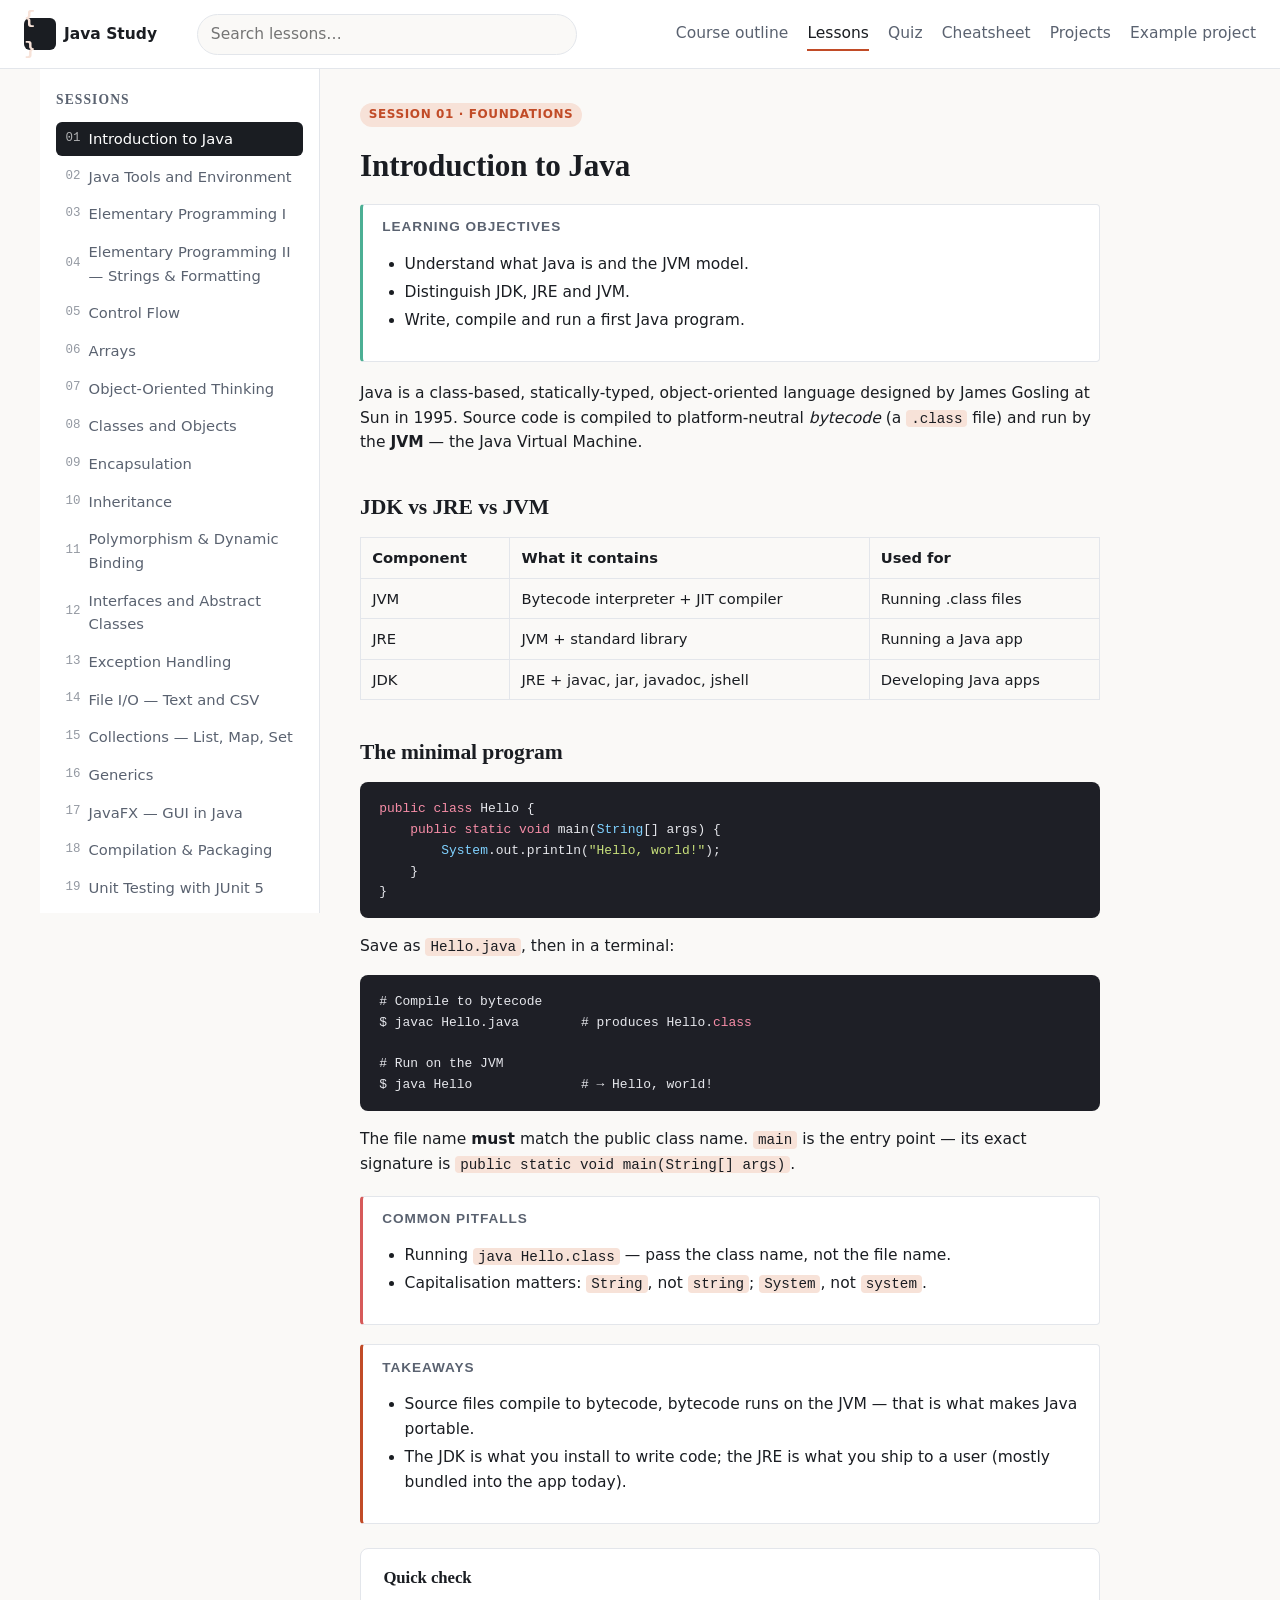
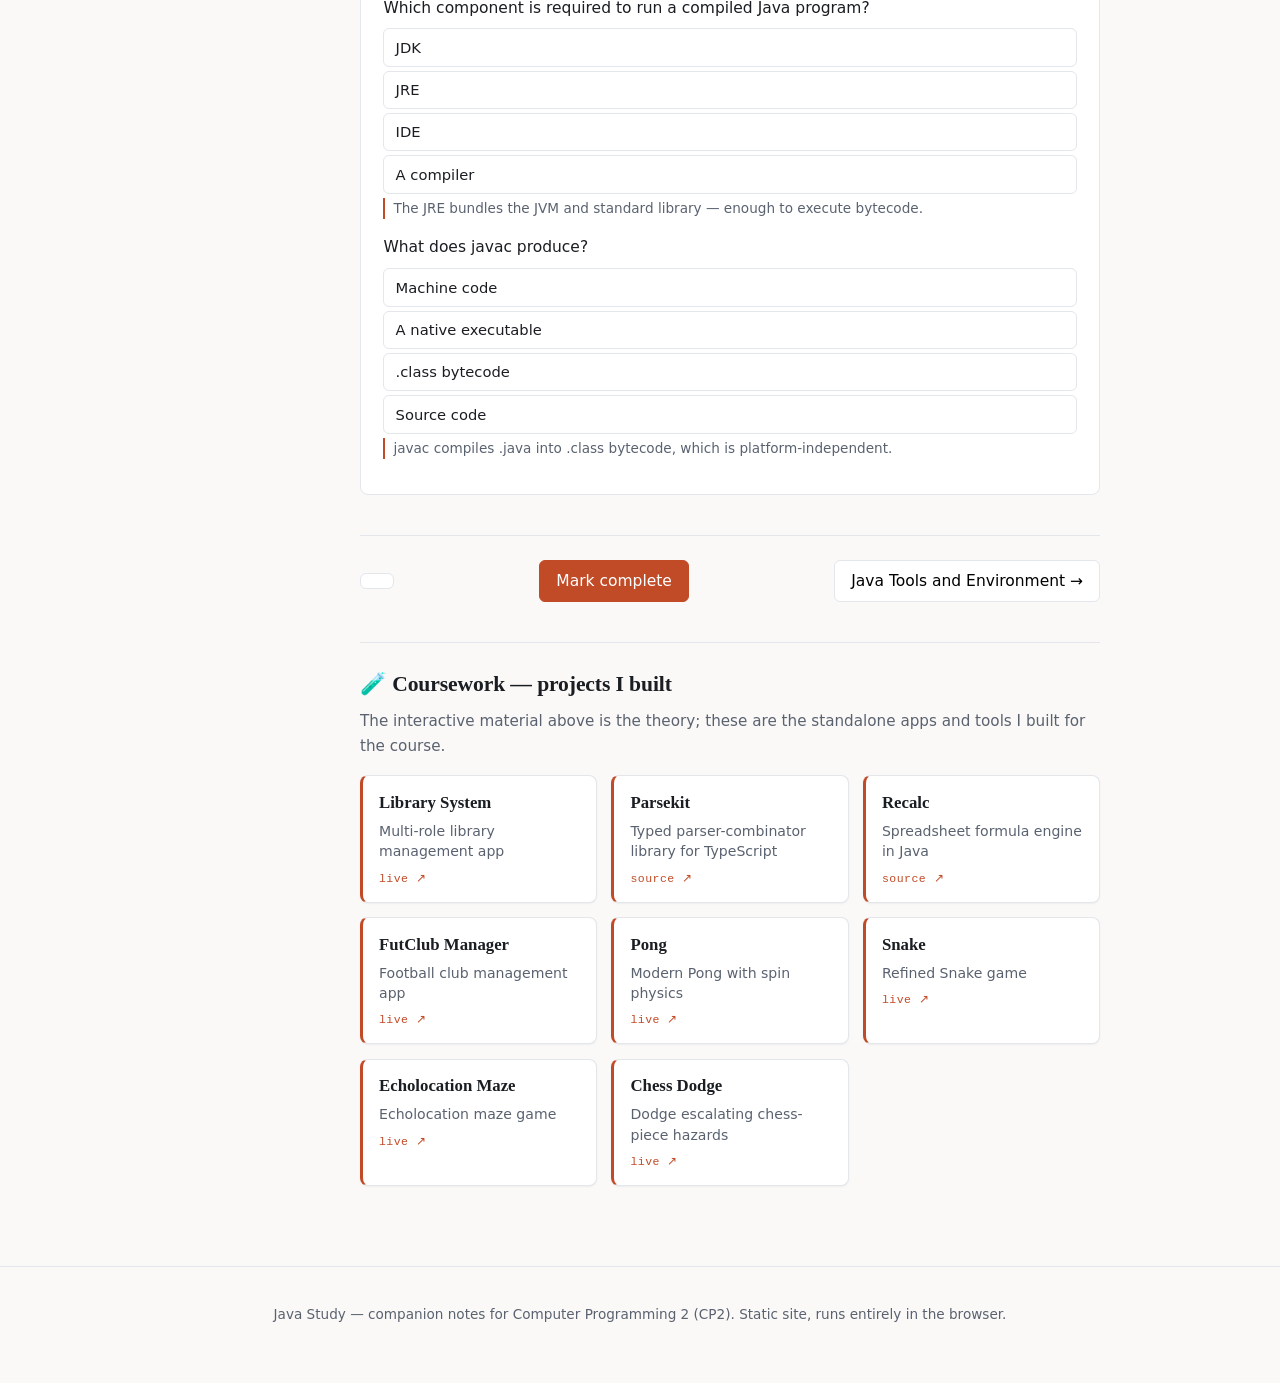
<file: index.html>
<!doctype html>
<html lang="en">
<head>
  <meta charset="utf-8" />
  <meta name="viewport" content="width=device-width, initial-scale=1" />
  <title>Java Study — Computer Programming 2</title>
  <link rel="stylesheet" href="css/styles.css" />
</head>
<body>
  <header id="topbar">
    <a href="#" class="brand">
      <span class="logo">{ }</span>
      <span>Java Study</span>
    </a>
    <div class="search">
      <input id="search" type="search" placeholder="Search lessons…" />
    </div>
    <nav>
      <a href="course.html" id="nav-course">Course outline</a>
      <a href="#" id="nav-lessons" class="active">Lessons</a>
      <a href="#quiz" id="nav-quiz">Quiz</a>
      <a href="#reference" id="nav-ref">Cheatsheet</a>
      <a href="#coursework" id="nav-coursework">Projects</a>
      <a href="./project.html" id="nav-project">Example project</a>
    </nav>
  </header>

  <div id="layout">
    <aside id="sidebar">
      <h2>Sessions</h2>
      <ol id="lesson-list"></ol>
      <div id="progress-box">
        <div class="bar"><div id="progress-fill"></div></div>
        <p id="progress-label">0 / 0 lessons complete</p>
        <button id="reset-progress">Reset progress</button>
      </div>
    </aside>

    <main id="main">
      <article id="lesson" class="view"></article>

      <section id="view-quiz" class="view" hidden>
        <h1>Quiz mode</h1>
        <p class="lede">Mixed questions across all the topics on the left. Twelve at a time, scored at the end.</p>
        <div id="quiz-root"></div>
      </section>

      <section id="view-reference" class="view" hidden>
        <h1>Quick reference</h1>
        <div id="reference-root"></div>
      </section>

      <section id="coursework">
        <h2>🧪 Coursework — projects I built</h2>
        <p class="muted">The interactive material above is the theory; these are the standalone apps and tools I built for the course.</p>
        <div class="proj-grid">
          <a class="proj-card" href="https://andreaisabelmontana.github.io/library-system/" target="_blank" rel="noopener"><b>Library System</b><span>Multi-role library management app</span></a>
          <a class="proj-card src" href="https://github.com/andreaisabelmontana/parsekit" target="_blank" rel="noopener"><b>Parsekit</b><span>Typed parser-combinator library for TypeScript</span></a>
          <a class="proj-card src" href="https://github.com/andreaisabelmontana/recalc" target="_blank" rel="noopener"><b>Recalc</b><span>Spreadsheet formula engine in Java</span></a>
          <a class="proj-card" href="https://andreaisabelmontana.github.io/futclub-manager/" target="_blank" rel="noopener"><b>FutClub Manager</b><span>Football club management app</span></a>
          <a class="proj-card" href="https://andreaisabelmontana.github.io/pong/" target="_blank" rel="noopener"><b>Pong</b><span>Modern Pong with spin physics</span></a>
          <a class="proj-card" href="https://andreaisabelmontana.github.io/snake/" target="_blank" rel="noopener"><b>Snake</b><span>Refined Snake game</span></a>
          <a class="proj-card" href="https://andreaisabelmontana.github.io/echolocation-maze/" target="_blank" rel="noopener"><b>Echolocation Maze</b><span>Echolocation maze game</span></a>
          <a class="proj-card" href="https://andreaisabelmontana.github.io/chess-dodge-game/" target="_blank" rel="noopener"><b>Chess Dodge</b><span>Dodge escalating chess-piece hazards</span></a>
        </div>
      </section>
    </main>
  </div>

  <footer>
    <p>Java Study — companion notes for Computer Programming 2 (CP2). Static site, runs entirely in the browser.</p>
  </footer>

  <div id="toast-root"></div>

  <script src="js/content.js"></script>
  <script src="js/quiz.js"></script>
  <script src="js/app.js"></script>
</body>
</html>
</file>
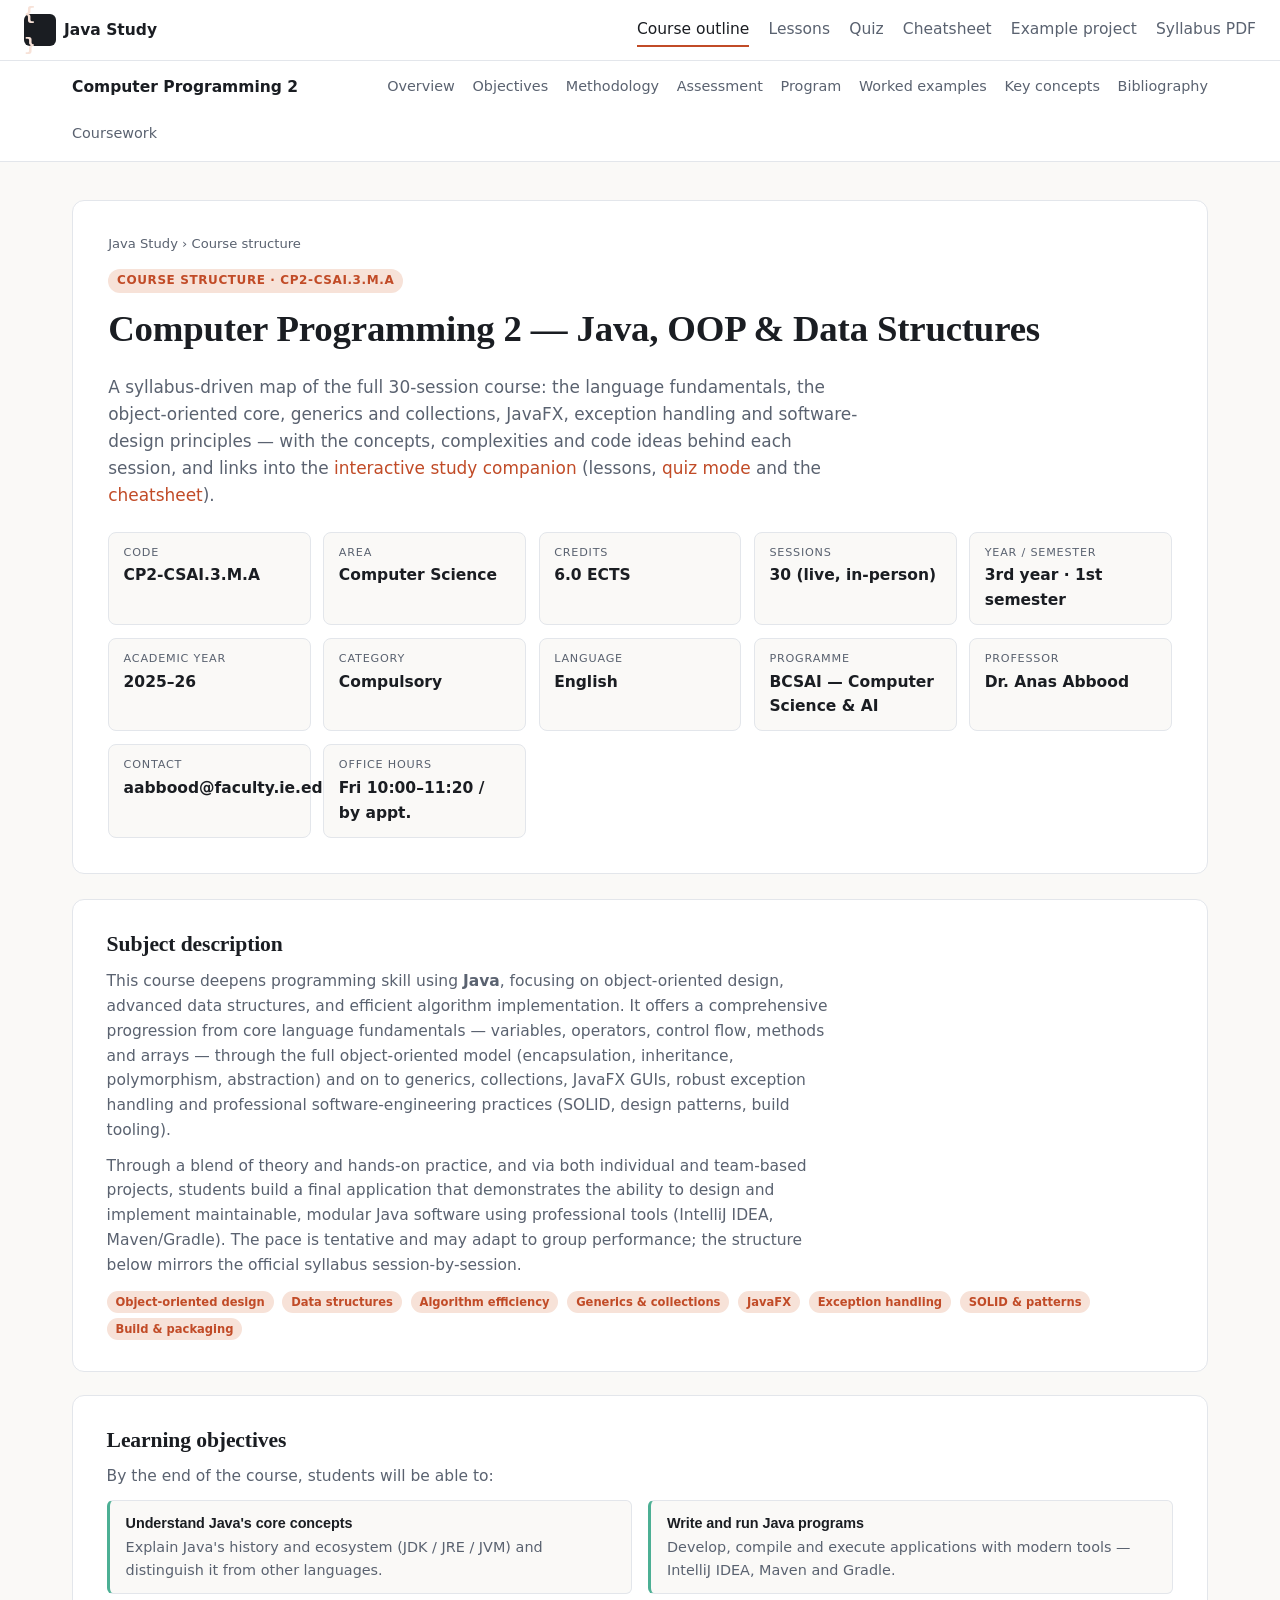
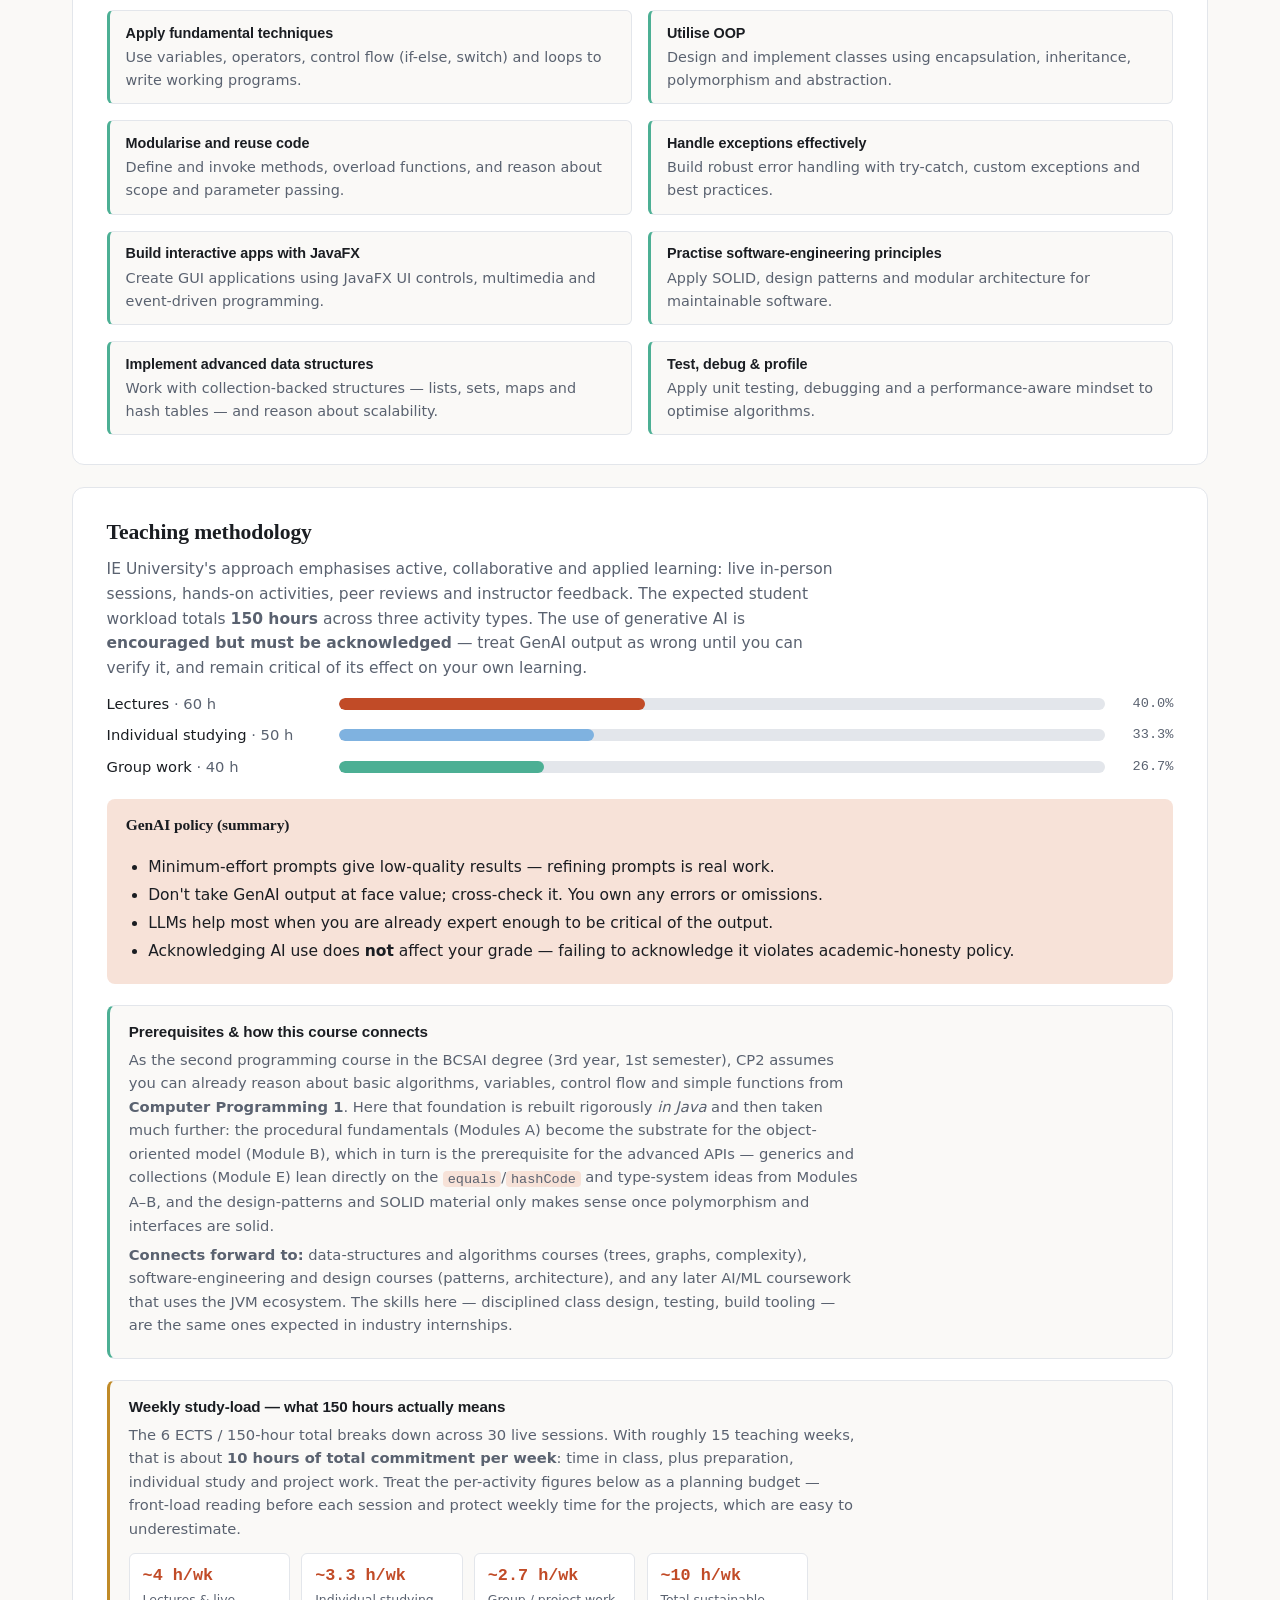
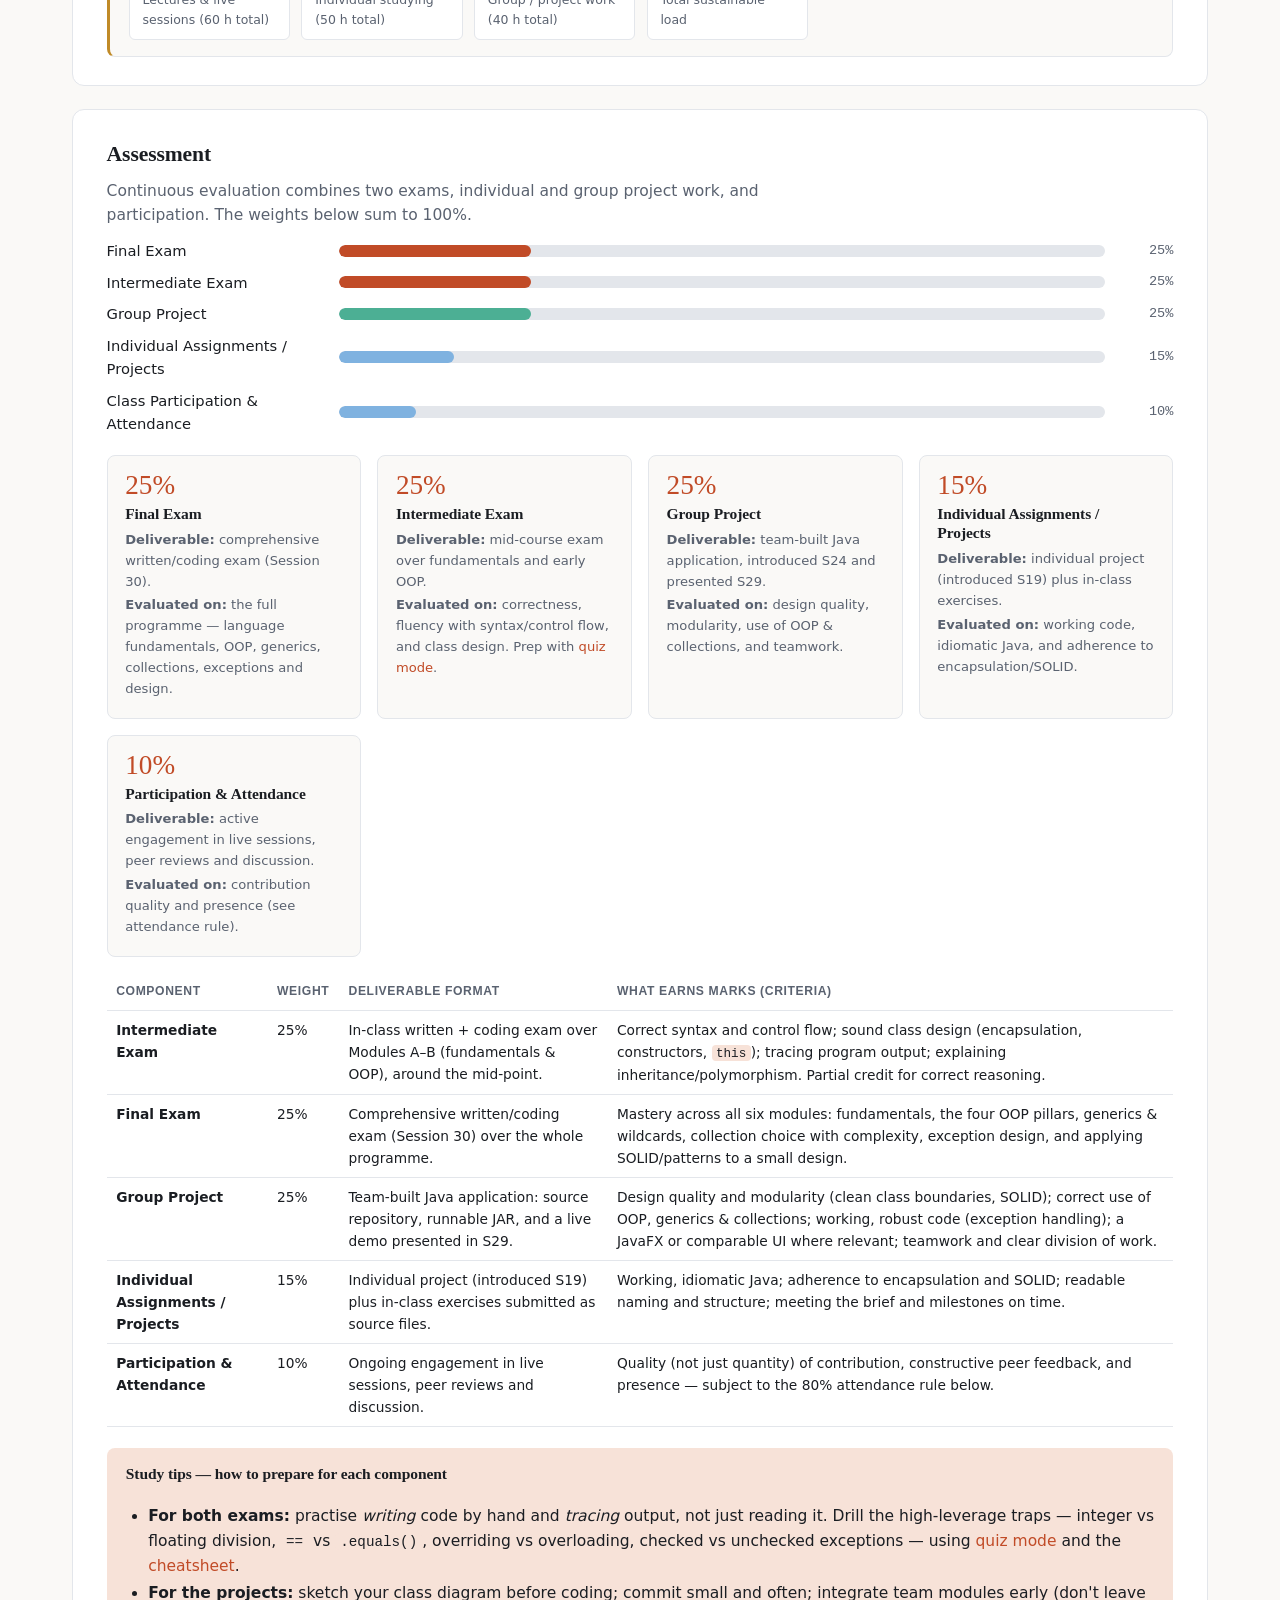
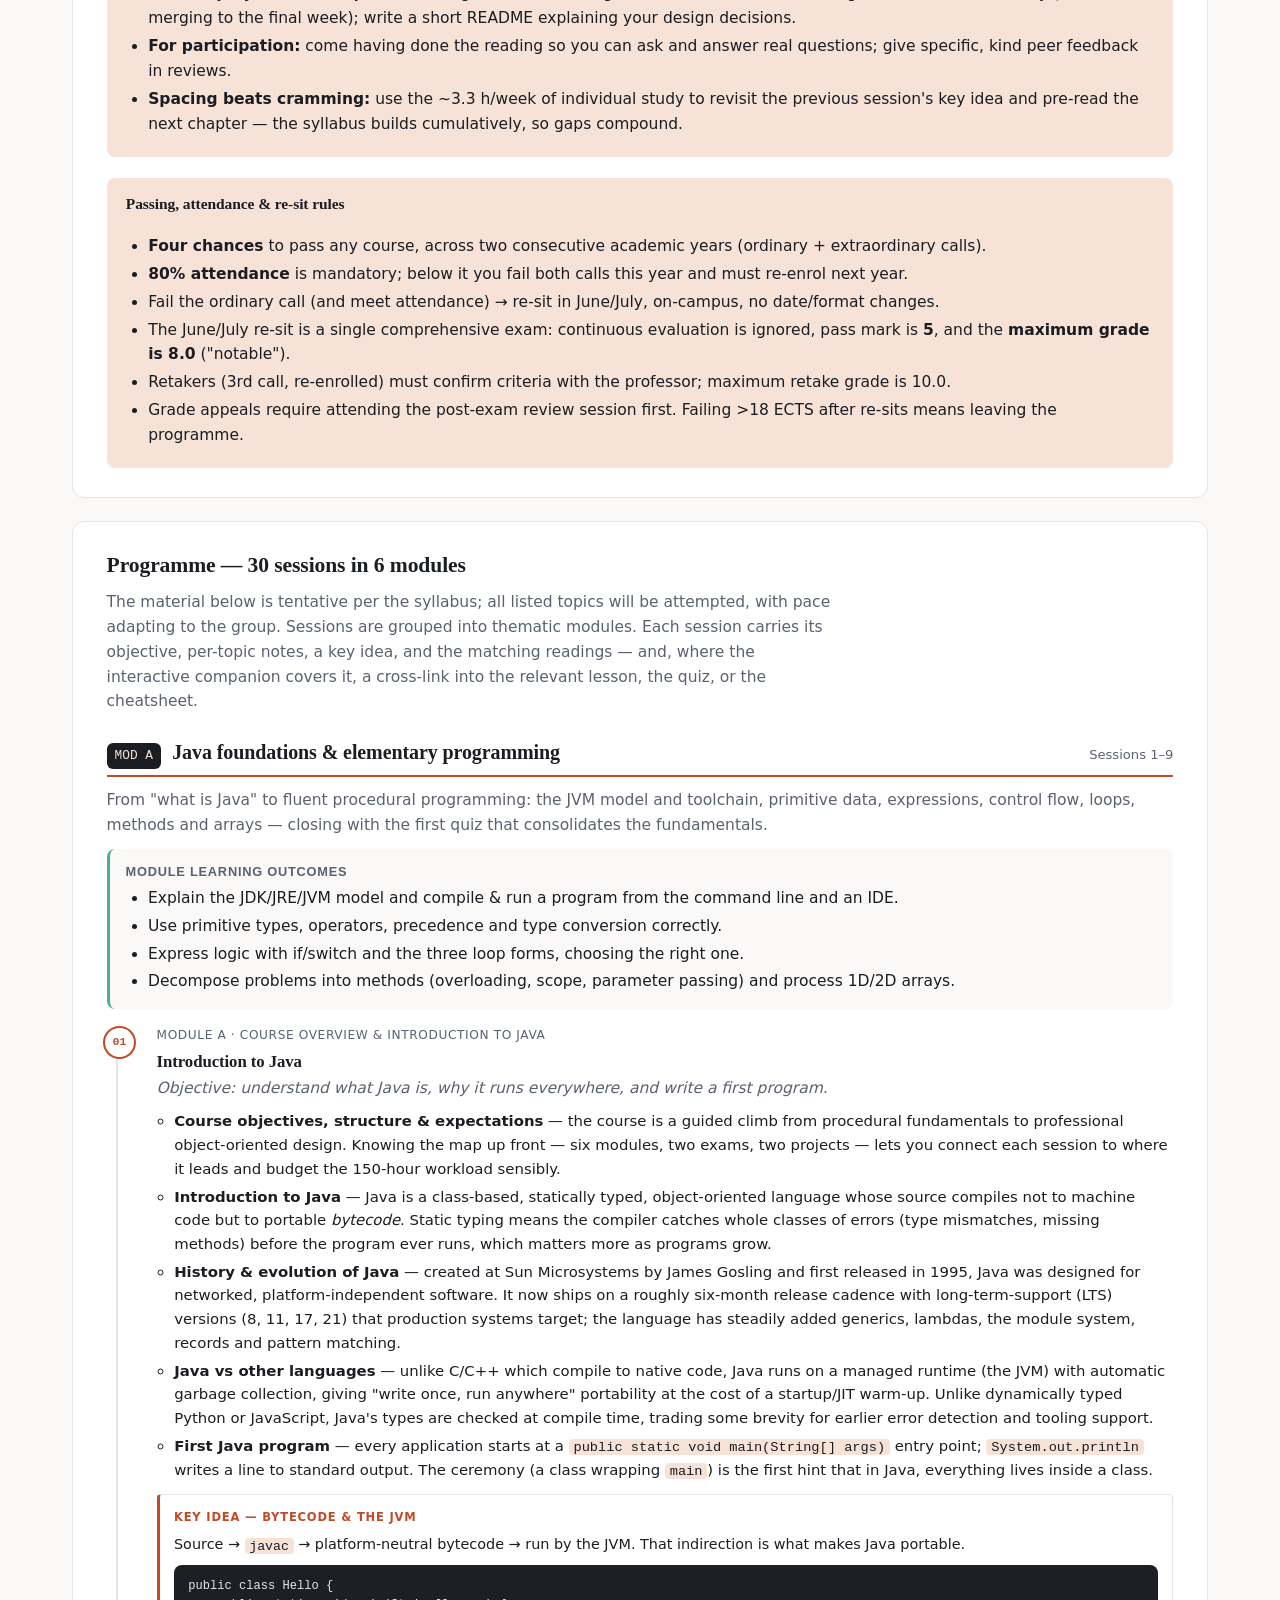
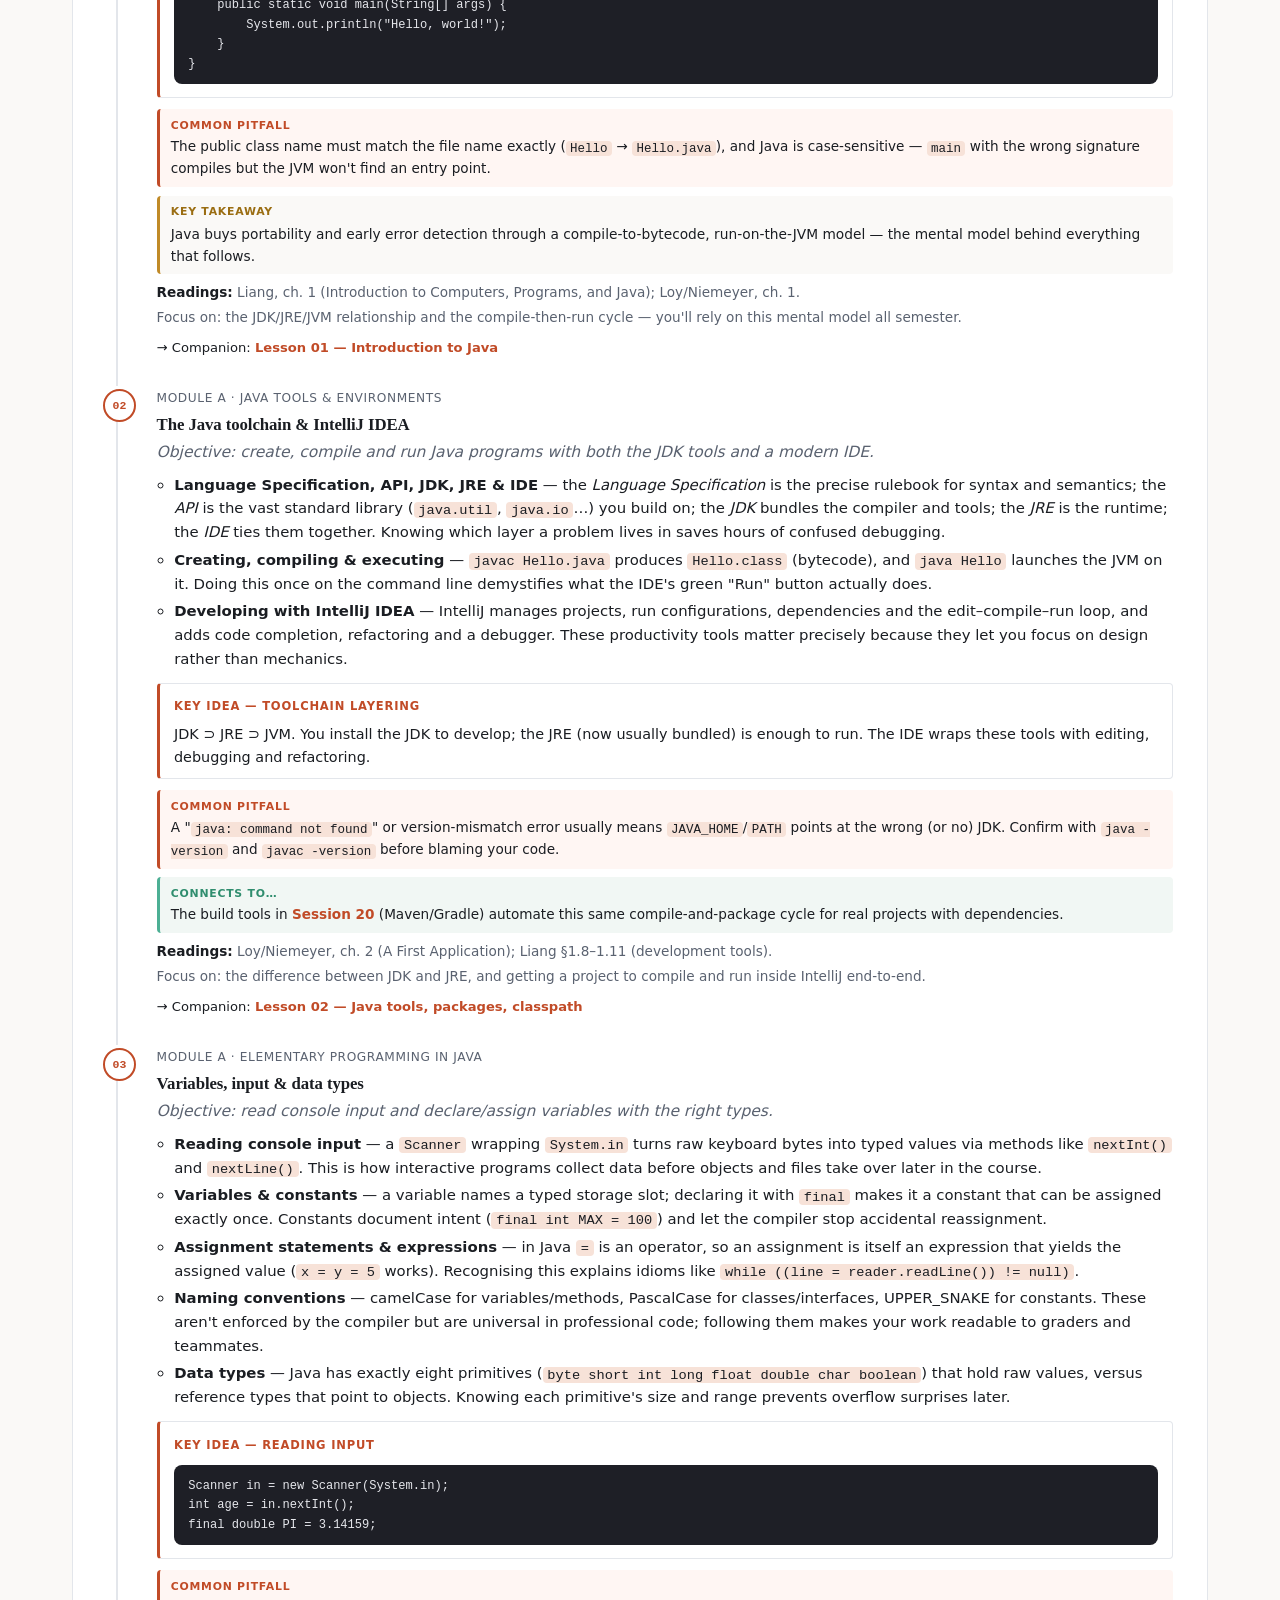
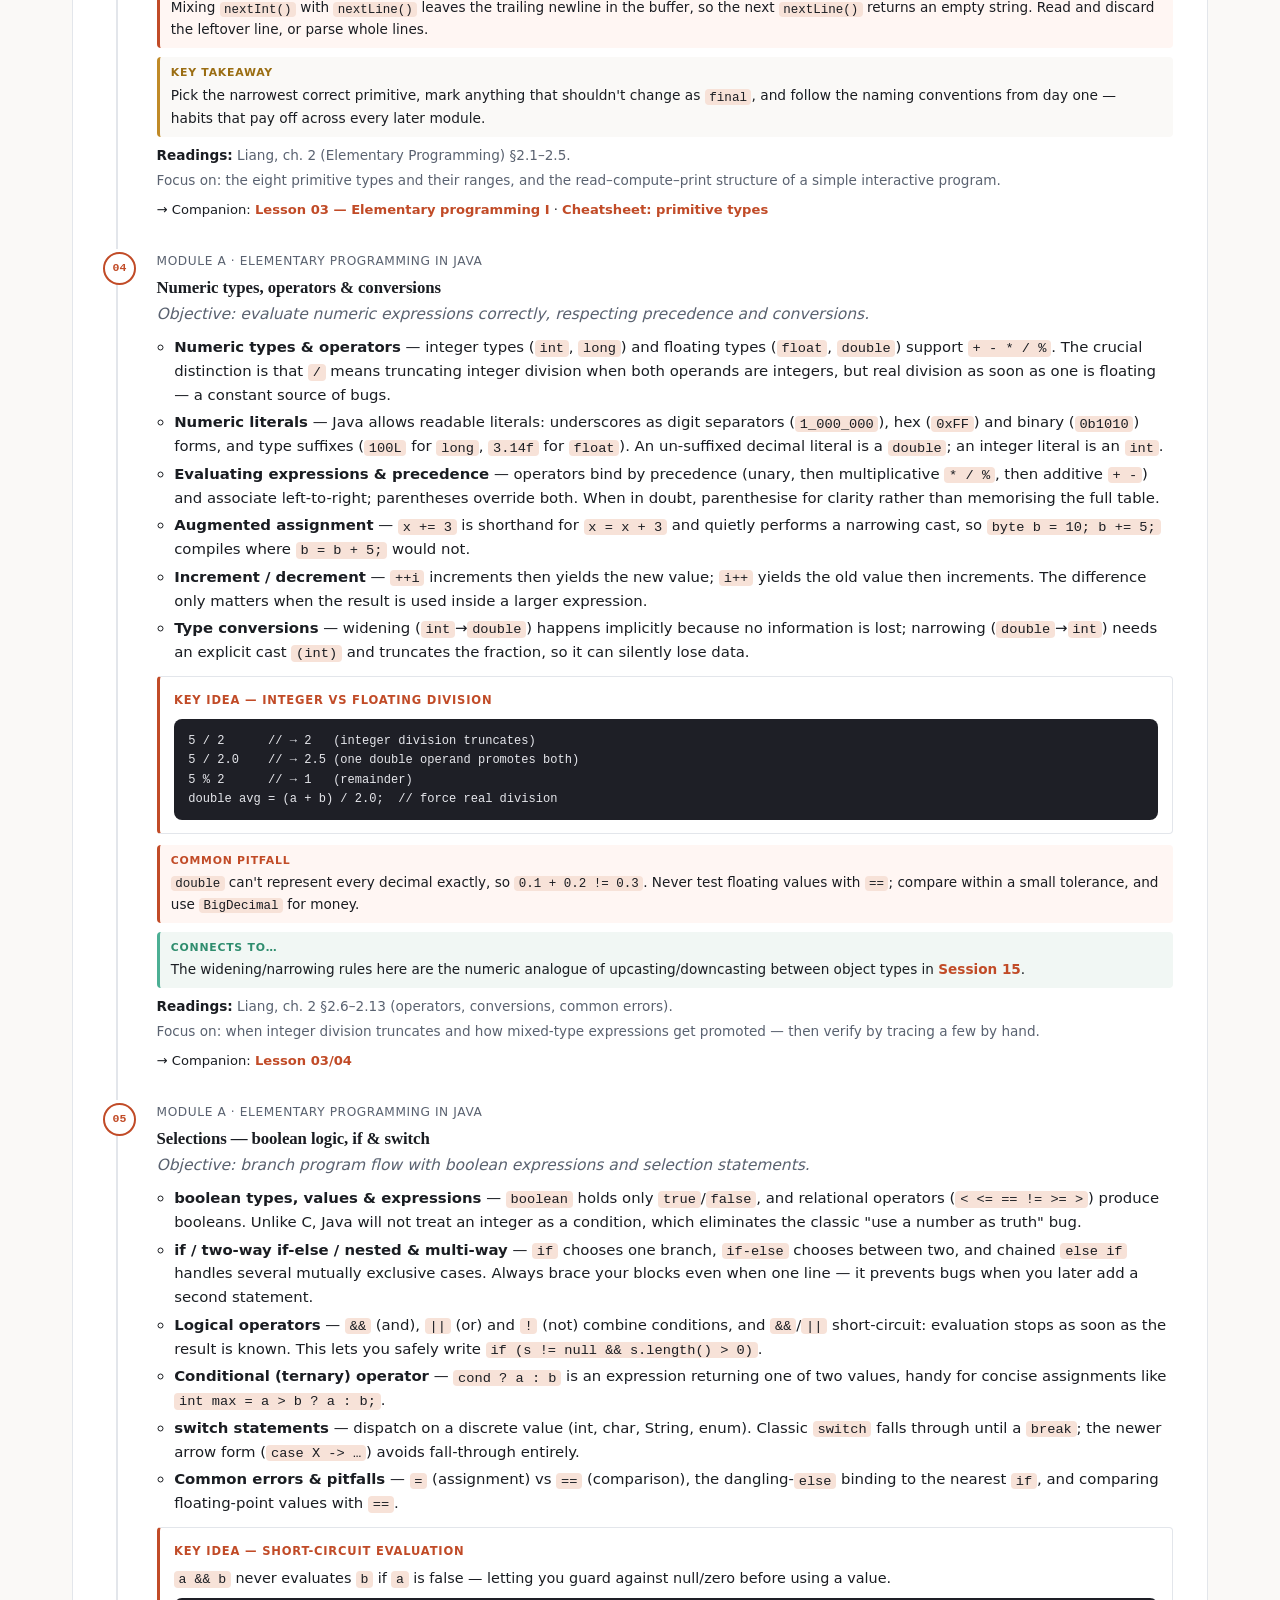
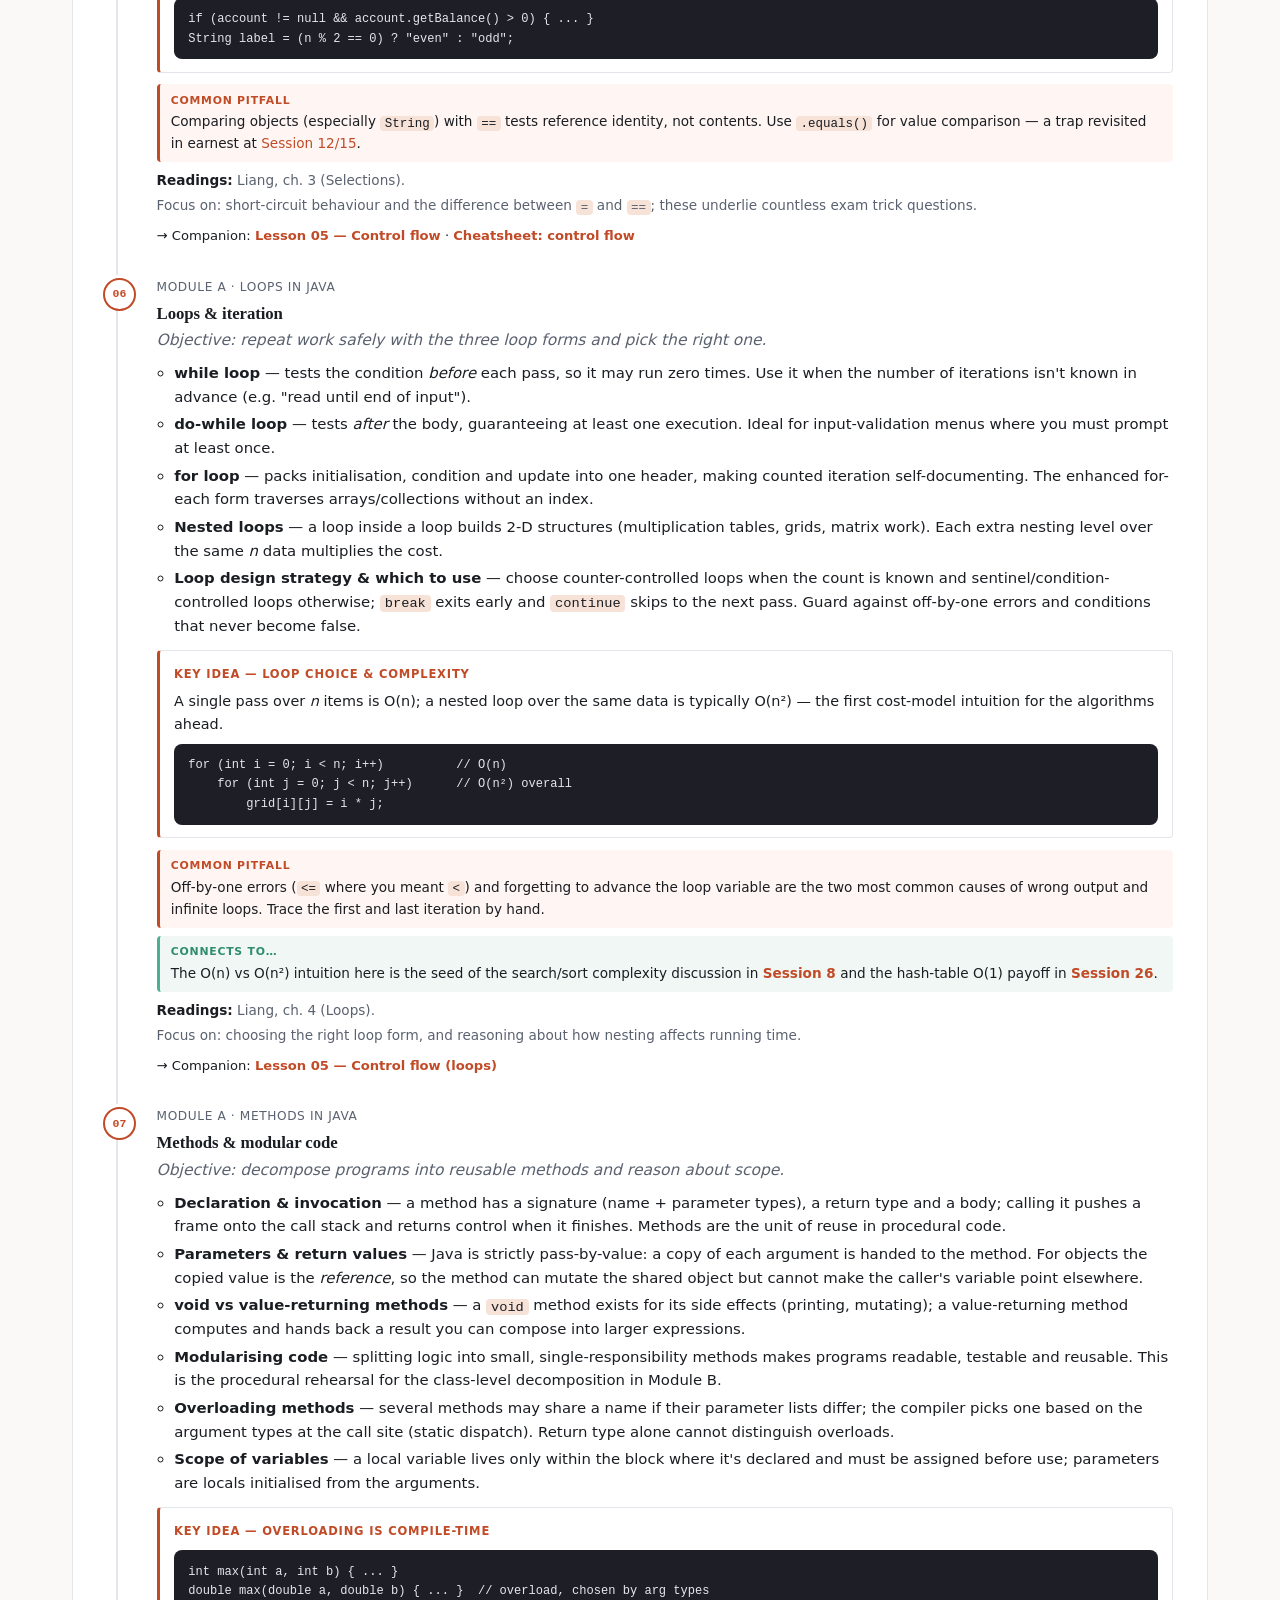
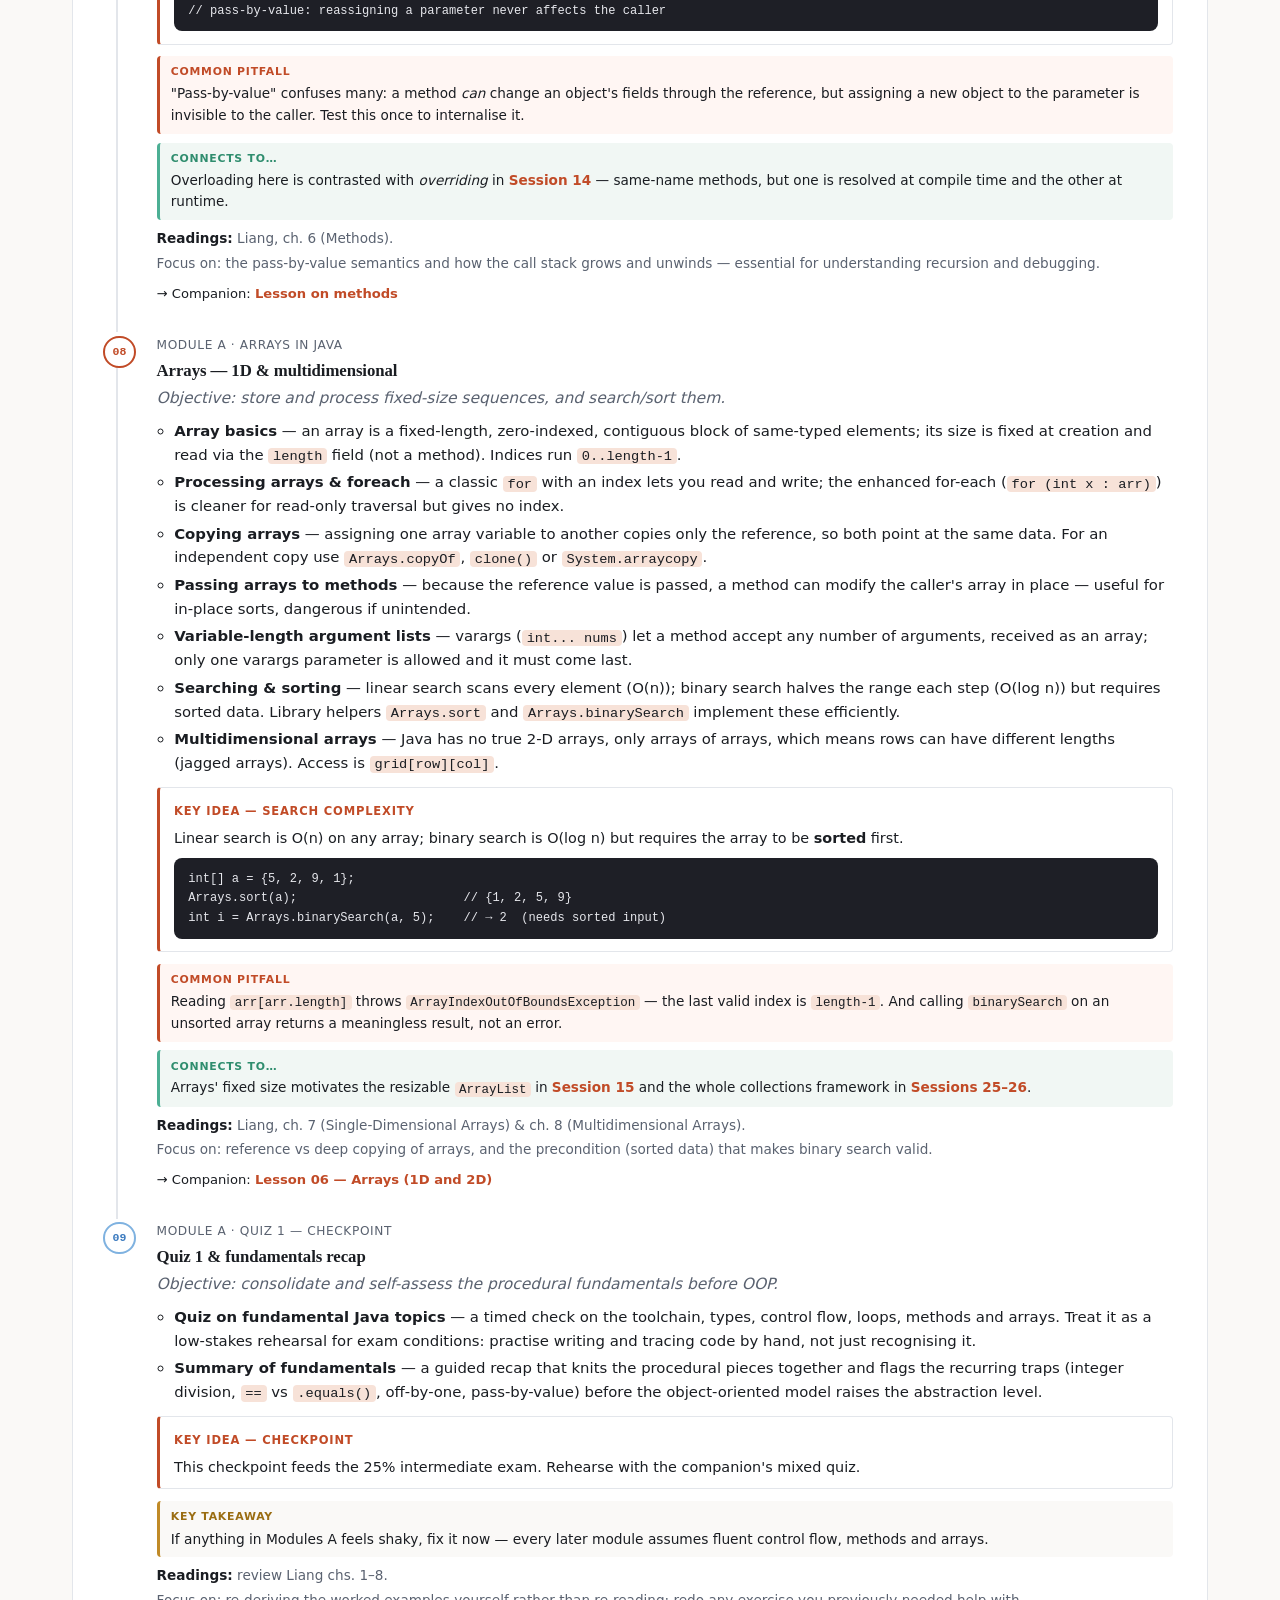
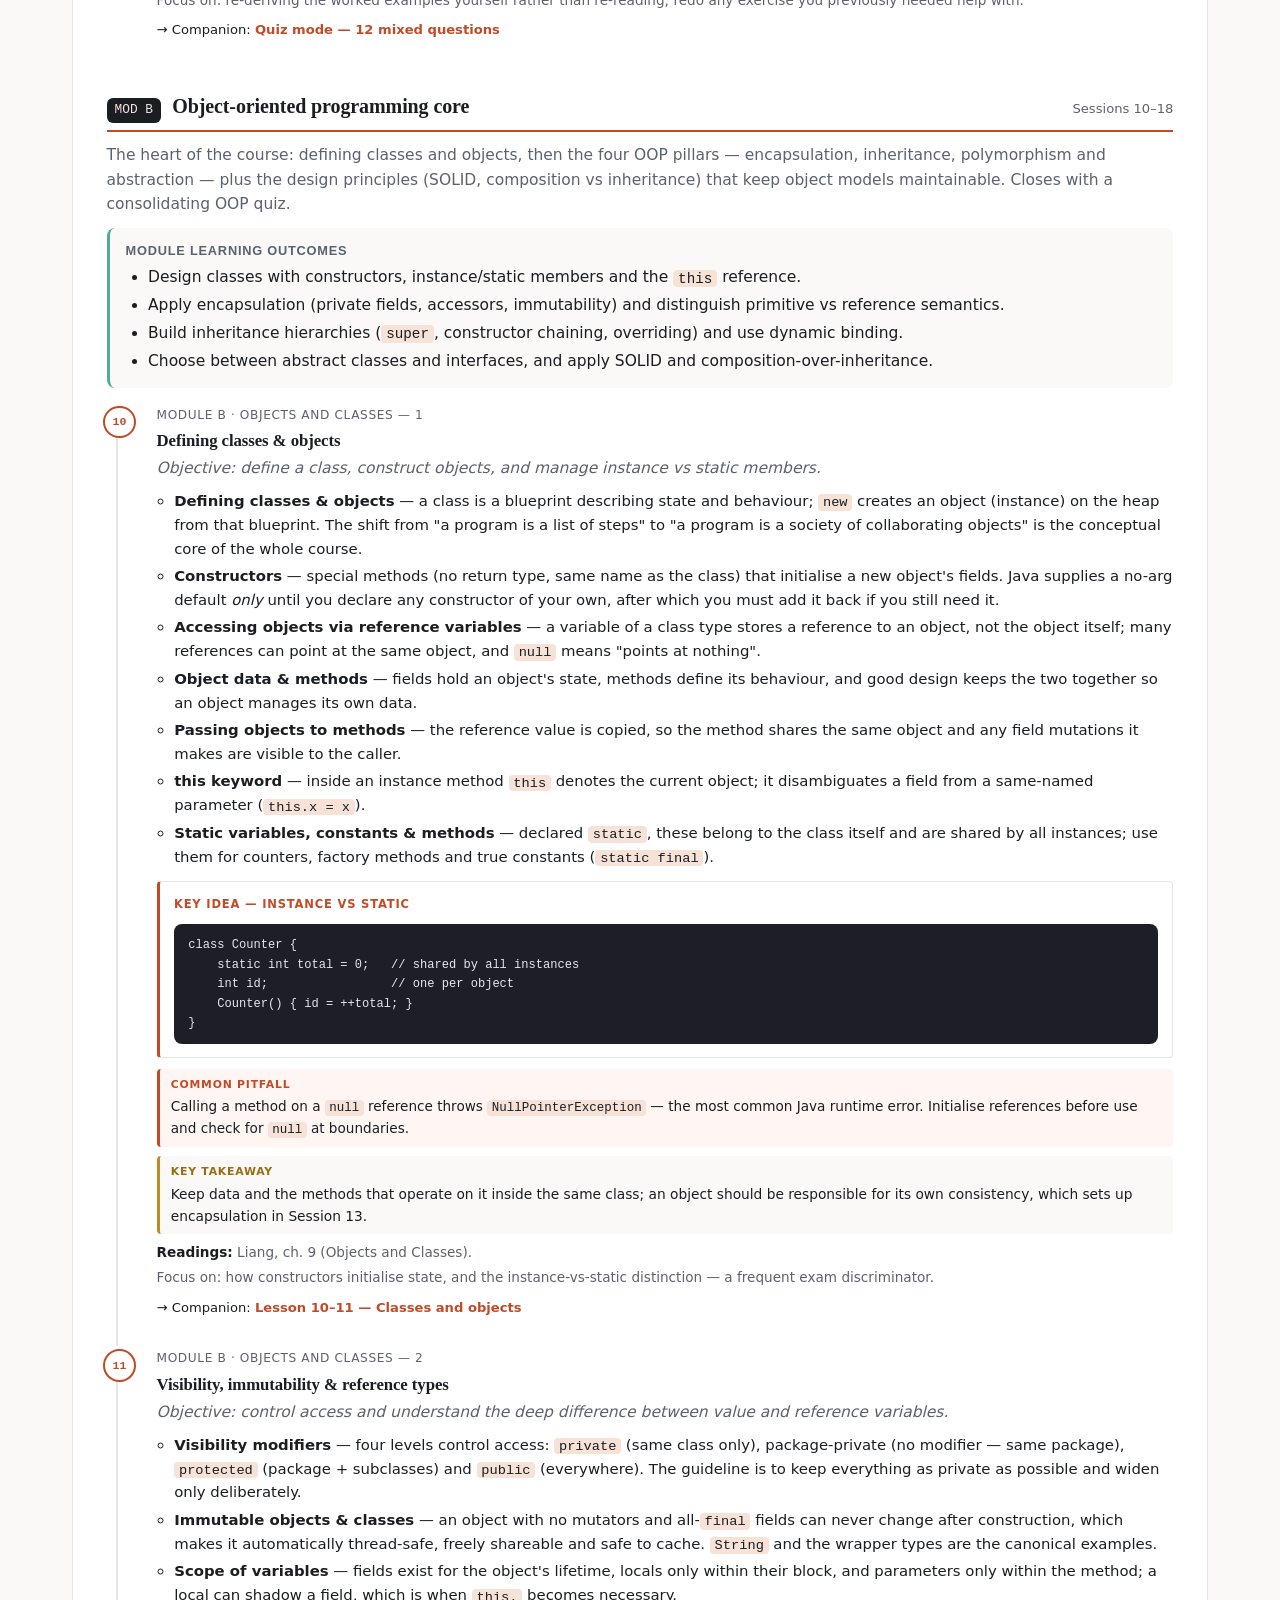
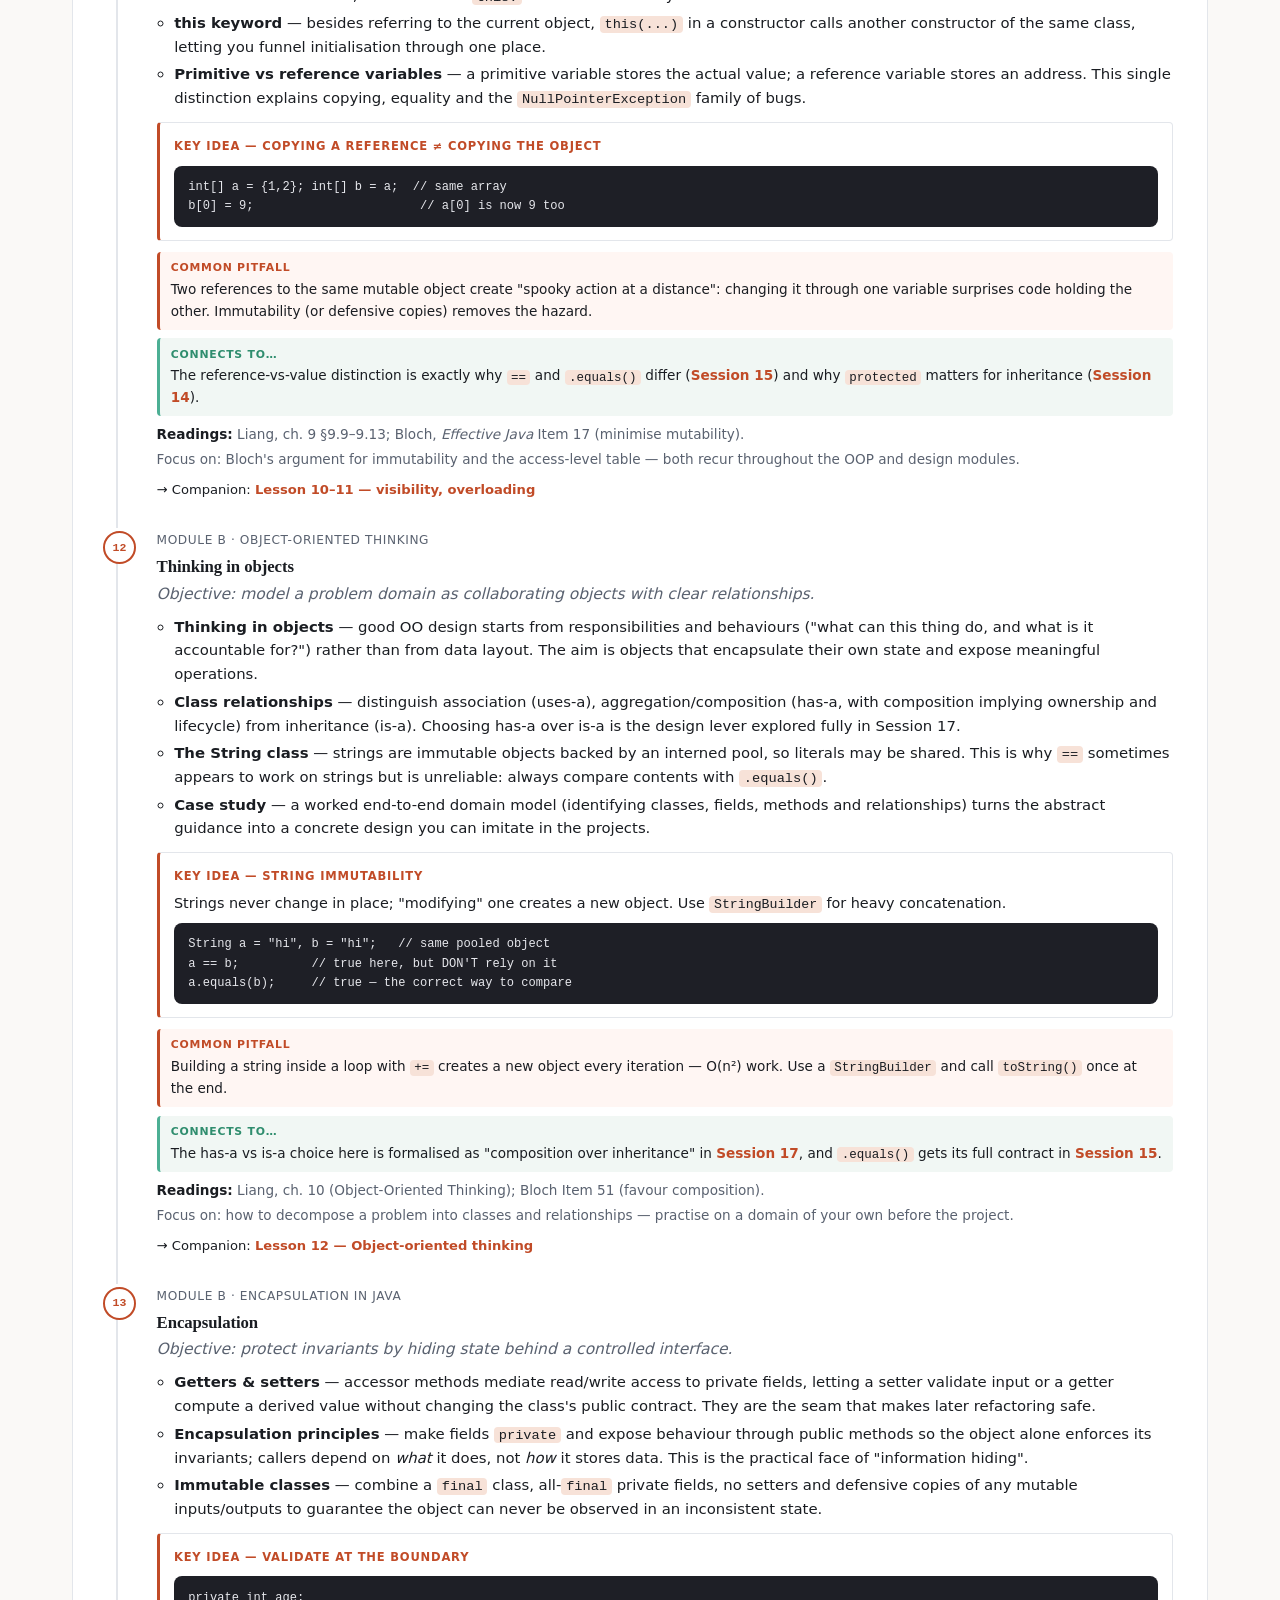
<file: course.html>
<!doctype html>
<html lang="en">
<head>
  <meta charset="utf-8" />
  <meta name="viewport" content="width=device-width, initial-scale=1" />
  <title>Course Structure — Computer Programming 2 (Java)</title>
  <meta name="description" content="Full syllabus-driven course structure for Computer Programming 2 (CP2) — Java, OOP and data structures. BCSAI, IE University. 30 sessions, 6 ECTS." />
  <link rel="stylesheet" href="css/styles.css" />
  <style>
    /* ===== course.html — page-specific layer, reuses tokens from styles.css ===== */
    #course-main { max-width: var(--max); margin: 0 auto; padding: 2.4rem 2rem 1rem; }
    .course-hero { background: var(--paper); border: 1px solid var(--line); border-radius: 12px; padding: 2rem 2.2rem; margin-bottom: 1.6rem; }
    .course-hero h1 { margin-top: 0; font-size: 2.3rem; }
    .course-hero .lede { color: var(--ink-2); font-size: 1.06rem; max-width: 70ch; }
    .crumb { font-size: .82rem; color: var(--ink-2); margin-bottom: .8rem; }
    .crumb a { color: var(--ink-2); }

    /* meta grid */
    .meta-grid { display: grid; grid-template-columns: repeat(auto-fill, minmax(180px, 1fr)); gap: .8rem; margin: 1.4rem 0 .2rem; }
    .meta-cell { background: var(--bg); border: 1px solid var(--line); border-radius: 8px; padding: .7rem .9rem; }
    .meta-cell .k { font-size: .7rem; text-transform: uppercase; letter-spacing: .07em; color: var(--ink-2); }
    .meta-cell .v { font-weight: 600; margin-top: .1rem; }

    /* section scaffolding */
    section.course-section { background: var(--paper); border: 1px solid var(--line); border-radius: 12px; padding: 1.8rem 2.1rem; margin: 1.4rem 0; scroll-margin-top: 70px; }
    section.course-section > h2 { margin-top: .1em; }
    .section-intro { color: var(--ink-2); max-width: 74ch; }

    /* on-page nav */
    #course-nav { position: sticky; top: 0; z-index: 20; background: rgba(255,255,255,.95); backdrop-filter: blur(6px); border-bottom: 1px solid var(--line); }
    #course-nav .inner { max-width: var(--max); margin: 0 auto; display: flex; gap: 1.1rem; flex-wrap: wrap; align-items: center; padding: .7rem 2rem; }
    #course-nav a { color: var(--ink-2); font-size: .9rem; padding: .15rem 0; border-bottom: 2px solid transparent; }
    #course-nav a:hover { color: var(--ink); text-decoration: none; border-color: var(--accent); }
    #course-nav .brand { margin-right: auto; }

    /* objectives split */
    .obj-cols { display: grid; grid-template-columns: 1fr 1fr; gap: 1rem; }
    @media (max-width: 760px) { .obj-cols { grid-template-columns: 1fr; } }
    .obj-card { background: var(--bg); border: 1px solid var(--line); border-left: 3px solid #4caf94; border-radius: 6px; padding: .7rem 1rem; }
    .obj-card h4 { margin: .1em 0 .3em; font-family: "Inter", sans-serif; font-size: .9rem; }
    .obj-card p { margin: 0; font-size: .9rem; color: var(--ink-2); }

    /* percentage bars */
    .pbar-row { display: grid; grid-template-columns: 220px 1fr 56px; align-items: center; gap: .8rem; margin: .5rem 0; }
    @media (max-width: 620px) { .pbar-row { grid-template-columns: 1fr; gap: .2rem; } }
    .pbar-label { font-size: .92rem; }
    .pbar-track { background: var(--line); height: 12px; border-radius: 999px; overflow: hidden; }
    .pbar-fill { height: 100%; background: var(--accent); border-radius: 999px; }
    .pbar-fill.alt { background: #4caf94; }
    .pbar-fill.alt2 { background: #7fb2e0; }
    .pbar-pct { font-family: "JetBrains Mono", Consolas, monospace; font-size: .85rem; text-align: right; color: var(--ink-2); }

    /* assessment component cards */
    .assess-grid { display: grid; grid-template-columns: repeat(auto-fill, minmax(250px, 1fr)); gap: 1rem; margin-top: 1.2rem; }
    .assess-card { background: var(--bg); border: 1px solid var(--line); border-radius: 8px; padding: 1rem 1.1rem; }
    .assess-card .pct { font-family: "Source Serif Pro", serif; font-size: 1.7rem; color: var(--accent); line-height: 1; }
    .assess-card h4 { margin: .3em 0 .35em; }
    .assess-card p { font-size: .86rem; color: var(--ink-2); margin: .2em 0; }
    .assess-card .how { font-size: .82rem; }

    .rule-box { background: var(--accent-soft); border-radius: 8px; padding: 1rem 1.2rem; margin-top: 1.3rem; }
    .rule-box h4 { margin-top: 0; }
    .rule-box ul { margin: .3em 0; }

    /* module + timeline */
    .module { margin: 1.6rem 0; }
    .module-head { display: flex; align-items: baseline; gap: .7rem; flex-wrap: wrap; border-bottom: 2px solid var(--accent); padding-bottom: .4rem; }
    .module-head .mod-num { font-family: "JetBrains Mono", Consolas, monospace; font-size: .8rem; background: var(--ink); color: var(--accent-soft); padding: .15rem .5rem; border-radius: 6px; }
    .module-head h3 { margin: 0; color: var(--ink); font-size: 1.25rem; }
    .module-head .span { font-size: .82rem; color: var(--ink-2); margin-left: auto; }
    .mod-overview { color: var(--ink-2); margin: .7rem 0; }
    .mod-outcomes { background: var(--bg); border-radius: 8px; padding: .7rem 1rem .7rem 1rem; border-left: 3px solid #4caf94; }
    .mod-outcomes h5 { margin: .1em 0 .3em; font-size: .8rem; text-transform: uppercase; letter-spacing: .06em; color: var(--ink-2); font-family: "Inter", sans-serif; }
    .mod-outcomes ul { margin: .2em 0; }

    .timeline { list-style: none; padding: 0; margin: 1.1rem 0 0; }
    .tl-item { position: relative; padding: 0 0 1.2rem 2.4rem; border-left: 2px solid var(--line); margin-left: .6rem; }
    .tl-item:last-child { border-left-color: transparent; }
    .tl-item::before { content: attr(data-n); position: absolute; left: -.95rem; top: 0; width: 1.8rem; height: 1.8rem; background: var(--paper); border: 2px solid var(--accent); color: var(--accent); border-radius: 50%; display: flex; align-items: center; justify-content: center; font-family: "JetBrains Mono", Consolas, monospace; font-size: .72rem; font-weight: 700; }
    .tl-item.is-quiz::before { border-color: #7fb2e0; color: #3c7bbf; }
    .tl-item.is-project::before { border-color: #c08a27; color: #9a6d12; }
    .tl-item h4 { margin: .1em 0 .2em; font-size: 1.05rem; }
    .tl-item .tl-meta { font-size: .76rem; text-transform: uppercase; letter-spacing: .05em; color: var(--ink-2); margin-bottom: .4rem; }
    .tl-objective { font-style: italic; color: var(--ink-2); margin: .2em 0 .6em; }
    .tl-topics { margin: .3em 0; padding-left: 1.1rem; }
    .tl-topics li { margin: .25em 0; font-size: .93rem; }
    .tl-topics li b { color: var(--ink); font-style: normal; }
    .keyidea { background: var(--paper); border: 1px solid var(--line); border-left: 3px solid var(--accent); border-radius: 4px; padding: .6rem .9rem; margin: .7rem 0; }
    .keyidea .kih { font-size: .72rem; text-transform: uppercase; letter-spacing: .07em; color: var(--accent); font-weight: 700; }
    .keyidea pre { margin: .5rem 0 .2rem; font-size: .82rem; padding: .7rem .9rem; }
    .readings { font-size: .85rem; color: var(--ink-2); margin: .5rem 0 0; }
    .readings b { color: var(--ink); }
    .xref { font-size: .82rem; margin-top: .5rem; }
    .xref a { font-weight: 600; }

    /* glossary */
    .glossary { display: grid; grid-template-columns: 1fr 1fr; gap: .2rem 1.6rem; }
    @media (max-width: 760px) { .glossary { grid-template-columns: 1fr; } }
    .glossary dt { font-weight: 700; margin-top: .7rem; font-family: "JetBrains Mono", Consolas, monospace; font-size: .9rem; color: var(--accent); }
    .glossary dd { margin: .1em 0 .2em; font-size: .9rem; color: var(--ink-2); }

    /* bibliography */
    .biblio { list-style: none; padding: 0; }
    .biblio li { background: var(--bg); border: 1px solid var(--line); border-radius: 8px; padding: .8rem 1rem; margin: .6rem 0; }
    .biblio .cite { font-weight: 600; }
    .biblio .note { font-size: .86rem; color: var(--ink-2); margin: .2em 0; }
    .biblio .where { font-size: .78rem; color: var(--accent); font-family: "JetBrains Mono", Consolas, monospace; }

    .pill-row { margin: .4rem 0 0; }
    .pill { display: inline-block; background: var(--accent-soft); color: var(--accent); font-size: .72rem; padding: .12rem .55rem; border-radius: 999px; font-weight: 600; margin: .15rem .25rem .15rem 0; }

    /* per-session deepening notes (reuse existing tokens) */
    .note { font-size: .85rem; margin: .55rem 0 0; padding: .45rem .7rem; border-radius: 4px; }
    .note .nh { font-size: .68rem; text-transform: uppercase; letter-spacing: .07em; font-weight: 700; display: block; margin-bottom: .15rem; }
    .note.pitfall { background: #fff6f3; border-left: 3px solid var(--accent); }
    .note.pitfall .nh { color: var(--accent); }
    .note.connects { background: #f1f7f4; border-left: 3px solid #4caf94; }
    .note.connects .nh { color: #2f8d6e; }
    .note.connects a { font-weight: 600; }
    .takeaway { font-size: .86rem; margin: .55rem 0 0; padding: .45rem .7rem; background: var(--bg); border-left: 3px solid #c08a27; border-radius: 4px; }
    .takeaway .nh { font-size: .68rem; text-transform: uppercase; letter-spacing: .07em; font-weight: 700; color: #9a6d12; display: block; margin-bottom: .15rem; }
    .readings .focus { display: block; margin-top: .2rem; color: var(--ink-2); }

    /* connect/prereq callout box */
    .connect-box { background: var(--bg); border: 1px solid var(--line); border-left: 3px solid #4caf94; border-radius: 8px; padding: 1rem 1.2rem; margin: 1.3rem 0 0; }
    .connect-box h4 { margin: 0 0 .4rem; font-family: "Inter", sans-serif; font-size: .95rem; }
    .connect-box p { color: var(--ink-2); font-size: .92rem; margin: .35rem 0; max-width: 78ch; }
    .study-load { display: grid; grid-template-columns: repeat(auto-fill, minmax(150px, 1fr)); gap: .7rem; margin-top: .8rem; }
    .study-load .sl { background: var(--paper); border: 1px solid var(--line); border-radius: 6px; padding: .55rem .8rem; }
    .study-load .sl .n { font-family: "JetBrains Mono", Consolas, monospace; font-weight: 700; color: var(--accent); font-size: 1.05rem; }
    .study-load .sl .l { font-size: .78rem; color: var(--ink-2); }

    /* rubric table */
    .rubric { width: 100%; border-collapse: collapse; margin-top: 1.1rem; font-size: .86rem; }
    .rubric th, .rubric td { text-align: left; padding: .5rem .6rem; border-bottom: 1px solid var(--line); vertical-align: top; }
    .rubric th { font-family: "Inter", sans-serif; font-size: .76rem; text-transform: uppercase; letter-spacing: .05em; color: var(--ink-2); }
    .rubric td b { color: var(--ink); }
    .tip-box { background: var(--accent-soft); border-radius: 8px; padding: 1rem 1.2rem; margin-top: 1.3rem; }
    .tip-box h4 { margin-top: 0; }
    .tip-box ul { margin: .3em 0; }

    /* coursework project grid */
    .proj-grid { display: grid; grid-template-columns: repeat(auto-fill, minmax(250px, 1fr)); gap: 1rem; margin-top: 1.3rem; }
    .proj-card { background: var(--bg); border: 1px solid var(--line); border-left: 3px solid var(--accent); border-radius: 8px; padding: 1rem 1.1rem; display: flex; flex-direction: column; gap: .35rem; }
    .proj-card .pname { font-family: "Source Serif Pro", serif; font-weight: 700; font-size: 1.08rem; color: var(--ink); }
    .proj-card p { font-size: .88rem; color: var(--ink-2); margin: 0; flex: 1; }
    .proj-card a.plink { font-size: .8rem; font-weight: 600; font-family: "JetBrains Mono", Consolas, monospace; }
    .proj-card a.plink::after { content: " ↗"; }

    /* worked examples — complete, compilable programs (reuse tokens) */
    .example { background: var(--bg); border: 1px solid var(--line); border-radius: 10px; padding: 1.2rem 1.4rem; margin: 1.3rem 0; }
    .example > h4 { margin: .1em 0 .2em; font-size: 1.08rem; }
    .example .ex-meta { font-size: .76rem; text-transform: uppercase; letter-spacing: .05em; color: var(--ink-2); margin-bottom: .5rem; }
    .example .ex-meta b { color: var(--accent); }
    .example .ex-lede { color: var(--ink-2); font-size: .93rem; margin: .2em 0 .6em; max-width: 80ch; }
    .example pre { font-size: .82rem; padding: .8rem 1rem; margin: .6rem 0; }
    .ex-out { margin: .6rem 0 0; }
    .ex-out .oh { font-size: .68rem; text-transform: uppercase; letter-spacing: .07em; font-weight: 700; color: #2f8d6e; display: block; margin-bottom: .15rem; }
    .ex-out pre { background: #f1f7f4; color: var(--ink); border: 1px solid #d6e8df; }

    /* binary-search visualiser — animates the algorithm from the worked examples (reuse tokens) */
    .viz { background: var(--bg); border: 1px solid var(--line); border-left: 3px solid #4caf94; border-radius: 10px; padding: 1.2rem 1.4rem; margin: 1.3rem 0; }
    .viz > h4 { margin: .1em 0 .2em; font-size: 1.08rem; }
    .viz .ex-meta { font-size: .76rem; text-transform: uppercase; letter-spacing: .05em; color: var(--ink-2); margin-bottom: .5rem; }
    .viz .ex-meta b { color: #2f8d6e; }
    .viz .ex-lede { color: var(--ink-2); font-size: .93rem; margin: .2em 0 .8em; max-width: 80ch; }
    .viz .ex-lede b { color: var(--ink); }
    .bsv-controls { display: flex; flex-wrap: wrap; align-items: center; gap: .6rem; margin-bottom: 1rem; }
    .bsv-target { font-size: .88rem; color: var(--ink-2); display: inline-flex; align-items: center; gap: .4rem; }
    .bsv-select { font: inherit; font-size: .9rem; padding: .3rem .5rem; border: 1px solid var(--line); border-radius: 6px; background: var(--paper); color: var(--ink); }
    .viz button { font: inherit; font-size: .85rem; padding: .35rem .9rem; }
    .viz button:disabled { opacity: .45; cursor: default; background: var(--paper); border-color: var(--line); }
    .bsv-array { display: flex; flex-wrap: wrap; gap: .4rem; margin: .4rem 0 .2rem; }
    .bsv-cell { position: relative; min-width: 2.7rem; flex: 0 0 auto; text-align: center; background: var(--paper); border: 1px solid var(--line); border-radius: 6px; padding: .85rem .2rem .3rem; transition: background .18s ease, border-color .18s ease, opacity .18s ease, transform .18s ease; }
    .bsv-cell .bsv-val { display: block; font-family: "JetBrains Mono", Consolas, monospace; font-weight: 700; font-size: .95rem; color: var(--ink); }
    .bsv-cell .bsv-idx { display: block; font-family: "JetBrains Mono", Consolas, monospace; font-size: .62rem; color: var(--ink-2); margin-top: .1rem; }
    .bsv-cell .bsv-ptr { position: absolute; top: -.05rem; left: 0; right: 0; font-family: "JetBrains Mono", Consolas, monospace; font-size: .58rem; font-weight: 700; letter-spacing: .03em; color: var(--accent); min-height: .8em; }
    .bsv-cell.out { opacity: .35; }
    .bsv-cell.in-range { border-color: #b9d8cb; background: #f1f7f4; }
    .bsv-cell.lo, .bsv-cell.hi { border-color: #7fb2e0; }
    .bsv-cell.mid { border-color: var(--accent); background: var(--accent-soft); transform: translateY(-2px); }
    .bsv-cell.found { border-color: #2f8d6e; background: #d8efe4; transform: translateY(-2px); }
    .bsv-status { font-size: .9rem; color: var(--ink-2); margin: .6rem 0 0; min-height: 1.4em; }
    .bsv-status code { font-size: .85em; }
    .viz noscript { display: block; font-size: .88rem; color: var(--ink-2); }
  </style>
</head>
<body>

  <!-- Site top bar (matches index.html) -->
  <header id="topbar">
    <a href="index.html" class="brand">
      <span class="logo">{ }</span>
      <span>Java Study</span>
    </a>
    <nav>
      <a href="course.html" class="active">Course outline</a>
      <a href="index.html">Lessons</a>
      <a href="index.html#quiz">Quiz</a>
      <a href="index.html#reference">Cheatsheet</a>
      <a href="./project.html">Example project</a>
      <a href="SYLLABUS.pdf">Syllabus PDF</a>
    </nav>
  </header>

  <!-- On-page section nav -->
  <nav id="course-nav">
    <div class="inner">
      <span class="brand" style="font-weight:700;color:var(--ink)">Computer Programming 2</span>
      <a href="#overview">Overview</a>
      <a href="#objectives">Objectives</a>
      <a href="#methodology">Methodology</a>
      <a href="#assessment">Assessment</a>
      <a href="#program">Program</a>
      <a href="#examples">Worked examples</a>
      <a href="#glossary">Key concepts</a>
      <a href="#bibliography">Bibliography</a>
      <a href="#coursework">Coursework</a>
    </div>
  </nav>

  <main id="course-main">

    <!-- ============================ HERO ============================ -->
    <div class="course-hero">
      <div class="crumb"><a href="index.html">Java Study</a> &rsaquo; Course structure</div>
      <span class="tag">Course structure · CP2-CSAI.3.M.A</span>
      <h1>Computer Programming 2 — Java, OOP &amp; Data Structures</h1>
      <p class="lede">A syllabus-driven map of the full 30-session course: the language fundamentals,
      the object-oriented core, generics and collections, JavaFX, exception handling and software-design
      principles — with the concepts, complexities and code ideas behind each session, and links into
      the <a href="index.html">interactive study companion</a> (lessons, <a href="index.html#quiz">quiz mode</a>
      and the <a href="index.html#reference">cheatsheet</a>).</p>

      <div class="meta-grid">
        <div class="meta-cell"><div class="k">Code</div><div class="v">CP2-CSAI.3.M.A</div></div>
        <div class="meta-cell"><div class="k">Area</div><div class="v">Computer Science</div></div>
        <div class="meta-cell"><div class="k">Credits</div><div class="v">6.0 ECTS</div></div>
        <div class="meta-cell"><div class="k">Sessions</div><div class="v">30 (live, in-person)</div></div>
        <div class="meta-cell"><div class="k">Year / Semester</div><div class="v">3rd year · 1st semester</div></div>
        <div class="meta-cell"><div class="k">Academic year</div><div class="v">2025–26</div></div>
        <div class="meta-cell"><div class="k">Category</div><div class="v">Compulsory</div></div>
        <div class="meta-cell"><div class="k">Language</div><div class="v">English</div></div>
        <div class="meta-cell"><div class="k">Programme</div><div class="v">BCSAI — Computer Science &amp; AI</div></div>
        <div class="meta-cell"><div class="k">Professor</div><div class="v">Dr. Anas Abbood</div></div>
        <div class="meta-cell"><div class="k">Contact</div><div class="v">aabbood@faculty.ie.edu</div></div>
        <div class="meta-cell"><div class="k">Office hours</div><div class="v">Fri 10:00–11:20 / by appt.</div></div>
      </div>
    </div>

    <!-- ========================== OVERVIEW ========================== -->
    <section id="overview" class="course-section">
      <h2>Subject description</h2>
      <p class="section-intro">This course deepens programming skill using <b>Java</b>, focusing on
      object-oriented design, advanced data structures, and efficient algorithm implementation. It offers
      a comprehensive progression from core language fundamentals — variables, operators, control flow,
      methods and arrays — through the full object-oriented model (encapsulation, inheritance, polymorphism,
      abstraction) and on to generics, collections, JavaFX GUIs, robust exception handling and professional
      software-engineering practices (SOLID, design patterns, build tooling).</p>
      <p class="section-intro">Through a blend of theory and hands-on practice, and via both individual and
      team-based projects, students build a final application that demonstrates the ability to design and
      implement maintainable, modular Java software using professional tools (IntelliJ IDEA, Maven/Gradle).
      The pace is tentative and may adapt to group performance; the structure below mirrors the official
      syllabus session-by-session.</p>
      <div class="pill-row">
        <span class="pill">Object-oriented design</span>
        <span class="pill">Data structures</span>
        <span class="pill">Algorithm efficiency</span>
        <span class="pill">Generics &amp; collections</span>
        <span class="pill">JavaFX</span>
        <span class="pill">Exception handling</span>
        <span class="pill">SOLID &amp; patterns</span>
        <span class="pill">Build &amp; packaging</span>
      </div>
    </section>

    <!-- ========================= OBJECTIVES ========================= -->
    <section id="objectives" class="course-section">
      <h2>Learning objectives</h2>
      <p class="section-intro">By the end of the course, students will be able to:</p>
      <div class="obj-cols">
        <div class="obj-card"><h4>Understand Java's core concepts</h4><p>Explain Java's history and ecosystem (JDK / JRE / JVM) and distinguish it from other languages.</p></div>
        <div class="obj-card"><h4>Write and run Java programs</h4><p>Develop, compile and execute applications with modern tools — IntelliJ IDEA, Maven and Gradle.</p></div>
        <div class="obj-card"><h4>Apply fundamental techniques</h4><p>Use variables, operators, control flow (if-else, switch) and loops to write working programs.</p></div>
        <div class="obj-card"><h4>Utilise OOP</h4><p>Design and implement classes using encapsulation, inheritance, polymorphism and abstraction.</p></div>
        <div class="obj-card"><h4>Modularise and reuse code</h4><p>Define and invoke methods, overload functions, and reason about scope and parameter passing.</p></div>
        <div class="obj-card"><h4>Handle exceptions effectively</h4><p>Build robust error handling with try-catch, custom exceptions and best practices.</p></div>
        <div class="obj-card"><h4>Build interactive apps with JavaFX</h4><p>Create GUI applications using JavaFX UI controls, multimedia and event-driven programming.</p></div>
        <div class="obj-card"><h4>Practise software-engineering principles</h4><p>Apply SOLID, design patterns and modular architecture for maintainable software.</p></div>
        <div class="obj-card"><h4>Implement advanced data structures</h4><p>Work with collection-backed structures — lists, sets, maps and hash tables — and reason about scalability.</p></div>
        <div class="obj-card"><h4>Test, debug &amp; profile</h4><p>Apply unit testing, debugging and a performance-aware mindset to optimise algorithms.</p></div>
      </div>
    </section>

    <!-- ======================== METHODOLOGY ========================= -->
    <section id="methodology" class="course-section">
      <h2>Teaching methodology</h2>
      <p class="section-intro">IE University's approach emphasises active, collaborative and applied learning:
      live in-person sessions, hands-on activities, peer reviews and instructor feedback. The expected
      student workload totals <b>150 hours</b> across three activity types. The use of generative AI is
      <b>encouraged but must be acknowledged</b> — treat GenAI output as wrong until you can verify it, and
      remain critical of its effect on your own learning.</p>

      <div class="pbar-row">
        <div class="pbar-label">Lectures <span style="color:var(--ink-2)">· 60 h</span></div>
        <div class="pbar-track"><div class="pbar-fill" style="width:40%"></div></div>
        <div class="pbar-pct">40.0%</div>
      </div>
      <div class="pbar-row">
        <div class="pbar-label">Individual studying <span style="color:var(--ink-2)">· 50 h</span></div>
        <div class="pbar-track"><div class="pbar-fill alt2" style="width:33.3%"></div></div>
        <div class="pbar-pct">33.3%</div>
      </div>
      <div class="pbar-row">
        <div class="pbar-label">Group work <span style="color:var(--ink-2)">· 40 h</span></div>
        <div class="pbar-track"><div class="pbar-fill alt" style="width:26.7%"></div></div>
        <div class="pbar-pct">26.7%</div>
      </div>

      <div class="rule-box">
        <h4>GenAI policy (summary)</h4>
        <ul>
          <li>Minimum-effort prompts give low-quality results — refining prompts is real work.</li>
          <li>Don't take GenAI output at face value; cross-check it. You own any errors or omissions.</li>
          <li>LLMs help most when you are already expert enough to be critical of the output.</li>
          <li>Acknowledging AI use does <b>not</b> affect your grade — failing to acknowledge it violates academic-honesty policy.</li>
        </ul>
      </div>

      <div class="connect-box">
        <h4>Prerequisites &amp; how this course connects</h4>
        <p>As the second programming course in the BCSAI degree (3rd year, 1st semester), CP2 assumes you can already
        reason about basic algorithms, variables, control flow and simple functions from <b>Computer Programming 1</b>.
        Here that foundation is rebuilt rigorously <em>in Java</em> and then taken much further: the procedural fundamentals
        (Modules A) become the substrate for the object-oriented model (Module B), which in turn is the prerequisite for the
        advanced APIs — generics and collections (Module E) lean directly on the <code>equals</code>/<code>hashCode</code> and
        type-system ideas from Modules A–B, and the design-patterns and SOLID material only makes sense once polymorphism and
        interfaces are solid.</p>
        <p><b>Connects forward to:</b> data-structures and algorithms courses (trees, graphs, complexity), software-engineering
        and design courses (patterns, architecture), and any later AI/ML coursework that uses the JVM ecosystem.
        The skills here — disciplined class design, testing, build tooling — are the same ones expected in industry internships.</p>
      </div>

      <div class="connect-box" style="border-left-color:#c08a27">
        <h4>Weekly study-load — what 150 hours actually means</h4>
        <p>The 6 ECTS / 150-hour total breaks down across 30 live sessions. With roughly 15 teaching weeks, that is about
        <b>10 hours of total commitment per week</b>: time in class, plus preparation, individual study and project work.
        Treat the per-activity figures below as a planning budget — front-load reading before each session and protect
        weekly time for the projects, which are easy to underestimate.</p>
        <div class="study-load">
          <div class="sl"><div class="n">~4 h/wk</div><div class="l">Lectures &amp; live sessions (60 h total)</div></div>
          <div class="sl"><div class="n">~3.3 h/wk</div><div class="l">Individual studying (50 h total)</div></div>
          <div class="sl"><div class="n">~2.7 h/wk</div><div class="l">Group / project work (40 h total)</div></div>
          <div class="sl"><div class="n">~10 h/wk</div><div class="l">Total sustainable load</div></div>
        </div>
      </div>
    </section>

    <!-- ======================== ASSESSMENT ========================== -->
    <section id="assessment" class="course-section">
      <h2>Assessment</h2>
      <p class="section-intro">Continuous evaluation combines two exams, individual and group project work,
      and participation. The weights below sum to 100%.</p>

      <div class="pbar-row">
        <div class="pbar-label">Final Exam</div>
        <div class="pbar-track"><div class="pbar-fill" style="width:25%"></div></div>
        <div class="pbar-pct">25%</div>
      </div>
      <div class="pbar-row">
        <div class="pbar-label">Intermediate Exam</div>
        <div class="pbar-track"><div class="pbar-fill" style="width:25%"></div></div>
        <div class="pbar-pct">25%</div>
      </div>
      <div class="pbar-row">
        <div class="pbar-label">Group Project</div>
        <div class="pbar-track"><div class="pbar-fill alt" style="width:25%"></div></div>
        <div class="pbar-pct">25%</div>
      </div>
      <div class="pbar-row">
        <div class="pbar-label">Individual Assignments / Projects</div>
        <div class="pbar-track"><div class="pbar-fill alt2" style="width:15%"></div></div>
        <div class="pbar-pct">15%</div>
      </div>
      <div class="pbar-row">
        <div class="pbar-label">Class Participation &amp; Attendance</div>
        <div class="pbar-track"><div class="pbar-fill alt2" style="width:10%"></div></div>
        <div class="pbar-pct">10%</div>
      </div>

      <div class="assess-grid">
        <div class="assess-card">
          <div class="pct">25%</div><h4>Final Exam</h4>
          <p class="how"><b>Deliverable:</b> comprehensive written/coding exam (Session 30).</p>
          <p class="how"><b>Evaluated on:</b> the full programme — language fundamentals, OOP, generics, collections, exceptions and design.</p>
        </div>
        <div class="assess-card">
          <div class="pct">25%</div><h4>Intermediate Exam</h4>
          <p class="how"><b>Deliverable:</b> mid-course exam over fundamentals and early OOP.</p>
          <p class="how"><b>Evaluated on:</b> correctness, fluency with syntax/control flow, and class design. Prep with <a href="index.html#quiz">quiz mode</a>.</p>
        </div>
        <div class="assess-card">
          <div class="pct">25%</div><h4>Group Project</h4>
          <p class="how"><b>Deliverable:</b> team-built Java application, introduced S24 and presented S29.</p>
          <p class="how"><b>Evaluated on:</b> design quality, modularity, use of OOP &amp; collections, and teamwork.</p>
        </div>
        <div class="assess-card">
          <div class="pct">15%</div><h4>Individual Assignments / Projects</h4>
          <p class="how"><b>Deliverable:</b> individual project (introduced S19) plus in-class exercises.</p>
          <p class="how"><b>Evaluated on:</b> working code, idiomatic Java, and adherence to encapsulation/SOLID.</p>
        </div>
        <div class="assess-card">
          <div class="pct">10%</div><h4>Participation &amp; Attendance</h4>
          <p class="how"><b>Deliverable:</b> active engagement in live sessions, peer reviews and discussion.</p>
          <p class="how"><b>Evaluated on:</b> contribution quality and presence (see attendance rule).</p>
        </div>
      </div>

      <table class="rubric">
        <thead><tr><th>Component</th><th>Weight</th><th>Deliverable format</th><th>What earns marks (criteria)</th></tr></thead>
        <tbody>
          <tr>
            <td><b>Intermediate Exam</b></td><td>25%</td>
            <td>In-class written + coding exam over Modules A–B (fundamentals &amp; OOP), around the mid-point.</td>
            <td>Correct syntax and control flow; sound class design (encapsulation, constructors, <code>this</code>); tracing program output; explaining inheritance/polymorphism. Partial credit for correct reasoning.</td>
          </tr>
          <tr>
            <td><b>Final Exam</b></td><td>25%</td>
            <td>Comprehensive written/coding exam (Session 30) over the whole programme.</td>
            <td>Mastery across all six modules: fundamentals, the four OOP pillars, generics &amp; wildcards, collection choice with complexity, exception design, and applying SOLID/patterns to a small design.</td>
          </tr>
          <tr>
            <td><b>Group Project</b></td><td>25%</td>
            <td>Team-built Java application: source repository, runnable JAR, and a live demo presented in S29.</td>
            <td>Design quality and modularity (clean class boundaries, SOLID); correct use of OOP, generics &amp; collections; working, robust code (exception handling); a JavaFX or comparable UI where relevant; teamwork and clear division of work.</td>
          </tr>
          <tr>
            <td><b>Individual Assignments / Projects</b></td><td>15%</td>
            <td>Individual project (introduced S19) plus in-class exercises submitted as source files.</td>
            <td>Working, idiomatic Java; adherence to encapsulation and SOLID; readable naming and structure; meeting the brief and milestones on time.</td>
          </tr>
          <tr>
            <td><b>Participation &amp; Attendance</b></td><td>10%</td>
            <td>Ongoing engagement in live sessions, peer reviews and discussion.</td>
            <td>Quality (not just quantity) of contribution, constructive peer feedback, and presence — subject to the 80% attendance rule below.</td>
          </tr>
        </tbody>
      </table>

      <div class="tip-box">
        <h4>Study tips — how to prepare for each component</h4>
        <ul>
          <li><b>For both exams:</b> practise <em>writing</em> code by hand and <em>tracing</em> output, not just reading it. Drill the high-leverage traps — integer vs floating division, <code>==</code> vs <code>.equals()</code>, overriding vs overloading, checked vs unchecked exceptions — using <a href="index.html#quiz">quiz mode</a> and the <a href="index.html#reference">cheatsheet</a>.</li>
          <li><b>For the projects:</b> sketch your class diagram before coding; commit small and often; integrate team modules early (don't leave merging to the final week); write a short README explaining your design decisions.</li>
          <li><b>For participation:</b> come having done the reading so you can ask and answer real questions; give specific, kind peer feedback in reviews.</li>
          <li><b>Spacing beats cramming:</b> use the ~3.3 h/week of individual study to revisit the previous session's key idea and pre-read the next chapter — the syllabus builds cumulatively, so gaps compound.</li>
        </ul>
      </div>

      <div class="rule-box">
        <h4>Passing, attendance &amp; re-sit rules</h4>
        <ul>
          <li><b>Four chances</b> to pass any course, across two consecutive academic years (ordinary + extraordinary calls).</li>
          <li><b>80% attendance</b> is mandatory; below it you fail both calls this year and must re-enrol next year.</li>
          <li>Fail the ordinary call (and meet attendance) &rarr; re-sit in June/July, on-campus, no date/format changes.</li>
          <li>The June/July re-sit is a single comprehensive exam: continuous evaluation is ignored, pass mark is <b>5</b>, and the <b>maximum grade is 8.0</b> ("notable").</li>
          <li>Retakers (3rd call, re-enrolled) must confirm criteria with the professor; maximum retake grade is 10.0.</li>
          <li>Grade appeals require attending the post-exam review session first. Failing &gt;18 ECTS after re-sits means leaving the programme.</li>
        </ul>
      </div>
    </section>

    <!-- ========================== PROGRAM =========================== -->
    <section id="program" class="course-section">
      <h2>Programme — 30 sessions in 6 modules</h2>
      <p class="section-intro">The material below is tentative per the syllabus; all listed topics will be
      attempted, with pace adapting to the group. Sessions are grouped into thematic modules. Each session
      carries its objective, per-topic notes, a key idea, and the matching readings — and, where the
      interactive companion covers it, a cross-link into the relevant lesson, the quiz, or the cheatsheet.</p>

      <!-- ===== MODULE A — Foundations ===== -->
      <div class="module">
        <div class="module-head">
          <span class="mod-num">MOD A</span>
          <h3>Java foundations &amp; elementary programming</h3>
          <span class="span">Sessions 1–9</span>
        </div>
        <p class="mod-overview">From "what is Java" to fluent procedural programming: the JVM model and toolchain,
        primitive data, expressions, control flow, loops, methods and arrays — closing with the first quiz that
        consolidates the fundamentals.</p>
        <div class="mod-outcomes"><h5>Module learning outcomes</h5><ul>
          <li>Explain the JDK/JRE/JVM model and compile &amp; run a program from the command line and an IDE.</li>
          <li>Use primitive types, operators, precedence and type conversion correctly.</li>
          <li>Express logic with if/switch and the three loop forms, choosing the right one.</li>
          <li>Decompose problems into methods (overloading, scope, parameter passing) and process 1D/2D arrays.</li>
        </ul></div>

        <ol class="timeline">
          <li class="tl-item" data-n="01">
            <div class="tl-meta">Module A · Course Overview &amp; Introduction to Java</div>
            <h4>Introduction to Java</h4>
            <p class="tl-objective">Objective: understand what Java is, why it runs everywhere, and write a first program.</p>
            <ul class="tl-topics">
              <li><b>Course objectives, structure &amp; expectations</b> — the course is a guided climb from procedural fundamentals to professional object-oriented design. Knowing the map up front — six modules, two exams, two projects — lets you connect each session to where it leads and budget the 150-hour workload sensibly.</li>
              <li><b>Introduction to Java</b> — Java is a class-based, statically typed, object-oriented language whose source compiles not to machine code but to portable <em>bytecode</em>. Static typing means the compiler catches whole classes of errors (type mismatches, missing methods) before the program ever runs, which matters more as programs grow.</li>
              <li><b>History &amp; evolution of Java</b> — created at Sun Microsystems by James Gosling and first released in 1995, Java was designed for networked, platform-independent software. It now ships on a roughly six-month release cadence with long-term-support (LTS) versions (8, 11, 17, 21) that production systems target; the language has steadily added generics, lambdas, the module system, records and pattern matching.</li>
              <li><b>Java vs other languages</b> — unlike C/C++ which compile to native code, Java runs on a managed runtime (the JVM) with automatic garbage collection, giving "write once, run anywhere" portability at the cost of a startup/JIT warm-up. Unlike dynamically typed Python or JavaScript, Java's types are checked at compile time, trading some brevity for earlier error detection and tooling support.</li>
              <li><b>First Java program</b> — every application starts at a <code>public static void main(String[] args)</code> entry point; <code>System.out.println</code> writes a line to standard output. The ceremony (a class wrapping <code>main</code>) is the first hint that in Java, everything lives inside a class.</li>
            </ul>
            <div class="keyidea"><span class="kih">Key idea — bytecode &amp; the JVM</span>
              <p style="margin:.3em 0 0;font-size:.9rem">Source &rarr; <code>javac</code> &rarr; platform-neutral bytecode &rarr; run by the JVM. That indirection is what makes Java portable.</p>
              <pre><code>public class Hello {
    public static void main(String[] args) {
        System.out.println("Hello, world!");
    }
}</code></pre>
            </div>
            <div class="note pitfall"><span class="nh">Common pitfall</span>The public class name must match the file name exactly (<code>Hello</code> &rarr; <code>Hello.java</code>), and Java is case-sensitive — <code>main</code> with the wrong signature compiles but the JVM won't find an entry point.</div>
            <div class="takeaway"><span class="nh">Key takeaway</span>Java buys portability and early error detection through a compile-to-bytecode, run-on-the-JVM model — the mental model behind everything that follows.</div>
            <p class="readings"><b>Readings:</b> Liang, ch. 1 (Introduction to Computers, Programs, and Java); Loy/Niemeyer, ch. 1.
              <span class="focus">Focus on: the JDK/JRE/JVM relationship and the compile-then-run cycle — you'll rely on this mental model all semester.</span></p>
            <p class="xref">&rarr; Companion: <a href="index.html">Lesson 01 — Introduction to Java</a></p>
          </li>

          <li class="tl-item" data-n="02">
            <div class="tl-meta">Module A · Java tools &amp; environments</div>
            <h4>The Java toolchain &amp; IntelliJ IDEA</h4>
            <p class="tl-objective">Objective: create, compile and run Java programs with both the JDK tools and a modern IDE.</p>
            <ul class="tl-topics">
              <li><b>Language Specification, API, JDK, JRE &amp; IDE</b> — the <em>Language Specification</em> is the precise rulebook for syntax and semantics; the <em>API</em> is the vast standard library (<code>java.util</code>, <code>java.io</code>…) you build on; the <em>JDK</em> bundles the compiler and tools; the <em>JRE</em> is the runtime; the <em>IDE</em> ties them together. Knowing which layer a problem lives in saves hours of confused debugging.</li>
              <li><b>Creating, compiling &amp; executing</b> — <code>javac Hello.java</code> produces <code>Hello.class</code> (bytecode), and <code>java Hello</code> launches the JVM on it. Doing this once on the command line demystifies what the IDE's green "Run" button actually does.</li>
              <li><b>Developing with IntelliJ IDEA</b> — IntelliJ manages projects, run configurations, dependencies and the edit–compile–run loop, and adds code completion, refactoring and a debugger. These productivity tools matter precisely because they let you focus on design rather than mechanics.</li>
            </ul>
            <div class="keyidea"><span class="kih">Key idea — toolchain layering</span>
              <p style="margin:.3em 0 0;font-size:.9rem">JDK ⊃ JRE ⊃ JVM. You install the JDK to develop; the JRE (now usually bundled) is enough to run. The IDE wraps these tools with editing, debugging and refactoring.</p>
            </div>
            <div class="note pitfall"><span class="nh">Common pitfall</span>A "<code>java: command not found</code>" or version-mismatch error usually means <code>JAVA_HOME</code>/<code>PATH</code> points at the wrong (or no) JDK. Confirm with <code>java -version</code> and <code>javac -version</code> before blaming your code.</div>
            <div class="note connects"><span class="nh">Connects to…</span>The build tools in <a href="#program">Session 20</a> (Maven/Gradle) automate this same compile-and-package cycle for real projects with dependencies.</div>
            <p class="readings"><b>Readings:</b> Loy/Niemeyer, ch. 2 (A First Application); Liang §1.8–1.11 (development tools).
              <span class="focus">Focus on: the difference between JDK and JRE, and getting a project to compile and run inside IntelliJ end-to-end.</span></p>
            <p class="xref">&rarr; Companion: <a href="index.html">Lesson 02 — Java tools, packages, classpath</a></p>
          </li>

          <li class="tl-item" data-n="03">
            <div class="tl-meta">Module A · Elementary Programming in Java</div>
            <h4>Variables, input &amp; data types</h4>
            <p class="tl-objective">Objective: read console input and declare/assign variables with the right types.</p>
            <ul class="tl-topics">
              <li><b>Reading console input</b> — a <code>Scanner</code> wrapping <code>System.in</code> turns raw keyboard bytes into typed values via methods like <code>nextInt()</code> and <code>nextLine()</code>. This is how interactive programs collect data before objects and files take over later in the course.</li>
              <li><b>Variables &amp; constants</b> — a variable names a typed storage slot; declaring it with <code>final</code> makes it a constant that can be assigned exactly once. Constants document intent (<code>final int MAX = 100</code>) and let the compiler stop accidental reassignment.</li>
              <li><b>Assignment statements &amp; expressions</b> — in Java <code>=</code> is an operator, so an assignment is itself an expression that yields the assigned value (<code>x = y = 5</code> works). Recognising this explains idioms like <code>while ((line = reader.readLine()) != null)</code>.</li>
              <li><b>Naming conventions</b> — camelCase for variables/methods, PascalCase for classes/interfaces, UPPER_SNAKE for constants. These aren't enforced by the compiler but are universal in professional code; following them makes your work readable to graders and teammates.</li>
              <li><b>Data types</b> — Java has exactly eight primitives (<code>byte short int long float double char boolean</code>) that hold raw values, versus reference types that point to objects. Knowing each primitive's size and range prevents overflow surprises later.</li>
            </ul>
            <div class="keyidea"><span class="kih">Key idea — reading input</span>
              <pre><code>Scanner in = new Scanner(System.in);
int age = in.nextInt();
final double PI = 3.14159;</code></pre>
            </div>
            <div class="note pitfall"><span class="nh">Common pitfall</span>Mixing <code>nextInt()</code> with <code>nextLine()</code> leaves the trailing newline in the buffer, so the next <code>nextLine()</code> returns an empty string. Read and discard the leftover line, or parse whole lines.</div>
            <div class="takeaway"><span class="nh">Key takeaway</span>Pick the narrowest correct primitive, mark anything that shouldn't change as <code>final</code>, and follow the naming conventions from day one — habits that pay off across every later module.</div>
            <p class="readings"><b>Readings:</b> Liang, ch. 2 (Elementary Programming) §2.1–2.5.
              <span class="focus">Focus on: the eight primitive types and their ranges, and the read–compute–print structure of a simple interactive program.</span></p>
            <p class="xref">&rarr; Companion: <a href="index.html">Lesson 03 — Elementary programming I</a> · <a href="index.html#reference">Cheatsheet: primitive types</a></p>
          </li>

          <li class="tl-item" data-n="04">
            <div class="tl-meta">Module A · Elementary Programming in Java</div>
            <h4>Numeric types, operators &amp; conversions</h4>
            <p class="tl-objective">Objective: evaluate numeric expressions correctly, respecting precedence and conversions.</p>
            <ul class="tl-topics">
              <li><b>Numeric types &amp; operators</b> — integer types (<code>int</code>, <code>long</code>) and floating types (<code>float</code>, <code>double</code>) support <code>+ - * / %</code>. The crucial distinction is that <code>/</code> means truncating integer division when both operands are integers, but real division as soon as one is floating — a constant source of bugs.</li>
              <li><b>Numeric literals</b> — Java allows readable literals: underscores as digit separators (<code>1_000_000</code>), hex (<code>0xFF</code>) and binary (<code>0b1010</code>) forms, and type suffixes (<code>100L</code> for <code>long</code>, <code>3.14f</code> for <code>float</code>). An un-suffixed decimal literal is a <code>double</code>; an integer literal is an <code>int</code>.</li>
              <li><b>Evaluating expressions &amp; precedence</b> — operators bind by precedence (unary, then multiplicative <code>* / %</code>, then additive <code>+ -</code>) and associate left-to-right; parentheses override both. When in doubt, parenthesise for clarity rather than memorising the full table.</li>
              <li><b>Augmented assignment</b> — <code>x += 3</code> is shorthand for <code>x = x + 3</code> and quietly performs a narrowing cast, so <code>byte b = 10; b += 5;</code> compiles where <code>b = b + 5;</code> would not.</li>
              <li><b>Increment / decrement</b> — <code>++i</code> increments then yields the new value; <code>i++</code> yields the old value then increments. The difference only matters when the result is used inside a larger expression.</li>
              <li><b>Type conversions</b> — widening (<code>int</code>&rarr;<code>double</code>) happens implicitly because no information is lost; narrowing (<code>double</code>&rarr;<code>int</code>) needs an explicit cast <code>(int)</code> and truncates the fraction, so it can silently lose data.</li>
            </ul>
            <div class="keyidea"><span class="kih">Key idea — integer vs floating division</span>
              <pre><code>5 / 2      // → 2   (integer division truncates)
5 / 2.0    // → 2.5 (one double operand promotes both)
5 % 2      // → 1   (remainder)
double avg = (a + b) / 2.0;  // force real division</code></pre>
            </div>
            <div class="note pitfall"><span class="nh">Common pitfall</span><code>double</code> can't represent every decimal exactly, so <code>0.1 + 0.2 != 0.3</code>. Never test floating values with <code>==</code>; compare within a small tolerance, and use <code>BigDecimal</code> for money.</div>
            <div class="note connects"><span class="nh">Connects to…</span>The widening/narrowing rules here are the numeric analogue of upcasting/downcasting between object types in <a href="#program">Session 15</a>.</div>
            <p class="readings"><b>Readings:</b> Liang, ch. 2 §2.6–2.13 (operators, conversions, common errors).
              <span class="focus">Focus on: when integer division truncates and how mixed-type expressions get promoted — then verify by tracing a few by hand.</span></p>
            <p class="xref">&rarr; Companion: <a href="index.html">Lesson 03/04</a></p>
          </li>

          <li class="tl-item" data-n="05">
            <div class="tl-meta">Module A · Elementary Programming in Java</div>
            <h4>Selections — boolean logic, if &amp; switch</h4>
            <p class="tl-objective">Objective: branch program flow with boolean expressions and selection statements.</p>
            <ul class="tl-topics">
              <li><b>boolean types, values &amp; expressions</b> — <code>boolean</code> holds only <code>true</code>/<code>false</code>, and relational operators (<code>&lt; &lt;= == != &gt;= &gt;</code>) produce booleans. Unlike C, Java will not treat an integer as a condition, which eliminates the classic "use a number as truth" bug.</li>
              <li><b>if / two-way if-else / nested &amp; multi-way</b> — <code>if</code> chooses one branch, <code>if-else</code> chooses between two, and chained <code>else if</code> handles several mutually exclusive cases. Always brace your blocks even when one line — it prevents bugs when you later add a second statement.</li>
              <li><b>Logical operators</b> — <code>&amp;&amp;</code> (and), <code>||</code> (or) and <code>!</code> (not) combine conditions, and <code>&amp;&amp;</code>/<code>||</code> short-circuit: evaluation stops as soon as the result is known. This lets you safely write <code>if (s != null &amp;&amp; s.length() &gt; 0)</code>.</li>
              <li><b>Conditional (ternary) operator</b> — <code>cond ? a : b</code> is an expression returning one of two values, handy for concise assignments like <code>int max = a &gt; b ? a : b;</code>.</li>
              <li><b>switch statements</b> — dispatch on a discrete value (int, char, String, enum). Classic <code>switch</code> falls through until a <code>break</code>; the newer arrow form (<code>case X -&gt; …</code>) avoids fall-through entirely.</li>
              <li><b>Common errors &amp; pitfalls</b> — <code>=</code> (assignment) vs <code>==</code> (comparison), the dangling-<code>else</code> binding to the nearest <code>if</code>, and comparing floating-point values with <code>==</code>.</li>
            </ul>
            <div class="keyidea"><span class="kih">Key idea — short-circuit evaluation</span>
              <p style="margin:.3em 0 0;font-size:.9rem"><code>a &amp;&amp; b</code> never evaluates <code>b</code> if <code>a</code> is false — letting you guard against null/zero before using a value.</p>
              <pre><code>if (account != null &amp;&amp; account.getBalance() &gt; 0) { ... }
String label = (n % 2 == 0) ? "even" : "odd";</code></pre>
            </div>
            <div class="note pitfall"><span class="nh">Common pitfall</span>Comparing objects (especially <code>String</code>) with <code>==</code> tests reference identity, not contents. Use <code>.equals()</code> for value comparison — a trap revisited in earnest at <a href="#program">Session 12/15</a>.</div>
            <p class="readings"><b>Readings:</b> Liang, ch. 3 (Selections).
              <span class="focus">Focus on: short-circuit behaviour and the difference between <code>=</code> and <code>==</code>; these underlie countless exam trick questions.</span></p>
            <p class="xref">&rarr; Companion: <a href="index.html">Lesson 05 — Control flow</a> · <a href="index.html#reference">Cheatsheet: control flow</a></p>
          </li>

          <li class="tl-item" data-n="06">
            <div class="tl-meta">Module A · Loops in Java</div>
            <h4>Loops &amp; iteration</h4>
            <p class="tl-objective">Objective: repeat work safely with the three loop forms and pick the right one.</p>
            <ul class="tl-topics">
              <li><b>while loop</b> — tests the condition <em>before</em> each pass, so it may run zero times. Use it when the number of iterations isn't known in advance (e.g. "read until end of input").</li>
              <li><b>do-while loop</b> — tests <em>after</em> the body, guaranteeing at least one execution. Ideal for input-validation menus where you must prompt at least once.</li>
              <li><b>for loop</b> — packs initialisation, condition and update into one header, making counted iteration self-documenting. The enhanced for-each form traverses arrays/collections without an index.</li>
              <li><b>Nested loops</b> — a loop inside a loop builds 2-D structures (multiplication tables, grids, matrix work). Each extra nesting level over the same <em>n</em> data multiplies the cost.</li>
              <li><b>Loop design strategy &amp; which to use</b> — choose counter-controlled loops when the count is known and sentinel/condition-controlled loops otherwise; <code>break</code> exits early and <code>continue</code> skips to the next pass. Guard against off-by-one errors and conditions that never become false.</li>
            </ul>
            <div class="keyidea"><span class="kih">Key idea — loop choice &amp; complexity</span>
              <p style="margin:.3em 0 0;font-size:.9rem">A single pass over <em>n</em> items is O(n); a nested loop over the same data is typically O(n²) — the first cost-model intuition for the algorithms ahead.</p>
              <pre><code>for (int i = 0; i &lt; n; i++)          // O(n)
    for (int j = 0; j &lt; n; j++)      // O(n²) overall
        grid[i][j] = i * j;</code></pre>
            </div>
            <div class="note pitfall"><span class="nh">Common pitfall</span>Off-by-one errors (<code>&lt;=</code> where you meant <code>&lt;</code>) and forgetting to advance the loop variable are the two most common causes of wrong output and infinite loops. Trace the first and last iteration by hand.</div>
            <div class="note connects"><span class="nh">Connects to…</span>The O(n) vs O(n²) intuition here is the seed of the search/sort complexity discussion in <a href="#program">Session 8</a> and the hash-table O(1) payoff in <a href="#program">Session 26</a>.</div>
            <p class="readings"><b>Readings:</b> Liang, ch. 4 (Loops).
              <span class="focus">Focus on: choosing the right loop form, and reasoning about how nesting affects running time.</span></p>
            <p class="xref">&rarr; Companion: <a href="index.html">Lesson 05 — Control flow (loops)</a></p>
          </li>

          <li class="tl-item" data-n="07">
            <div class="tl-meta">Module A · Methods in Java</div>
            <h4>Methods &amp; modular code</h4>
            <p class="tl-objective">Objective: decompose programs into reusable methods and reason about scope.</p>
            <ul class="tl-topics">
              <li><b>Declaration &amp; invocation</b> — a method has a signature (name + parameter types), a return type and a body; calling it pushes a frame onto the call stack and returns control when it finishes. Methods are the unit of reuse in procedural code.</li>
              <li><b>Parameters &amp; return values</b> — Java is strictly pass-by-value: a copy of each argument is handed to the method. For objects the copied value is the <em>reference</em>, so the method can mutate the shared object but cannot make the caller's variable point elsewhere.</li>
              <li><b>void vs value-returning methods</b> — a <code>void</code> method exists for its side effects (printing, mutating); a value-returning method computes and hands back a result you can compose into larger expressions.</li>
              <li><b>Modularising code</b> — splitting logic into small, single-responsibility methods makes programs readable, testable and reusable. This is the procedural rehearsal for the class-level decomposition in Module B.</li>
              <li><b>Overloading methods</b> — several methods may share a name if their parameter lists differ; the compiler picks one based on the argument types at the call site (static dispatch). Return type alone cannot distinguish overloads.</li>
              <li><b>Scope of variables</b> — a local variable lives only within the block where it's declared and must be assigned before use; parameters are locals initialised from the arguments.</li>
            </ul>
            <div class="keyidea"><span class="kih">Key idea — overloading is compile-time</span>
              <pre><code>int max(int a, int b) { ... }
double max(double a, double b) { ... }  // overload, chosen by arg types
// pass-by-value: reassigning a parameter never affects the caller</code></pre>
            </div>
            <div class="note pitfall"><span class="nh">Common pitfall</span>"Pass-by-value" confuses many: a method <em>can</em> change an object's fields through the reference, but assigning a new object to the parameter is invisible to the caller. Test this once to internalise it.</div>
            <div class="note connects"><span class="nh">Connects to…</span>Overloading here is contrasted with <em>overriding</em> in <a href="#program">Session 14</a> — same-name methods, but one is resolved at compile time and the other at runtime.</div>
            <p class="readings"><b>Readings:</b> Liang, ch. 6 (Methods).
              <span class="focus">Focus on: the pass-by-value semantics and how the call stack grows and unwinds — essential for understanding recursion and debugging.</span></p>
            <p class="xref">&rarr; Companion: <a href="index.html">Lesson on methods</a></p>
          </li>

          <li class="tl-item" data-n="08">
            <div class="tl-meta">Module A · Arrays in Java</div>
            <h4>Arrays — 1D &amp; multidimensional</h4>
            <p class="tl-objective">Objective: store and process fixed-size sequences, and search/sort them.</p>
            <ul class="tl-topics">
              <li><b>Array basics</b> — an array is a fixed-length, zero-indexed, contiguous block of same-typed elements; its size is fixed at creation and read via the <code>length</code> field (not a method). Indices run <code>0..length-1</code>.</li>
              <li><b>Processing arrays &amp; foreach</b> — a classic <code>for</code> with an index lets you read and write; the enhanced for-each (<code>for (int x : arr)</code>) is cleaner for read-only traversal but gives no index.</li>
              <li><b>Copying arrays</b> — assigning one array variable to another copies only the reference, so both point at the same data. For an independent copy use <code>Arrays.copyOf</code>, <code>clone()</code> or <code>System.arraycopy</code>.</li>
              <li><b>Passing arrays to methods</b> — because the reference value is passed, a method can modify the caller's array in place — useful for in-place sorts, dangerous if unintended.</li>
              <li><b>Variable-length argument lists</b> — varargs (<code>int... nums</code>) let a method accept any number of arguments, received as an array; only one varargs parameter is allowed and it must come last.</li>
              <li><b>Searching &amp; sorting</b> — linear search scans every element (O(n)); binary search halves the range each step (O(log n)) but requires sorted data. Library helpers <code>Arrays.sort</code> and <code>Arrays.binarySearch</code> implement these efficiently.</li>
              <li><b>Multidimensional arrays</b> — Java has no true 2-D arrays, only arrays of arrays, which means rows can have different lengths (jagged arrays). Access is <code>grid[row][col]</code>.</li>
            </ul>
            <div class="keyidea"><span class="kih">Key idea — search complexity</span>
              <p style="margin:.3em 0 0;font-size:.9rem">Linear search is O(n) on any array; binary search is O(log n) but requires the array to be <b>sorted</b> first.</p>
              <pre><code>int[] a = {5, 2, 9, 1};
Arrays.sort(a);                       // {1, 2, 5, 9}
int i = Arrays.binarySearch(a, 5);    // → 2  (needs sorted input)</code></pre>
            </div>
            <div class="note pitfall"><span class="nh">Common pitfall</span>Reading <code>arr[arr.length]</code> throws <code>ArrayIndexOutOfBoundsException</code> — the last valid index is <code>length-1</code>. And calling <code>binarySearch</code> on an unsorted array returns a meaningless result, not an error.</div>
            <div class="note connects"><span class="nh">Connects to…</span>Arrays' fixed size motivates the resizable <code>ArrayList</code> in <a href="#program">Session 15</a> and the whole collections framework in <a href="#program">Sessions 25–26</a>.</div>
            <p class="readings"><b>Readings:</b> Liang, ch. 7 (Single-Dimensional Arrays) &amp; ch. 8 (Multidimensional Arrays).
              <span class="focus">Focus on: reference vs deep copying of arrays, and the precondition (sorted data) that makes binary search valid.</span></p>
            <p class="xref">&rarr; Companion: <a href="index.html">Lesson 06 — Arrays (1D and 2D)</a></p>
          </li>

          <li class="tl-item is-quiz" data-n="09">
            <div class="tl-meta">Module A · Quiz 1 — checkpoint</div>
            <h4>Quiz 1 &amp; fundamentals recap</h4>
            <p class="tl-objective">Objective: consolidate and self-assess the procedural fundamentals before OOP.</p>
            <ul class="tl-topics">
              <li><b>Quiz on fundamental Java topics</b> — a timed check on the toolchain, types, control flow, loops, methods and arrays. Treat it as a low-stakes rehearsal for exam conditions: practise writing and tracing code by hand, not just recognising it.</li>
              <li><b>Summary of fundamentals</b> — a guided recap that knits the procedural pieces together and flags the recurring traps (integer division, <code>==</code> vs <code>.equals()</code>, off-by-one, pass-by-value) before the object-oriented model raises the abstraction level.</li>
            </ul>
            <div class="keyidea"><span class="kih">Key idea — checkpoint</span>
              <p style="margin:.3em 0 0;font-size:.9rem">This checkpoint feeds the 25% intermediate exam. Rehearse with the companion's mixed quiz.</p>
            </div>
            <div class="takeaway"><span class="nh">Key takeaway</span>If anything in Modules A feels shaky, fix it now — every later module assumes fluent control flow, methods and arrays.</div>
            <p class="readings"><b>Readings:</b> review Liang chs. 1–8.
              <span class="focus">Focus on: re-deriving the worked examples yourself rather than re-reading; redo any exercise you previously needed help with.</span></p>
            <p class="xref">&rarr; Companion: <a href="index.html#quiz">Quiz mode — 12 mixed questions</a></p>
          </li>
        </ol>
      </div>

      <!-- ===== MODULE B — OOP core ===== -->
      <div class="module">
        <div class="module-head">
          <span class="mod-num">MOD B</span>
          <h3>Object-oriented programming core</h3>
          <span class="span">Sessions 10–18</span>
        </div>
        <p class="mod-overview">The heart of the course: defining classes and objects, then the four OOP pillars —
        encapsulation, inheritance, polymorphism and abstraction — plus the design principles (SOLID,
        composition vs inheritance) that keep object models maintainable. Closes with a consolidating OOP quiz.</p>
        <div class="mod-outcomes"><h5>Module learning outcomes</h5><ul>
          <li>Design classes with constructors, instance/static members and the <code>this</code> reference.</li>
          <li>Apply encapsulation (private fields, accessors, immutability) and distinguish primitive vs reference semantics.</li>
          <li>Build inheritance hierarchies (<code>super</code>, constructor chaining, overriding) and use dynamic binding.</li>
          <li>Choose between abstract classes and interfaces, and apply SOLID and composition-over-inheritance.</li>
        </ul></div>

        <ol class="timeline">
          <li class="tl-item" data-n="10">
            <div class="tl-meta">Module B · Objects and classes — 1</div>
            <h4>Defining classes &amp; objects</h4>
            <p class="tl-objective">Objective: define a class, construct objects, and manage instance vs static members.</p>
            <ul class="tl-topics">
              <li><b>Defining classes &amp; objects</b> — a class is a blueprint describing state and behaviour; <code>new</code> creates an object (instance) on the heap from that blueprint. The shift from "a program is a list of steps" to "a program is a society of collaborating objects" is the conceptual core of the whole course.</li>
              <li><b>Constructors</b> — special methods (no return type, same name as the class) that initialise a new object's fields. Java supplies a no-arg default <em>only</em> until you declare any constructor of your own, after which you must add it back if you still need it.</li>
              <li><b>Accessing objects via reference variables</b> — a variable of a class type stores a reference to an object, not the object itself; many references can point at the same object, and <code>null</code> means "points at nothing".</li>
              <li><b>Object data &amp; methods</b> — fields hold an object's state, methods define its behaviour, and good design keeps the two together so an object manages its own data.</li>
              <li><b>Passing objects to methods</b> — the reference value is copied, so the method shares the same object and any field mutations it makes are visible to the caller.</li>
              <li><b>this keyword</b> — inside an instance method <code>this</code> denotes the current object; it disambiguates a field from a same-named parameter (<code>this.x = x</code>).</li>
              <li><b>Static variables, constants &amp; methods</b> — declared <code>static</code>, these belong to the class itself and are shared by all instances; use them for counters, factory methods and true constants (<code>static final</code>).</li>
            </ul>
            <div class="keyidea"><span class="kih">Key idea — instance vs static</span>
              <pre><code>class Counter {
    static int total = 0;   // shared by all instances
    int id;                 // one per object
    Counter() { id = ++total; }
}</code></pre>
            </div>
            <div class="note pitfall"><span class="nh">Common pitfall</span>Calling a method on a <code>null</code> reference throws <code>NullPointerException</code> — the most common Java runtime error. Initialise references before use and check for <code>null</code> at boundaries.</div>
            <div class="takeaway"><span class="nh">Key takeaway</span>Keep data and the methods that operate on it inside the same class; an object should be responsible for its own consistency, which sets up encapsulation in Session 13.</div>
            <p class="readings"><b>Readings:</b> Liang, ch. 9 (Objects and Classes).
              <span class="focus">Focus on: how constructors initialise state, and the instance-vs-static distinction — a frequent exam discriminator.</span></p>
            <p class="xref">&rarr; Companion: <a href="index.html">Lesson 10–11 — Classes and objects</a></p>
          </li>

          <li class="tl-item" data-n="11">
            <div class="tl-meta">Module B · Objects and classes — 2</div>
            <h4>Visibility, immutability &amp; reference types</h4>
            <p class="tl-objective">Objective: control access and understand the deep difference between value and reference variables.</p>
            <ul class="tl-topics">
              <li><b>Visibility modifiers</b> — four levels control access: <code>private</code> (same class only), package-private (no modifier — same package), <code>protected</code> (package + subclasses) and <code>public</code> (everywhere). The guideline is to keep everything as private as possible and widen only deliberately.</li>
              <li><b>Immutable objects &amp; classes</b> — an object with no mutators and all-<code>final</code> fields can never change after construction, which makes it automatically thread-safe, freely shareable and safe to cache. <code>String</code> and the wrapper types are the canonical examples.</li>
              <li><b>Scope of variables</b> — fields exist for the object's lifetime, locals only within their block, and parameters only within the method; a local can shadow a field, which is when <code>this.</code> becomes necessary.</li>
              <li><b>this keyword</b> — besides referring to the current object, <code>this(...)</code> in a constructor calls another constructor of the same class, letting you funnel initialisation through one place.</li>
              <li><b>Primitive vs reference variables</b> — a primitive variable stores the actual value; a reference variable stores an address. This single distinction explains copying, equality and the <code>NullPointerException</code> family of bugs.</li>
            </ul>
            <div class="keyidea"><span class="kih">Key idea — copying a reference ≠ copying the object</span>
              <pre><code>int[] a = {1,2}; int[] b = a;  // same array
b[0] = 9;                       // a[0] is now 9 too</code></pre>
            </div>
            <div class="note pitfall"><span class="nh">Common pitfall</span>Two references to the same mutable object create "spooky action at a distance": changing it through one variable surprises code holding the other. Immutability (or defensive copies) removes the hazard.</div>
            <div class="note connects"><span class="nh">Connects to…</span>The reference-vs-value distinction is exactly why <code>==</code> and <code>.equals()</code> differ (<a href="#program">Session 15</a>) and why <code>protected</code> matters for inheritance (<a href="#program">Session 14</a>).</div>
            <p class="readings"><b>Readings:</b> Liang, ch. 9 §9.9–9.13; Bloch, <i>Effective Java</i> Item 17 (minimise mutability).
              <span class="focus">Focus on: Bloch's argument for immutability and the access-level table — both recur throughout the OOP and design modules.</span></p>
            <p class="xref">&rarr; Companion: <a href="index.html">Lesson 10–11 — visibility, overloading</a></p>
          </li>

          <li class="tl-item" data-n="12">
            <div class="tl-meta">Module B · Object-Oriented Thinking</div>
            <h4>Thinking in objects</h4>
            <p class="tl-objective">Objective: model a problem domain as collaborating objects with clear relationships.</p>
            <ul class="tl-topics">
              <li><b>Thinking in objects</b> — good OO design starts from responsibilities and behaviours ("what can this thing do, and what is it accountable for?") rather than from data layout. The aim is objects that encapsulate their own state and expose meaningful operations.</li>
              <li><b>Class relationships</b> — distinguish association (uses-a), aggregation/composition (has-a, with composition implying ownership and lifecycle) from inheritance (is-a). Choosing has-a over is-a is the design lever explored fully in Session 17.</li>
              <li><b>The String class</b> — strings are immutable objects backed by an interned pool, so literals may be shared. This is why <code>==</code> sometimes appears to work on strings but is unreliable: always compare contents with <code>.equals()</code>.</li>
              <li><b>Case study</b> — a worked end-to-end domain model (identifying classes, fields, methods and relationships) turns the abstract guidance into a concrete design you can imitate in the projects.</li>
            </ul>
            <div class="keyidea"><span class="kih">Key idea — String immutability</span>
              <p style="margin:.3em 0 0;font-size:.9rem">Strings never change in place; "modifying" one creates a new object. Use <code>StringBuilder</code> for heavy concatenation.</p>
              <pre><code>String a = "hi", b = "hi";   // same pooled object
a == b;          // true here, but DON'T rely on it
a.equals(b);     // true — the correct way to compare</code></pre>
            </div>
            <div class="note pitfall"><span class="nh">Common pitfall</span>Building a string inside a loop with <code>+=</code> creates a new object every iteration — O(n²) work. Use a <code>StringBuilder</code> and call <code>toString()</code> once at the end.</div>
            <div class="note connects"><span class="nh">Connects to…</span>The has-a vs is-a choice here is formalised as "composition over inheritance" in <a href="#program">Session 17</a>, and <code>.equals()</code> gets its full contract in <a href="#program">Session 15</a>.</div>
            <p class="readings"><b>Readings:</b> Liang, ch. 10 (Object-Oriented Thinking); Bloch Item 51 (favour composition).
              <span class="focus">Focus on: how to decompose a problem into classes and relationships — practise on a domain of your own before the project.</span></p>
            <p class="xref">&rarr; Companion: <a href="index.html">Lesson 12 — Object-oriented thinking</a></p>
          </li>

          <li class="tl-item" data-n="13">
            <div class="tl-meta">Module B · Encapsulation in Java</div>
            <h4>Encapsulation</h4>
            <p class="tl-objective">Objective: protect invariants by hiding state behind a controlled interface.</p>
            <ul class="tl-topics">
              <li><b>Getters &amp; setters</b> — accessor methods mediate read/write access to private fields, letting a setter validate input or a getter compute a derived value without changing the class's public contract. They are the seam that makes later refactoring safe.</li>
              <li><b>Encapsulation principles</b> — make fields <code>private</code> and expose behaviour through public methods so the object alone enforces its invariants; callers depend on <em>what</em> it does, not <em>how</em> it stores data. This is the practical face of "information hiding".</li>
              <li><b>Immutable classes</b> — combine a <code>final</code> class, all-<code>final</code> private fields, no setters and defensive copies of any mutable inputs/outputs to guarantee the object can never be observed in an inconsistent state.</li>
            </ul>
            <div class="keyidea"><span class="kih">Key idea — validate at the boundary</span>
              <pre><code>private int age;
public void setAge(int a) {
    if (a < 0) throw new IllegalArgumentException("age &lt; 0");
    this.age = a;          // invariant: age is never negative
}</code></pre>
            </div>
            <div class="note pitfall"><span class="nh">Common pitfall</span>A getter that returns a reference to a mutable field (e.g. a <code>List</code> or array) leaks your internals — callers can mutate it behind your back. Return an unmodifiable view or a copy.</div>
            <div class="note connects"><span class="nh">Connects to…</span>Encapsulation is the "E" behind clean APIs, and directly enables the Single-Responsibility and Open/Closed principles in <a href="#program">Session 17</a>; setters that validate prevent the bad state that <a href="#program">Session 21</a>'s exceptions would otherwise report.</div>
            <p class="readings"><b>Readings:</b> Liang, ch. 9 §9.10; Bloch Items 15–16 (minimise accessibility, prefer accessors).
              <span class="focus">Focus on: why public fields are almost always wrong, and how validating setters protect class invariants.</span></p>
            <p class="xref">&rarr; Companion: <a href="index.html">Lesson 13 — Encapsulation</a></p>
          </li>

          <li class="tl-item" data-n="14">
            <div class="tl-meta">Module B · Inheritance in Java</div>
            <h4>Inheritance</h4>
            <p class="tl-objective">Objective: reuse and specialise behaviour through subclassing without breaking the base.</p>
            <ul class="tl-topics">
              <li><b>Superclasses &amp; subclasses</b> — <code>extends</code> creates an is-a relationship: a subclass inherits the superclass's accessible members and may add or specialise behaviour. Use it only when the subclass truly <em>is</em> a kind of the superclass.</li>
              <li><b>The super keyword</b> — <code>super(...)</code> invokes a chosen superclass constructor, and <code>super.method()</code> calls the parent's version of an overridden method, letting a subclass extend rather than replace behaviour.</li>
              <li><b>Constructor chaining</b> — every subclass constructor implicitly (or explicitly via <code>super(...)</code>) calls a superclass constructor first, so objects are built base-up. If the superclass has no no-arg constructor, you must call one explicitly.</li>
              <li><b>Overriding methods</b> — a subclass redefines an inherited method with the same signature; annotate it <code>@Override</code> so the compiler verifies you really are overriding and not accidentally overloading.</li>
              <li><b>Overriding vs overloading</b> — overriding is resolved at <em>runtime</em> by the object's actual type (dynamic dispatch); overloading is resolved at <em>compile time</em> by the argument types. Conflating the two is a classic exam trap.</li>
              <li><b>Object class &amp; toString()</b> — every class ultimately extends <code>Object</code>, inheriting <code>toString()</code>, <code>equals()</code> and <code>hashCode()</code>; overriding <code>toString()</code> gives readable debug output and is almost always worth doing.</li>
            </ul>
            <div class="keyidea"><span class="kih">Key idea — @Override + super()</span>
              <pre><code>class Dog extends Animal {
    Dog(String n) { super(n); }
    @Override public String speak() { return "Woof"; }
}</code></pre>
            </div>
            <div class="note pitfall"><span class="nh">Common pitfall</span>Without <code>@Override</code>, a typo in the signature silently creates an <em>overload</em> that is never called polymorphically — the program compiles but misbehaves. Always annotate intended overrides.</div>
            <div class="note connects"><span class="nh">Connects to…</span>Overriding is the mechanism that makes the polymorphism of <a href="#program">Session 15</a> work, and Bloch's "design for inheritance or prohibit it" anticipates the composition-vs-inheritance debate of <a href="#program">Session 17</a>.</div>
            <p class="readings"><b>Readings:</b> Liang, ch. 11 (Inheritance and Polymorphism) §11.1–11.6; Bloch Item 19 (design for inheritance or prohibit it).
              <span class="focus">Focus on: constructor chaining order and the precise difference between overriding and overloading.</span></p>
            <p class="xref">&rarr; Companion: <a href="index.html">Lesson 14 — Inheritance</a></p>
          </li>

          <li class="tl-item" data-n="15">
            <div class="tl-meta">Module B · Polymorphism in Java</div>
            <h4>Polymorphism &amp; dynamic binding</h4>
            <p class="tl-objective">Objective: write code against base types and let the runtime pick the right implementation.</p>
            <ul class="tl-topics">
              <li><b>Introduction to polymorphism</b> — a single reference type can hold objects of many subtypes, each responding to the same call in its own way. This lets you write code against a general type and add new variants without touching existing logic.</li>
              <li><b>Dynamic binding</b> — for overridden methods the JVM dispatches on the object's <em>actual</em> runtime type, not the declared reference type, so <code>Animal a = new Dog(); a.speak();</code> runs <code>Dog</code>'s version.</li>
              <li><b>Casting objects</b> — upcasting a subtype to a supertype is implicit and always safe; downcasting needs an explicit cast and can throw <code>ClassCastException</code> if the object isn't really that type, so guard it with <code>instanceof</code>.</li>
              <li><b>Object.equals()</b> — defines logical (value) equality and must obey the reflexive/symmetric/transitive/consistent contract; whenever you override <code>equals</code> you must also override <code>hashCode</code> consistently.</li>
              <li><b>The ArrayList class</b> — a resizable, generic list (<code>ArrayList&lt;String&gt;</code>) and your first real collection: it grows automatically, unlike a fixed array, previewing the framework in Module E.</li>
              <li><b>The instanceof operator</b> — tests an object's runtime type before a downcast; the pattern form <code>if (o instanceof Dog d)</code> tests and binds in one step.</li>
            </ul>
            <div class="keyidea"><span class="kih">Key idea — dynamic dispatch</span>
              <pre><code>Animal a = new Dog();
a.speak();   // "Woof" — resolved at runtime, not compile time
if (a instanceof Dog d) d.fetch();   // safe downcast via pattern</code></pre>
            </div>
            <div class="note pitfall"><span class="nh">Common pitfall</span>Overriding <code>equals</code> but not <code>hashCode</code> (or vice-versa) breaks <code>HashSet</code>/<code>HashMap</code>: equal objects land in different buckets and "disappear". Always override both together.</div>
            <div class="note connects"><span class="nh">Connects to…</span>The equals/hashCode contract here is precisely what hash-based collections in <a href="#program">Session 26</a> rely on; polymorphism is the foundation of the Strategy and Observer patterns in <a href="#program">Session 28</a>.</div>
            <p class="readings"><b>Readings:</b> Liang, ch. 11 §11.7–11.14; Bloch Items 10–11 (equals/hashCode).
              <span class="focus">Focus on: why dynamic binding picks the subclass method, and the rules for a correct equals/hashCode pair.</span></p>
            <p class="xref">&rarr; Companion: <a href="index.html">Lesson 15 — Polymorphism &amp; dynamic binding</a></p>
          </li>

          <li class="tl-item" data-n="16">
            <div class="tl-meta">Module B · Abstract classes and Interfaces</div>
            <h4>Abstraction — abstract classes &amp; interfaces</h4>
            <p class="tl-objective">Objective: define contracts and partial implementations, and choose the right abstraction.</p>
            <ul class="tl-topics">
              <li><b>Abstract classes</b> — declared <code>abstract</code>, they cannot be instantiated and may mix concrete methods (shared implementation) with abstract ones (left to subclasses). Use them when subclasses share both state and partial behaviour.</li>
              <li><b>Why abstract methods</b> — an abstract method declares a contract without a body, forcing every concrete subclass to supply its own implementation; this guarantees that, say, every <code>Shape</code> can compute its <code>area()</code>.</li>
              <li><b>Case study</b> — a shape/geometry hierarchy (Shape &rarr; Circle, Rectangle…) shows abstraction and polymorphism working together: store shapes in one collection and total their areas without knowing the concrete types.</li>
              <li><b>Defining &amp; implementing interfaces</b> — an interface is a pure contract (since Java 8 it may also carry <code>default</code> and <code>static</code> methods); a class can <code>implement</code> many interfaces, gaining multiple inheritance of <em>type</em>.</li>
              <li><b>Interfaces vs abstract classes</b> — pick an interface for a capability many unrelated classes can have (e.g. <code>Comparable</code>); pick an abstract class when subclasses share state and a common partial implementation. A class extends one class but implements many interfaces.</li>
              <li><b>Multiple interfaces &amp; ambiguity</b> — if two interfaces supply clashing <code>default</code> methods, the implementing class must override the method and may delegate with <code>Interface.super.method()</code>.</li>
            </ul>
            <div class="keyidea"><span class="kih">Key idea — program to an interface</span>
              <pre><code>interface Shape { double area(); }
class Circle implements Shape {
    double r; public double area() { return Math.PI*r*r; }
}
List&lt;Shape&gt; shapes = List.of(new Circle());  // depend on the type, not the class</code></pre>
            </div>
            <div class="note pitfall"><span class="nh">Common pitfall</span>Reaching for inheritance ("a Circle <em>is an</em> abstract Shape") when a capability interface would be cleaner leads to rigid hierarchies. Prefer the smallest interface that expresses the contract.</div>
            <div class="note connects"><span class="nh">Connects to…</span>"Program to an interface" is the dependency-inversion and interface-segregation thinking of <a href="#program">Session 17</a>, and interfaces are how the design patterns of <a href="#program">Session 28</a> stay swappable.</div>
            <p class="readings"><b>Readings:</b> Liang, ch. 13 (Abstract Classes and Interfaces); Bloch Items 20–22 (prefer interfaces to abstract classes).
              <span class="focus">Focus on: the decision rule for interface vs abstract class, and why coding against interfaces keeps designs flexible.</span></p>
            <p class="xref">&rarr; Companion: <a href="index.html">Lesson 16 — Interfaces and abstract classes</a></p>
          </li>

          <li class="tl-item" data-n="17">
            <div class="tl-meta">Module B · Object-Oriented Design Principles</div>
            <h4>OO design principles — SOLID &amp; beyond</h4>
            <p class="tl-objective">Objective: judge and improve a design using established principles, not just taste.</p>
            <ul class="tl-topics">
              <li><b>SOLID overview</b> — five principles for maintainable OO design: <b>S</b>ingle-responsibility (one reason to change), <b>O</b>pen/closed (extend without modifying), <b>L</b>iskov substitution (subtypes must be usable as their base), <b>I</b>nterface segregation (many small interfaces beat one fat one) and <b>D</b>ependency inversion (depend on abstractions, not concretions). They turn "good design" from taste into checkable criteria.</li>
              <li><b>Composition vs inheritance</b> — prefer assembling behaviour from has-a parts over deep is-a hierarchies; composition is more flexible, avoids the fragile-base-class problem, and lets you change collaborators at runtime.</li>
              <li><b>Common OO design pitfalls</b> — god classes that do everything, hierarchies too deep to reason about, and leaky abstractions whose internals show through the interface. Each violates one or more SOLID principles.</li>
              <li><b>Shallow vs deep modules</b> — Ousterhout's lens: a <em>deep</em> module hides a lot of functionality behind a small interface (high benefit, low cost), while a <em>shallow</em> one exposes nearly as much complexity as it hides. Aim for depth.</li>
            </ul>
            <div class="keyidea"><span class="kih">Key idea — deep modules</span>
              <p style="margin:.3em 0 0;font-size:.9rem">The best modules expose a <b>narrow</b> interface over a <b>deep</b> implementation — maximising functionality hidden behind minimal surface area.</p>
            </div>
            <div class="note pitfall"><span class="nh">Common pitfall</span>SOLID is a guide, not dogma — over-applying it (an interface and factory for every class) produces needless ceremony. Reach for a principle when it removes real pain, not reflexively.</div>
            <div class="note connects"><span class="nh">Connects to…</span>Open/closed and dependency inversion are exactly what the design patterns of <a href="#program">Session 28</a> implement; these principles are also a grading criterion for both projects.</div>
            <div class="takeaway"><span class="nh">Key takeaway</span>You can now critique a design with shared vocabulary — name the principle a piece of code violates and the refactor follows.</div>
            <p class="readings"><b>Readings:</b> Bloch, <i>Effective Java</i> (composition Item 18, interface design); SOLID primers; Ousterhout, <i>A Philosophy of Software Design</i> (module depth).
              <span class="focus">Focus on: applying each SOLID letter to your own project design, and recognising the composition-over-inheritance trade-off.</span></p>
            <p class="xref">&rarr; Companion: <a href="index.html">Lessons 12–16</a> (applied to your designs)</p>
          </li>

          <li class="tl-item is-quiz" data-n="18">
            <div class="tl-meta">Module B · Quiz on Object-Oriented Programming</div>
            <h4>OOP quiz &amp; recap</h4>
            <p class="tl-objective">Objective: consolidate the full OOP model before moving to advanced APIs.</p>
            <ul class="tl-topics">
              <li><b>Quiz covering all OOP topics</b> — a consolidating assessment over classes, encapsulation, inheritance, polymorphism, abstraction and design. Expect both code-tracing ("what does this print?") and design-judgement ("which principle does this violate?") questions.</li>
              <li><b>Summary of fundamental OOP concepts</b> — ties the four pillars to SOLID: encapsulation underpins single-responsibility, inheritance/polymorphism enable open/closed and Liskov, abstraction enables interface-segregation and dependency-inversion.</li>
            </ul>
            <div class="keyidea"><span class="kih">Key idea — checkpoint</span>
              <p style="margin:.3em 0 0;font-size:.9rem">A strong OOP foundation underpins the group/individual projects and both exams.</p>
            </div>
            <div class="takeaway"><span class="nh">Key takeaway</span>Be able to <em>name</em> the pillar or principle at work in any snippet — that fluency is what both exams and project reviews reward.</div>
            <p class="readings"><b>Readings:</b> review Liang chs. 9–13.
              <span class="focus">Focus on: overriding-vs-overloading, equals/hashCode, and interface-vs-abstract-class decisions — the highest-yield revision targets.</span></p>
            <p class="xref">&rarr; Companion: <a href="index.html#quiz">Quiz mode</a></p>
          </li>
        </ol>
      </div>

      <!-- ===== MODULE C — Projects, build, errors ===== -->
      <div class="module">
        <div class="module-head">
          <span class="mod-num">MOD C</span>
          <h3>Projects, build tooling &amp; exception handling</h3>
          <span class="span">Sessions 19–21</span>
        </div>
        <p class="mod-overview">From code to a shippable artifact: the individual project kicks off, build tooling
        (Maven/Gradle, JARs) turns sources into deliverables, and robust exception handling makes applications
        resilient.</p>
        <div class="mod-outcomes"><h5>Module learning outcomes</h5><ul>
          <li>Scope and plan an individual project with clear deliverables and timeline.</li>
          <li>Build and package a Java application with Maven/Gradle into a runnable JAR.</li>
          <li>Design robust error handling with checked/unchecked exceptions and custom types.</li>
        </ul></div>

        <ol class="timeline">
          <li class="tl-item is-project" data-n="19">
            <div class="tl-meta">Module C · Individual Project Workshop</div>
            <h4>Individual project kickoff</h4>
            <p class="tl-objective">Objective: understand the individual project's scope, expectations and timeline.</p>
            <ul class="tl-topics">
              <li><b>Introduction to the individual project</b> — choose an application meaningful enough to exercise classes, collections and error handling, but scoped to finish solo. The brief is your contract; read it for required features and constraints.</li>
              <li><b>Expectations &amp; guidelines</b> — the quality bar is idiomatic, well-encapsulated Java that applies SOLID, with readable naming and a short design rationale. Working code that's well-structured beats more features built sloppily.</li>
              <li><b>Timeline &amp; deliverable</b> — milestones (design &rarr; core feature &rarr; polish &rarr; submission) feed the 15% individual mark; submit source plus a brief README describing how to build and run it.</li>
            </ul>
            <div class="keyidea"><span class="kih">Key idea — design before code</span>
              <p style="margin:.3em 0 0;font-size:.9rem">Sketch classes and responsibilities first; the OOP module gives you the vocabulary to do so.</p>
            </div>
            <div class="takeaway"><span class="nh">Key takeaway</span>Start small and working, then grow — a running skeleton you extend beats a grand design you never finish.</div>
            <p class="readings"><b>Readings:</b> Bloch, <i>Effective Java</i> (general advice on API and class design); the project brief.
              <span class="focus">Focus on: turning the brief into a one-page class sketch before you write any code.</span></p>
          </li>

          <li class="tl-item" data-n="20">
            <div class="tl-meta">Module C · Compilation and Packaging</div>
            <h4>Build tooling &amp; packaging</h4>
            <p class="tl-objective">Objective: turn source into a versioned, distributable artifact.</p>
            <ul class="tl-topics">
              <li><b>Building with Maven/Gradle</b> — these tools replace manual <code>javac</code> commands with a declarative build: you state dependencies and the tool resolves, compiles, tests and packages through a defined lifecycle (<code>compile</code> &rarr; <code>test</code> &rarr; <code>package</code>). This makes builds reproducible across machines.</li>
              <li><b>Creating .jar files</b> — a JAR bundles compiled <code>.class</code> files (and resources) into one archive; adding a manifest entry naming the <code>Main-Class</code> makes it directly runnable with <code>java -jar</code>.</li>
              <li><b>Package management with Maven Central</b> — declaring a dependency (group:artifact:version) pulls the library and its transitive dependencies automatically from the central repository, so you never check JARs into source control.</li>
              <li><b>Delivering Java projects</b> — a clean, reproducible build plus a runnable artifact and a README is what "delivering" means in practice — and what graders and teammates expect to receive.</li>
            </ul>
            <div class="keyidea"><span class="kih">Key idea — a runnable JAR</span>
              <pre><code>mvn package          # → target/app-1.0.jar
java -jar app-1.0.jar  # runs the Main-Class from the manifest</code></pre>
            </div>
            <div class="note pitfall"><span class="nh">Common pitfall</span><code>java -jar</code> failing with "no main manifest attribute" means the manifest lacks a <code>Main-Class</code>, and "<code>ClassNotFoundException</code>" at runtime usually means dependencies weren't bundled — use a shade/fat-jar plugin to include them.</div>
            <div class="note connects"><span class="nh">Connects to…</span>This is the automated, dependency-aware version of the manual compile-and-run from <a href="#program">Session 2</a>, and it's how you package both the individual (<a href="#program">S19</a>) and group (<a href="#program">S24</a>) projects for delivery.</div>
            <p class="readings"><b>Readings:</b> Loy/Niemeyer (packaging &amp; deployment); Maven/Gradle docs.
              <span class="focus">Focus on: the build lifecycle phases and how a manifest's Main-Class makes a JAR runnable.</span></p>
          </li>

          <li class="tl-item" data-n="21">
            <div class="tl-meta">Module C · Error Handling in Java</div>
            <h4>Exception handling</h4>
            <p class="tl-objective">Objective: build resilient code that signals and recovers from failures cleanly.</p>
            <ul class="tl-topics">
              <li><b>Exception-handling overview</b> — exceptions let you separate the normal "happy path" from error handling, so the main logic stays readable while failures propagate up to code able to deal with them.</li>
              <li><b>Exception types</b> — <em>checked</em> exceptions (extend <code>Exception</code>) must be declared or handled and model recoverable conditions; <em>unchecked</em> ones (<code>RuntimeException</code>) signal programming bugs; <code>Error</code> represents JVM-level failures you shouldn't catch.</li>
              <li><b>Declaring, throwing &amp; catching</b> — <code>throw</code> raises an exception, <code>throws</code> declares it on a method, and <code>try/catch/finally</code> handles it; <code>finally</code> always runs, for cleanup.</li>
              <li><b>Custom exceptions</b> — defining domain-specific types (e.g. <code>InsufficientFundsException</code>) makes failures self-documenting and lets callers catch precisely what they can handle.</li>
              <li><b>Best practices</b> — fail fast, never silently swallow an exception, catch the most specific type, throw exceptions appropriate to the abstraction, and prefer try-with-resources so resources close automatically.</li>
            </ul>
            <div class="keyidea"><span class="kih">Key idea — try-with-resources</span>
              <pre><code>try (Scanner s = new Scanner(file)) {
    // s is closed automatically, even on exception
} catch (FileNotFoundException e) {
    System.err.println("Missing file: " + e.getMessage());
}</code></pre>
            </div>
            <div class="note pitfall"><span class="nh">Common pitfall</span>An empty <code>catch</code> block (swallowing the exception) hides bugs and produces baffling behaviour later. At minimum log it; usually rethrow or handle it meaningfully.</div>
            <div class="note connects"><span class="nh">Connects to…</span>Validating setters in <a href="#program">Session 13</a> typically <em>throw</em> <code>IllegalArgumentException</code>; robust exception handling is an explicit grading criterion for both projects.</div>
            <p class="readings"><b>Readings:</b> Liang, ch. 12 (Exception Handling and Text I/O); Bloch Items 69–77 (use exceptions for exceptional conditions, favour standard exceptions, fail fast).
              <span class="focus">Focus on: the checked-vs-unchecked decision and why try-with-resources beats manual <code>finally</code> cleanup.</span></p>
            <p class="xref">&rarr; Companion: <a href="index.html">Lesson 18 — Exception handling</a></p>
          </li>
        </ol>
      </div>

      <!-- ===== MODULE D — JavaFX ===== -->
      <div class="module">
        <div class="module-head">
          <span class="mod-num">MOD D</span>
          <h3>JavaFX &amp; interactive applications</h3>
          <span class="span">Sessions 22–24</span>
        </div>
        <p class="mod-overview">Building graphical, event-driven applications: the JavaFX scene graph and layout
        panes, UI controls and multimedia, and property binding — wrapped around the launch of the final project.</p>
        <div class="mod-outcomes"><h5>Module learning outcomes</h5><ul>
          <li>Structure a JavaFX app with stages, scenes, panes and the scene graph.</li>
          <li>Wire UI controls and multimedia with event handlers and property binding.</li>
          <li>Scope and plan the final project's idea, timeline and deliverable.</li>
        </ul></div>

        <ol class="timeline">
          <li class="tl-item" data-n="22">
            <div class="tl-meta">Module D · JavaFX Basics</div>
            <h4>JavaFX basics</h4>
            <p class="tl-objective">Objective: assemble a window from a scene graph of panes and shapes.</p>
            <ul class="tl-topics">
              <li><b>Introduction to JavaFX</b> — JavaFX models a GUI as a tree: a <code>Stage</code> (window) holds a <code>Scene</code>, which holds a scene graph of nodes (controls, shapes, layout panes). Understanding this containment hierarchy is the key to building any window.</li>
              <li><b>JavaFX vs Swing &amp; AWT</b> — JavaFX superseded the older AWT/Swing toolkits with a modern scene graph, CSS styling, property binding and FXML, giving cleaner separation of UI and logic.</li>
              <li><b>Panes, groups, UI controls &amp; shapes</b> — layout panes (<code>VBox</code>, <code>HBox</code>, <code>BorderPane</code>, <code>GridPane</code>) arrange child nodes automatically, so you describe structure rather than pixel coordinates.</li>
              <li><b>Property binding</b> — JavaFX properties can be bound so the UI updates automatically when the model changes (and vice-versa), eliminating manual "refresh" code and a whole class of sync bugs.</li>
              <li><b>Color &amp; Font classes</b> — typed styling primitives for fills, strokes and text, complemented by CSS for larger styling concerns.</li>
              <li><b>Image &amp; ImageView</b> — load and display images, with <code>ImageView</code> handling sizing and fitting within the scene graph.</li>
            </ul>
            <div class="keyidea"><span class="kih">Key idea — Stage &rarr; Scene &rarr; node graph</span>
              <pre><code>Button b = new Button("Click");
b.setOnAction(e -> System.out.println("hi"));   // lambda event handler
stage.setScene(new Scene(new StackPane(b), 300, 200));
stage.show();</code></pre>
            </div>
            <div class="note pitfall"><span class="nh">Common pitfall</span>JavaFX is single-threaded: never block or update the UI from a background thread directly — long work belongs on a <code>Task</code>/background thread, with UI updates marshalled back via <code>Platform.runLater</code>.</div>
            <div class="note connects"><span class="nh">Connects to…</span>Event handlers are lambdas implementing a functional interface — the same interface-and-polymorphism ideas from <a href="#program">Sessions 15–16</a> applied to the UI.</div>
            <p class="readings"><b>Readings:</b> Liang, chs. 14–16 (JavaFX basics, events, UI controls &amp; multimedia).
              <span class="focus">Focus on: the Stage/Scene/node hierarchy and how event handlers wire user actions to your code.</span></p>
            <p class="xref">&rarr; Companion: <a href="index.html">Lesson 20 — JavaFX, compilation, packaging</a></p>
          </li>

          <li class="tl-item" data-n="23">
            <div class="tl-meta">Module D · JavaFX UI Controls and Multimedia</div>
            <h4>JavaFX controls &amp; multimedia</h4>
            <p class="tl-objective">Objective: build a complete interactive UI with the standard controls and media.</p>
            <ul class="tl-topics">
              <li><b>Label &amp; Labeled</b> — display-only nodes for text and graphics; <code>Labeled</code> is the shared superclass that buttons and labels both extend (inheritance in the standard library).</li>
              <li><b>Button, CheckBox, RadioButton</b> — command and selection controls; radio buttons grouped in a <code>ToggleGroup</code> enforce single-choice selection.</li>
              <li><b>TextField, ComboBox</b> — free-text and constrained-choice input, the building blocks of forms.</li>
              <li><b>ListView, ScrollBar, Slider</b> — present collections of items and capture ranged/continuous input; <code>ListView</code> is typically backed by an <code>ObservableList</code> so it updates as the data changes.</li>
              <li><b>Video &amp; audio</b> — the media API (<code>Media</code>, <code>MediaPlayer</code>, <code>MediaView</code>) plays sound and video inside the scene graph.</li>
            </ul>
            <div class="keyidea"><span class="kih">Key idea — event-driven UIs</span>
              <p style="margin:.3em 0 0;font-size:.9rem">Controls fire events; you register handlers (often lambdas). The UI is reactive, not procedural.</p>
              <pre><code>ListView&lt;String&gt; list = new ListView&lt;&gt;(items);   // items: ObservableList
list.getSelectionModel().selectedItemProperty()
    .addListener((obs, old, sel) -&gt; show(sel));</code></pre>
            </div>
            <div class="note connects"><span class="nh">Connects to…</span><code>ObservableList</code> bridges JavaFX to the collections framework of <a href="#program">Sessions 25–26</a>; the controls here are what you'll wire into the group project's UI.</div>
            <p class="readings"><b>Readings:</b> Liang, ch. 16 (JavaFX UI Controls and Multimedia).
              <span class="focus">Focus on: binding a control to a data model so the UI reflects state changes without manual refresh code.</span></p>
            <p class="xref">&rarr; Companion: <a href="index.html">Lesson 20 — JavaFX</a></p>
          </li>

          <li class="tl-item is-project" data-n="24">
            <div class="tl-meta">Module D · Final Project Workshop — 1</div>
            <h4>Final project kickoff</h4>
            <p class="tl-objective">Objective: define the final (group) project's idea, scope and timeline.</p>
            <ul class="tl-topics">
              <li><b>Introduction to the final project idea</b> — pick an application substantial enough to demonstrate OOP design, collections and a UI, yet realistic for a team to finish. Agree the scope and a minimal viable version early.</li>
              <li><b>Expectations &amp; guidelines</b> — graded on design quality and modularity (SOLID, deep modules), correct use of OOP/generics/collections, robustness (exception handling), and teamwork; the demo should explain <em>why</em> the design is shaped as it is.</li>
              <li><b>Timeline &amp; deliverable</b> — milestones (S24 kickoff &rarr; S27 progress check &rarr; S29 presentation) feed the 25% group mark; deliver a repository, a runnable build and a short design document.</li>
            </ul>
            <div class="keyidea"><span class="kih">Key idea — modular from day one</span>
              <p style="margin:.3em 0 0;font-size:.9rem">Split work along clean module boundaries so the team can build in parallel — apply SOLID and deep modules.</p>
            </div>
            <div class="note pitfall"><span class="nh">Common pitfall</span>"We'll integrate at the end" is how teams lose the final week to merge conflicts and interface mismatches. Agree interfaces up front and integrate continuously.</div>
            <p class="readings"><b>Readings:</b> Bloch, <i>Effective Java</i> (API and class design); the project brief.
              <span class="focus">Focus on: defining clean module interfaces between team members so work can proceed in parallel.</span></p>
          </li>
        </ol>
      </div>

      <!-- ===== MODULE E — Generics, collections, patterns ===== -->
      <div class="module">
        <div class="module-head">
          <span class="mod-num">MOD E</span>
          <h3>Generics, collections &amp; design patterns</h3>
          <span class="span">Sessions 25–28</span>
        </div>
        <p class="mod-overview">The advanced toolkit: type-safe generics, the collections framework (sets and maps
        / hash tables), and reusable design patterns — interleaved with final-project work time.</p>
        <div class="mod-outcomes"><h5>Module learning outcomes</h5><ul>
          <li>Write type-safe generic methods and classes using bounds and wildcards.</li>
          <li>Choose the right collection (List/Set/Map) and reason about hash-table performance.</li>
          <li>Recognise and apply creational, structural and behavioural design patterns.</li>
        </ul></div>

        <ol class="timeline">
          <li class="tl-item" data-n="25">
            <div class="tl-meta">Module E · Generics in Java</div>
            <h4>Generics</h4>
            <p class="tl-objective">Objective: write reusable, type-safe code parameterised over types.</p>
            <ul class="tl-topics">
              <li><b>Motivations &amp; benefits</b> — generics let a class or method work over a parameterised type while keeping full compile-time type safety, so the compiler catches mistakes and you avoid error-prone casts. <code>List&lt;String&gt;</code> can never accidentally hold an <code>Integer</code>.</li>
              <li><b>Generic methods &amp; classes</b> — a type parameter <code>&lt;T&gt;</code> stands in for a type chosen by the caller; the same code then serves <code>Box&lt;String&gt;</code>, <code>Box&lt;Integer&gt;</code> and so on without duplication.</li>
              <li><b>Type parameters &amp; wildcards</b> — <code>?</code> is an unknown type; <code>? extends T</code> accepts T or any subtype (read from it), and <code>? super T</code> accepts T or any supertype (write to it). The PECS rule — <em>Producer Extends, Consumer Super</em> — tells you which to use.</li>
              <li><b>Bounded types</b> — constrain a parameter so you can call methods on it, e.g. <code>&lt;T extends Comparable&lt;T&gt;&gt;</code> guarantees every T can be compared, enabling a generic <code>max</code>.</li>
              <li><b>Raw types &amp; type erasure</b> — generic type information exists only at compile time; the runtime erases it to raw types. This explains why you can't write <code>new T[]</code> or test <code>x instanceof List&lt;String&gt;</code> — and why mixing in raw types defeats the safety generics provide.</li>
            </ul>
            <div class="keyidea"><span class="kih">Key idea — PECS &amp; erasure</span>
              <pre><code>&lt;T extends Comparable&lt;T&gt;&gt; T max(List&lt;? extends T&gt; xs) { ... }
// "Producer extends, Consumer super"; types are erased at runtime</code></pre>
            </div>
            <div class="note pitfall"><span class="nh">Common pitfall</span>Falling back to a raw <code>List</code> (no type argument) silences the compiler's checks and reintroduces the cast bugs generics were meant to prevent. Always parameterise; use <code>List&lt;?&gt;</code> if the element type is genuinely unknown.</div>
            <div class="note connects"><span class="nh">Connects to…</span>Bounded types rest on the <code>Comparable</code> interface from <a href="#program">Session 16</a>, and generics are what make the collections of <a href="#program">Session 26</a> type-safe (<code>Map&lt;String,User&gt;</code>).</div>
            <p class="readings"><b>Readings:</b> Liang, ch. 19 (Generics); Bloch Items 26–33 (don't use raw types, prefer generic methods, use bounded wildcards).
              <span class="focus">Focus on: the PECS rule for wildcards and why type erasure forbids certain operations.</span></p>
            <p class="xref">&rarr; Companion: <a href="index.html">Lesson 17 — Collections, generics</a></p>
          </li>

          <li class="tl-item" data-n="26">
            <div class="tl-meta">Module E · Sets and Maps in Java</div>
            <h4>Sets &amp; maps (hash tables)</h4>
            <p class="tl-objective">Objective: pick the right collection and understand its performance characteristics.</p>
            <ul class="tl-topics">
              <li><b>Sets &amp; HashSets</b> — a <code>Set</code> models a collection with no duplicates; <code>HashSet</code> implements it over a hash table for average O(1) membership tests, while <code>TreeSet</code> keeps elements sorted at O(log n) and <code>LinkedHashSet</code> preserves insertion order.</li>
              <li><b>Sets vs lists</b> — use a <code>List</code> when order and duplicates matter and you index by position; use a <code>Set</code> when you only care about membership and uniqueness. Choosing the right one is both a correctness and a performance decision.</li>
              <li><b>Maps in Java</b> — a <code>Map</code> associates unique keys with values; <code>HashMap</code> gives average O(1) <code>get</code>/<code>put</code>, <code>TreeMap</code> keeps keys sorted (O(log n)), and <code>LinkedHashMap</code> remembers insertion order. Maps are the workhorse for lookups and counting.</li>
              <li><b>Singleton &amp; unmodifiable collections/maps</b> — factory methods like <code>List.of</code>, <code>Set.of</code>, <code>Map.of</code> and <code>Collections.unmodifiableList</code> produce immutable collections, ideal for safe sharing and defensive returns.</li>
            </ul>
            <div class="keyidea"><span class="kih">Key idea — hashing buys O(1)</span>
              <pre><code>Map&lt;String,Integer&gt; counts = new HashMap&lt;&gt;();
for (String w : words)
    counts.merge(w, 1, Integer::sum);   // word-frequency in O(n)
// average O(1) get/put — IF equals &amp; hashCode are consistent</code></pre>
            </div>
            <div class="note pitfall"><span class="nh">Common pitfall</span>Using a mutable object as a <code>HashMap</code> key (or one with a broken <code>hashCode</code>) makes entries "vanish" after the key changes. Use immutable keys and keep <code>equals</code>/<code>hashCode</code> in sync.</div>
            <div class="note connects"><span class="nh">Connects to…</span>The O(1) payoff here is the destination of the complexity thread begun with loops (<a href="#program">S6</a>) and arrays (<a href="#program">S8</a>); it works only because of the equals/hashCode contract from <a href="#program">Session 15</a>.</div>
            <p class="readings"><b>Readings:</b> Liang, chs. 20–21 (Lists, Stacks, Queues; Sets and Maps); Bloch Items 10–11 (equals/hashCode).
              <span class="focus">Focus on: choosing Hash vs Tree vs Linked variants by their ordering and complexity trade-offs.</span></p>
            <p class="xref">&rarr; Companion: <a href="index.html">Lesson 17 — Collections</a> · <a href="index.html#reference">Cheatsheet: collections</a></p>
          </li>

          <li class="tl-item is-project" data-n="27">
            <div class="tl-meta">Module E · Final Project Workshop — 2</div>
            <h4>Final project progress</h4>
            <p class="tl-objective">Objective: assess progress and iterate on the final project with feedback.</p>
            <ul class="tl-topics">
              <li><b>Assess progress of the final project</b> — a checkpoint against the timeline set in S24: what's done, what's at risk, and whether the scope still fits the remaining weeks. Cut features early rather than ship a broken whole.</li>
              <li><b>Work on the final project</b> — supervised build time with instructor and peer feedback, the moment to surface integration problems and design questions while there's still time to fix them.</li>
            </ul>
            <div class="keyidea"><span class="kih">Key idea — integrate early</span>
              <p style="margin:.3em 0 0;font-size:.9rem">Merge team modules often; surface interface mismatches before the final week.</p>
            </div>
            <div class="takeaway"><span class="nh">Key takeaway</span>Bring a <em>running</em> build to this session, not a folder of half-finished files — feedback on something that works is worth far more.</div>
            <p class="readings"><b>Readings:</b> bring your project; revisit the SOLID/design material (<a href="#program">S17</a>) and collections (<a href="#program">S26</a>) as your design needs.
              <span class="focus">Focus on: turning feedback into a prioritised to-do list for the final stretch.</span></p>
          </li>

          <li class="tl-item" data-n="28">
            <div class="tl-meta">Module E · Design Patterns</div>
            <h4>Design patterns</h4>
            <p class="tl-objective">Objective: recognise recurring design problems and apply proven solutions.</p>
            <ul class="tl-topics">
              <li><b>Introduction to design patterns</b> — patterns are named, reusable solutions to recurring design problems, distilled by the "Gang of Four". They give teams a shared vocabulary ("let's use a Factory here") and encode the SOLID principles in concrete form.</li>
              <li><b>Creational patterns</b> — control object creation: <em>Singleton</em> (one shared instance), <em>Factory</em> (decouple callers from concrete classes), <em>Builder</em> (assemble complex objects step-by-step, Bloch Item 2).</li>
              <li><b>Structural patterns</b> — compose objects into larger structures: <em>Adapter</em> (make incompatible interfaces work together), <em>Decorator</em> (add behaviour without subclassing), <em>Composite</em> (treat trees of objects uniformly).</li>
              <li><b>Behavioral patterns</b> — manage communication and responsibility: <em>Strategy</em> (swap algorithms behind an interface), <em>Observer</em> (notify dependents of changes — what JavaFX binding does internally), <em>Iterator</em> (traverse a collection without exposing its structure).</li>
            </ul>
            <div class="keyidea"><span class="kih">Key idea — Strategy via an interface</span>
              <pre><code>interface SortStrategy { void sort(int[] a); }
class Sorter {
    private SortStrategy strategy;
    void setStrategy(SortStrategy s) { this.strategy = s; }
    void run(int[] a) { strategy.sort(a); }   // swap algorithms at runtime
}</code></pre>
            </div>
            <div class="note pitfall"><span class="nh">Common pitfall</span>Patterns are a means, not a goal — forcing a pattern where a plain method would do ("patternitis") adds complexity without benefit. Apply one when it solves a problem you actually have.</div>
            <div class="note connects"><span class="nh">Connects to…</span>Strategy and Observer are pure polymorphism (<a href="#program">S15</a>) plus interfaces (<a href="#program">S16</a>); patterns are the open/closed and dependency-inversion principles of <a href="#program">S17</a> made concrete.</div>
            <p class="readings"><b>Readings:</b> Bloch, <i>Effective Java</i> (Builder Item 2, static factories Item 1); GoF pattern primers.
              <span class="focus">Focus on: recognising the problem each pattern solves, so you reach for the right one in the project rather than memorising UML.</span></p>
          </li>
        </ol>
      </div>

      <!-- ===== MODULE F — Presentation & exam ===== -->
      <div class="module">
        <div class="module-head">
          <span class="mod-num">MOD F</span>
          <h3>Final presentation &amp; exam</h3>
          <span class="span">Sessions 29–30</span>
        </div>
        <p class="mod-overview">The course closes with project presentations, feedback and review, then the
        comprehensive final exam.</p>
        <div class="mod-outcomes"><h5>Module learning outcomes</h5><ul>
          <li>Present and defend a working Java application to peers and instructor.</li>
          <li>Demonstrate mastery of the full programme under exam conditions.</li>
        </ul></div>

        <ol class="timeline">
          <li class="tl-item is-project" data-n="29">
            <div class="tl-meta">Module F · Final Project Presentation</div>
            <h4>Final presentations &amp; course review</h4>
            <p class="tl-objective">Objective: showcase the final application and reflect on the course.</p>
            <ul class="tl-topics">
              <li><b>Students present final projects</b> — a live demo plus the design rationale: walk through the class structure and the key decisions, not just the running features. Rehearse the demo so it survives the inevitable hiccup.</li>
              <li><b>Feedback &amp; evaluation</b> — instructor and peer feedback feed the 25% group mark; engaging seriously with others' projects is also part of the participation grade.</li>
              <li><b>Course review</b> — a synthesis that connects the six modules back into one story (fundamentals &rarr; OOP &rarr; advanced APIs &rarr; design) ahead of the final exam.</li>
            </ul>
            <div class="keyidea"><span class="kih">Key idea — explain your design</span>
              <p style="margin:.3em 0 0;font-size:.9rem">A great demo explains <em>why</em> the design is structured as it is — tie it back to OOP and SOLID.</p>
            </div>
            <p class="readings"><b>Readings:</b> review all modules.
              <span class="focus">Focus on: a 3-sentence "why we designed it this way" for your project, grounded in OOP pillars and SOLID.</span></p>
          </li>

          <li class="tl-item is-quiz" data-n="30">
            <div class="tl-meta">Module F · Final Exam</div>
            <h4>Final exam</h4>
            <p class="tl-objective">Objective: demonstrate comprehensive mastery of the programme.</p>
            <ul class="tl-topics">
              <li><b>Final exam</b> — a comprehensive written/coding assessment over the whole programme (25% of the grade), mixing code-tracing, short implementation tasks and design-judgement questions. Note that a June/July re-sit, if needed, is a single comprehensive exam where continuous evaluation no longer counts and the maximum grade is capped at 8.0.</li>
            </ul>
            <div class="keyidea"><span class="kih">Key idea — comprehensive review</span>
              <p style="margin:.3em 0 0;font-size:.9rem">Cover fundamentals, the four OOP pillars, generics, collections, exceptions and design. The companion's <a href="index.html#quiz">quiz mode</a> and <a href="index.html#reference">cheatsheet</a> make efficient revision tools.</p>
            </div>
            <div class="takeaway"><span class="nh">Key takeaway</span>Revise actively: re-solve past exercises and trace code by hand. Prioritise the recurring discriminators — integer division, <code>==</code> vs <code>.equals()</code>, overriding vs overloading, checked vs unchecked, and collection/complexity choice.</div>
            <p class="readings"><b>Readings:</b> all chapters — Liang chs. 1–21; Bloch &amp; Loy/Niemeyer for depth.
              <span class="focus">Focus on: a spaced review across the whole semester, not a single cram — the material is cumulative.</span></p>
            <p class="xref">&rarr; Companion: <a href="index.html#quiz">Quiz mode</a> · <a href="index.html#reference">Cheatsheet</a></p>
          </li>
        </ol>
      </div>
    </section>

    <!-- ========================= WORKED EXAMPLES ===================== -->
    <section id="examples" class="course-section">
      <h2>Worked examples</h2>
      <p class="section-intro">The syllabus pairs almost every session with <em>exercises in class</em>, and a core
      objective is to <b>write, compile and run</b> Java. These eleven programmes are complete and self-contained —
      each compiles with <code>javac</code> on Java 17 and runs as shown — chosen to make a specific session's
      idea concrete rather than illustrative. Read them top to bottom, then try changing the inputs and predicting
      the output before you run them.</p>

      <!-- E1 — selections, loops, methods -->
      <div class="example">
        <div class="ex-meta"><b>Sessions 4–7</b> · Expressions, selection, loops &amp; methods</div>
        <h4>1 · Temperature classifier</h4>
        <p class="ex-lede">Converts Celsius to Fahrenheit and labels each reading with a multi-way <code>if-else</code>.
        Note <code>c * 9 / 5</code>: because <code>c</code> is a <code>double</code>, the whole expression is real
        (not integer) division — and <code>Locale.US</code> fixes the decimal separator so the output is deterministic.</p>
        <pre><code>import java.util.Locale;

public class Temperature {
    // Classify a Celsius reading with a multi-way if-else.
    static String category(double c) {
        if (c &lt; 0)       return "freezing";
        else if (c &lt; 10) return "cold";
        else if (c &lt; 25) return "mild";
        else             return "hot";
    }

    public static void main(String[] args) {
        double[] readings = {-4.0, 8.5, 17.2, 30.0};
        for (double c : readings) {
            double f = c * 9 / 5 + 32;   // one double operand promotes 9/5 to 1.8
            System.out.printf(Locale.US, "%6.1f C = %6.1f F  (%s)%n", c, f, category(c));
        }
    }
}</code></pre>
        <div class="ex-out"><span class="oh">Output</span>
<pre><code>  -4.0 C =   24.8 F  (freezing)
   8.5 C =   47.3 F  (cold)
  17.2 C =   63.0 F  (mild)
  30.0 C =   86.0 F  (hot)</code></pre></div>
        <p class="xref">&rarr; See <a href="#program">Sessions 4–5</a> (operators &amp; selections) and <a href="#program">Session 7</a> (methods).</p>
      </div>

      <!-- E2 — arrays, search, sort -->
      <div class="example">
        <div class="ex-meta"><b>Session 8</b> · Arrays — search, sort &amp; complexity</div>
        <h4>2 · Sorting and binary search</h4>
        <p class="ex-lede">Sorts in place, then runs a binary search — which only works on <em>sorted</em> data. A miss
        returns a negative number, <code>-(insertionPoint) - 1</code>, encoding where the value <em>would</em> go.
        The sum is a <code>long</code> so a large array can't overflow an <code>int</code>.</p>
        <pre><code>import java.util.Arrays;

public class ArraySearch {
    public static void main(String[] args) {
        int[] scores = {88, 42, 75, 96, 60, 53};

        Arrays.sort(scores);                       // in place: {42,53,60,75,88,96}
        System.out.println("sorted:  " + Arrays.toString(scores));

        int idx = Arrays.binarySearch(scores, 75); // O(log n), needs sorted input
        System.out.println("found 75 at index " + idx);

        int missing = Arrays.binarySearch(scores, 70);
        // A miss returns -(insertionPoint) - 1, a negative number.
        System.out.println("70 absent, raw result " + missing
                + " (would insert at " + (-missing - 1) + ")");

        // Average via a single O(n) pass; sum is a long to avoid int overflow.
        long sum = 0;
        for (int s : scores) sum += s;
        System.out.printf(java.util.Locale.US, "average: %.1f%n", (double) sum / scores.length);
    }
}</code></pre>
        <div class="ex-out"><span class="oh">Output</span>
<pre><code>sorted:  [42, 53, 60, 75, 88, 96]
found 75 at index 3
70 absent, raw result -4 (would insert at 3)
average: 69.0</code></pre></div>
        <p class="xref">&rarr; See <a href="#program">Session 8</a> (arrays, searching &amp; sorting).</p>
      </div>

      <!-- Interactive: binary-search visualiser (animates the algorithm from E2 / E11) -->
      <div class="viz" id="binsearch-viz">
        <div class="ex-meta"><b>Try it</b> · Visualising the algorithm, not running Java</div>
        <h4>Watch binary search step through the array</h4>
        <p class="ex-lede">Binary search is the algorithm behind <a href="#examples">Example&nbsp;2</a>
        (<code>Arrays.binarySearch</code> on the sorted array) and is written out by hand as the recursive
        <code>search(int[] a, int target, int lo, int hi)</code> method in <a href="#examples">Example&nbsp;11</a>.
        The logic is <b>language-agnostic</b>: the widget below animates the exact same steps — the
        <code>lo</code>&thinsp;/&thinsp;<code>mid</code>&thinsp;/&thinsp;<code>hi</code> pointers and each comparison
        — on the same sorted array, halving the range every step (O(log&nbsp;n)) and returning the index, or
        <code>&minus;1</code> on a miss. It <b>does not run Java in the browser</b>; it visualises how the
        algorithm you implemented in Java behaves.</p>
        <div id="bsv-root">
          <noscript>This visualiser needs JavaScript. The algorithm it animates is the binary search in
          Examples&nbsp;2 and&nbsp;11 above.</noscript>
        </div>
      </div>

      <!-- E3 — classes, encapsulation, inheritance, polymorphism -->
      <div class="example">
        <div class="ex-meta"><b>Sessions 10–16</b> · Classes, encapsulation, inheritance &amp; polymorphism</div>
        <h4>3 · A small payroll hierarchy</h4>
        <p class="ex-lede">An <code>abstract</code> base declares the <code>monthlyPay()</code> contract; two subclasses
        implement it differently. One <code>List&lt;Employee&gt;</code> holds both concrete types, and the loop calls
        <code>monthlyPay()</code> and <code>toString()</code> via <b>dynamic dispatch</b> — each object runs its own
        version. The <code>name</code> field is <code>private final</code>: encapsulated and immutable.</p>
        <pre><code>import java.util.List;

// Abstract base: shared state (name) + a contract every employee must honour.
abstract class Employee {
    private final String name;            // encapsulated: private + final
    protected Employee(String name) { this.name = name; }
    public String getName() { return name; }
    public abstract double monthlyPay();  // each subtype computes its own
    @Override public String toString() {
        return String.format(java.util.Locale.US, "%-8s -&gt; %7.2f", name, monthlyPay());
    }
}

class Salaried extends Employee {
    private final double annual;
    Salaried(String name, double annual) { super(name); this.annual = annual; }
    @Override public double monthlyPay() { return annual / 12.0; }
}

class Hourly extends Employee {
    private final double rate;
    private final int hours;
    Hourly(String name, double rate, int hours) {
        super(name); this.rate = rate; this.hours = hours;
    }
    @Override public double monthlyPay() { return rate * hours; }
}

public class Payroll {
    public static void main(String[] args) {
        // One list of the base type holds several concrete types (polymorphism).
        List&lt;Employee&gt; staff = List.of(
            new Salaried("Ana", 48000),
            new Hourly("Ben", 22.5, 160),
            new Salaried("Cleo", 60000)
        );

        double total = 0;
        for (Employee e : staff) {       // dynamic dispatch picks the right monthlyPay()
            System.out.println(e);        // toString() is overridden
            total += e.monthlyPay();
        }
        System.out.printf(java.util.Locale.US, "%-8s -&gt; %7.2f%n", "TOTAL", total);
    }
}</code></pre>
        <div class="ex-out"><span class="oh">Output</span>
<pre><code>Ana      -&gt; 4000.00
Ben      -&gt; 3600.00
Cleo     -&gt; 5000.00
TOTAL    -&gt; 12600.00</code></pre></div>
        <p class="xref">&rarr; See <a href="#program">Session 13</a> (encapsulation), <a href="#program">Session 14</a> (inheritance, <code>@Override</code>, <code>toString</code>) and <a href="#program">Session 15</a> (polymorphism).</p>
      </div>

      <!-- E4 — generics + bounded type parameter -->
      <div class="example">
        <div class="ex-meta"><b>Session 25</b> · Generics — bounded types &amp; wildcards</div>
        <h4>4 · A type-safe generic <code>max</code></h4>
        <p class="ex-lede">One method works for any comparable type. <code>&lt;T extends Comparable&lt;? super T&gt;&gt;</code>
        is a bounded type parameter (so <code>compareTo</code> exists), and <code>List&lt;? extends T&gt;</code> is the
        <em>producer-extends</em> half of PECS — it lets the method read from any list of <code>T</code> or its subtypes.</p>
        <pre><code>import java.util.List;

public class GenericMax {
    // Bounded type parameter: T must be Comparable, so we can call compareTo.
    // "? extends T" lets us accept List&lt;Integer&gt; where T is Number, etc. (PECS).
    static &lt;T extends Comparable&lt;? super T&gt;&gt; T max(List&lt;? extends T&gt; items) {
        T best = items.get(0);
        for (T x : items)
            if (x.compareTo(best) &gt; 0) best = x;
        return best;
    }

    public static void main(String[] args) {
        System.out.println("max int    : " + max(List.of(3, 9, 2, 7)));
        System.out.println("max string : " + max(List.of("pear", "apple", "fig")));
    }
}</code></pre>
        <div class="ex-out"><span class="oh">Output</span>
<pre><code>max int    : 9
max string : pear</code></pre></div>
        <p class="xref">&rarr; See <a href="#program">Session 25</a> (generics, PECS) and <a href="#program">Session 16</a> (the <code>Comparable</code> interface).</p>
      </div>

      <!-- E5 — collections: Map, Set, comparators -->
      <div class="example">
        <div class="ex-meta"><b>Session 26</b> · Sets &amp; maps — counting &amp; uniqueness</div>
        <h4>5 · Word frequency</h4>
        <p class="ex-lede">A classic hash-table task. <code>Map.merge</code> inserts <code>1</code> or adds <code>1</code> in
        average O(1); a <code>TreeSet</code> gives the distinct, sorted vocabulary; and a composed <code>Comparator</code>
        sorts entries by count (descending), breaking ties alphabetically.</p>
        <pre><code>import java.util.*;

public class WordCount {
    public static void main(String[] args) {
        String text = "the cat sat on the mat the cat ran";

        // Map&lt;key,value&gt;: average O(1) get/put on a hash table.
        Map&lt;String, Integer&gt; freq = new HashMap&lt;&gt;();
        for (String w : text.split(" "))
            freq.merge(w, 1, Integer::sum);   // insert 1, or add 1 if present

        // A Set removes duplicates; here it shows the distinct vocabulary.
        Set&lt;String&gt; vocabulary = new TreeSet&lt;&gt;(freq.keySet());  // sorted
        System.out.println("distinct words: " + vocabulary);

        // Sort entries by count descending, then alphabetically.
        List&lt;Map.Entry&lt;String, Integer&gt;&gt; entries = new ArrayList&lt;&gt;(freq.entrySet());
        entries.sort(
            Comparator.&lt;Map.Entry&lt;String, Integer&gt;&gt;comparingInt(Map.Entry::getValue).reversed()
                      .thenComparing(Map.Entry::getKey));

        for (Map.Entry&lt;String, Integer&gt; e : entries)
            System.out.println(e.getKey() + " : " + e.getValue());
    }
}</code></pre>
        <div class="ex-out"><span class="oh">Output</span>
<pre><code>distinct words: [cat, mat, on, ran, sat, the]
the : 3
cat : 2
mat : 1
on : 1
ran : 1
sat : 1</code></pre></div>
        <p class="xref">&rarr; See <a href="#program">Session 26</a> (sets, maps, hash tables) and <a href="#program">Session 15</a> (the equals/hashCode contract behind them).</p>
      </div>

      <!-- E6 — exceptions: custom checked + finally -->
      <div class="example">
        <div class="ex-meta"><b>Session 21</b> · Exception handling — custom types &amp; <code>finally</code></div>
        <h4>6 · A bank account with a custom exception</h4>
        <p class="ex-lede">A <code>private</code> balance protects the invariant; the constructor rejects a negative
        opening with an <em>unchecked</em> <code>IllegalArgumentException</code> (a programming bug), while an
        overdraft raises a <em>checked</em> <code>InsufficientFundsException</code> the caller must handle. The
        <code>finally</code> block runs whether or not an exception was thrown.</p>
        <pre><code>// A custom checked exception models a recoverable domain error.
class InsufficientFundsException extends Exception {
    InsufficientFundsException(String msg) { super(msg); }
}

class Account {
    private double balance;
    Account(double opening) {
        if (opening &lt; 0) throw new IllegalArgumentException("opening &lt; 0"); // unchecked: a bug
        this.balance = opening;
    }
    void withdraw(double amount) throws InsufficientFundsException {
        if (amount &gt; balance)
            throw new InsufficientFundsException(
                "need " + amount + " but balance is " + balance);
        balance -= amount;
    }
    double balance() { return balance; }
}

public class BankDemo {
    public static void main(String[] args) {
        Account acc = new Account(100.0);
        try {
            acc.withdraw(30.0);
            System.out.println("after withdraw: " + acc.balance());
            acc.withdraw(500.0);                 // throws
            System.out.println("not reached");
        } catch (InsufficientFundsException e) {
            System.out.println("declined: " + e.getMessage());
        } finally {
            System.out.println("final balance: " + acc.balance());  // always runs
        }
    }
}</code></pre>
        <div class="ex-out"><span class="oh">Output</span>
<pre><code>after withdraw: 70.0
declined: need 500.0 but balance is 70.0
final balance: 70.0</code></pre></div>
        <p class="xref">&rarr; See <a href="#program">Session 21</a> (exception handling) and <a href="#program">Session 13</a> (validating setters that throw).</p>
      </div>

      <!-- E7 — equals/hashCode/Comparable contracts -->
      <div class="example">
        <div class="ex-meta"><b>Sessions 15–16, 26</b> · The equals / hashCode / Comparable contracts</div>
        <h4>7 · A value object as a hash key</h4>
        <p class="ex-lede">For a user-defined type to behave correctly inside a <code>HashMap</code>, <code>HashSet</code> or a
        <code>TreeSet</code>, it must honour two contracts. <code>equals</code> and <code>hashCode</code> must agree
        (equal objects share a hash code) so a re-created key still finds its value and duplicates collapse; and
        <code>Comparable</code> must define a total order so the sorted collections work. <code>Objects.hash</code> and
        the pattern <code>instanceof</code> keep both correct and concise.</p>
        <pre><code>import java.util.*;

// A small immutable value object used as a hash key AND sorted — so it must
// honour both the equals/hashCode contract and the Comparable contract.
final class Point implements Comparable&lt;Point&gt; {
    private final int x, y;
    Point(int x, int y) { this.x = x; this.y = y; }

    // equals: logical (value) equality — two Points are equal iff x and y match.
    @Override public boolean equals(Object o) {
        if (this == o) return true;
        if (!(o instanceof Point p)) return false;   // pattern instanceof
        return x == p.x &amp;&amp; y == p.y;
    }
    // hashCode MUST agree with equals: equal objects -&gt; equal hash codes.
    @Override public int hashCode() { return Objects.hash(x, y); }

    // Comparable: a total order (by x, then y) so a TreeSet/sort can use it.
    @Override public int compareTo(Point p) {
        int c = Integer.compare(x, p.x);
        return c != 0 ? c : Integer.compare(y, p.y);
    }
    @Override public String toString() { return "(" + x + "," + y + ")"; }
}

public class PointKey {
    public static void main(String[] args) {
        // Because equals + hashCode agree, a re-created equal key finds the value.
        Map&lt;Point, String&gt; labels = new HashMap&lt;&gt;();
        labels.put(new Point(1, 2), "A");
        labels.put(new Point(3, 4), "B");
        System.out.println("lookup (1,2): " + labels.get(new Point(1, 2)));

        // A HashSet dedups using the same contract: the duplicate is dropped.
        Set&lt;Point&gt; seen = new HashSet&lt;&gt;(List.of(
            new Point(1, 2), new Point(1, 2), new Point(0, 0)));
        System.out.println("distinct points: " + seen.size());

        // Comparable gives a sorted view for free (natural ordering).
        System.out.println("sorted: " + new TreeSet&lt;&gt;(seen));
    }
}</code></pre>
        <div class="ex-out"><span class="oh">Output</span>
<pre><code>lookup (1,2): A
distinct points: 2
sorted: [(0,0), (1,2)]</code></pre></div>
        <p class="xref">&rarr; See <a href="#program">Session 15</a> (the equals/hashCode contract), <a href="#program">Session 16</a> (the <code>Comparable</code> interface) and <a href="#program">Session 26</a> (why hash collections depend on it).</p>
      </div>

      <!-- E8 — try-with-resources & AutoCloseable -->
      <div class="example">
        <div class="ex-meta"><b>Session 21</b> · Exception handling — try-with-resources &amp; AutoCloseable</div>
        <h4>8 · Automatic, ordered resource cleanup</h4>
        <p class="ex-lede">Any class implementing <code>AutoCloseable</code> can sit in a <code>try</code>-with-resources
        header, and Java closes each one automatically — in the <em>reverse</em> order it opened them — whether the block
        finishes normally or throws. This is the modern replacement for hand-written <code>finally</code> cleanup, and it
        is impossible to forget. A custom resource makes the lifecycle visible without touching real files.</p>
        <pre><code>// try-with-resources closes every resource automatically, in REVERSE order of
// opening, whether the block finishes normally or throws. Any class that
// implements AutoCloseable can take part — not just files and streams.
class Resource implements AutoCloseable {
    private final String name;
    Resource(String name) {
        this.name = name;
        System.out.println("open  " + name);
    }
    void use() { System.out.println("use   " + name); }
    @Override public void close() { System.out.println("close " + name); }
}

public class Resources {
    public static void main(String[] args) {
        // Two resources opened in one header; both are closed for us.
        try (Resource a = new Resource("A");
             Resource b = new Resource("B")) {
            a.use();
            b.use();
            throw new RuntimeException("boom");   // close still runs for A and B
        } catch (RuntimeException e) {
            System.out.println("caught: " + e.getMessage());
        }
        System.out.println("done");
    }
}</code></pre>
        <div class="ex-out"><span class="oh">Output</span>
<pre><code>open  A
open  B
use   A
use   B
close B
close A
caught: boom
done</code></pre></div>
        <p class="xref">&rarr; See <a href="#program">Session 21</a> (exception-handling best practices). Compare with example 6, which uses a manual <code>finally</code>.</p>
      </div>

      <!-- E9 — design patterns: Strategy + Factory -->
      <div class="example">
        <div class="ex-meta"><b>Session 28</b> · Design patterns — Strategy &amp; Factory</div>
        <h4>9 · Swappable algorithms behind an interface</h4>
        <p class="ex-lede">Two Gang-of-Four patterns working together. <b>Strategy</b> captures an interchangeable algorithm
        behind an interface, so the <code>Checkout</code> context delegates and new tax rules can be added without editing
        it (the open/closed principle). A static <b>Factory</b> maps a country code to the right strategy, decoupling
        callers from the concrete implementations. Here each strategy is a one-line lambda — an interface with a single
        method <em>is</em> a functional interface.</p>
        <pre><code>import java.util.*;

// STRATEGY (behavioural): an interface captures an interchangeable algorithm;
// the context holds one and delegates, so new strategies are added without
// editing the context (open/closed principle).
interface TaxStrategy {
    double tax(double amount);
}

// FACTORY (creational): a static method maps a name to a concrete strategy,
// decoupling callers from the concrete classes.
class TaxStrategies {
    static TaxStrategy of(String country) {
        return switch (country) {
            case "ES" -&gt; amount -&gt; amount * 0.21;          // Spain: 21%
            case "DE" -&gt; amount -&gt; amount * 0.19;          // Germany: 19%
            case "US" -&gt; amount -&gt; 0.0;                     // no VAT
            default   -&gt; throw new IllegalArgumentException("unknown: " + country);
        };
    }
}

class Checkout {
    private TaxStrategy strategy;                            // the context
    Checkout(TaxStrategy strategy) { this.strategy = strategy; }
    void setStrategy(TaxStrategy s) { this.strategy = s; }   // swap at runtime
    double total(double net) { return net + strategy.tax(net); }
}

public class Strategy {
    public static void main(String[] args) {
        double net = 100.0;
        for (String country : List.of("ES", "DE", "US")) {
            Checkout c = new Checkout(TaxStrategies.of(country));   // factory
            System.out.printf(Locale.US, "%s: net %.2f -&gt; total %.2f%n",
                              country, net, c.total(net));          // strategy
        }
    }
}</code></pre>
        <div class="ex-out"><span class="oh">Output</span>
<pre><code>ES: net 100.00 -&gt; total 121.00
DE: net 100.00 -&gt; total 119.00
US: net 100.00 -&gt; total 100.00</code></pre></div>
        <p class="xref">&rarr; See <a href="#program">Session 28</a> (creational &amp; behavioural patterns), built on interfaces (<a href="#program">S16</a>) and polymorphism (<a href="#program">S15</a>).</p>
      </div>

      <!-- E10 — generics: a generic class + the consumer-super half of PECS -->
      <div class="example">
        <div class="ex-meta"><b>Session 25</b> · Generics — a generic class &amp; the <code>super</code> half of PECS</div>
        <h4>10 · A generic stack and a wildcard copy</h4>
        <p class="ex-lede">Example 4 showed a generic <em>method</em> and the <em>producer-extends</em> side of PECS; this
        completes the picture. <code>Stack&lt;T&gt;</code> is a generic <em>class</em> — one definition, any element type, full
        compile-time safety. And <code>copy</code> shows both wildcards in one signature: the source is a producer
        (<code>? extends T</code>, read-only) and the destination is a consumer (<code>? super T</code>, write-only), which
        is exactly what lets you pour a <code>List&lt;Integer&gt;</code> into a <code>List&lt;Number&gt;</code>.</p>
        <pre><code>import java.util.*;

// A generic CLASS (not just a method): one definition, many element types,
// full compile-time type safety.
class Stack&lt;T&gt; {
    private final Deque&lt;T&gt; items = new ArrayDeque&lt;&gt;();
    void push(T x) { items.push(x); }
    T pop()        { return items.pop(); }
    boolean isEmpty() { return items.isEmpty(); }

    // PECS in one signature:
    //   src is a PRODUCER of T  -&gt; "? extends T" (we only read from it)
    //   dst is a CONSUMER of T  -&gt; "? super T"   (we only write to it)
    static &lt;T&gt; void copy(List&lt;? super T&gt; dst, List&lt;? extends T&gt; src) {
        for (T x : src) dst.add(x);
    }
}

public class Pecs {
    public static void main(String[] args) {
        Stack&lt;String&gt; s = new Stack&lt;&gt;();
        s.push("a"); s.push("b"); s.push("c");
        StringBuilder popped = new StringBuilder();
        while (!s.isEmpty()) popped.append(s.pop());   // LIFO
        System.out.println("popped order: " + popped);

        // copy Integers (subtype) into a List&lt;Number&gt; (supertype) — legal only
        // because of the extends/super wildcards.
        List&lt;Integer&gt; src = List.of(1, 2, 3);
        List&lt;Number&gt; dst = new ArrayList&lt;&gt;();
        Stack.copy(dst, src);
        System.out.println("copied: " + dst);
    }
}</code></pre>
        <div class="ex-out"><span class="oh">Output</span>
<pre><code>popped order: cba
copied: [1, 2, 3]</code></pre></div>
        <p class="xref">&rarr; See <a href="#program">Session 25</a> (generic classes, wildcards, PECS). Pairs with example 4 (the producer-extends side).</p>
      </div>

      <!-- E11 — recursion -->
      <div class="example">
        <div class="ex-meta"><b>Sessions 6–8</b> · Recursion — base case &amp; recursive case</div>
        <h4>11 · Thinking recursively</h4>
        <p class="ex-lede">A recursive method calls itself on a smaller problem. Every one needs a <b>base case</b> that stops
        the recursion and a <b>recursive case</b> that moves toward it — miss either and you get a
        <code>StackOverflowError</code>. Factorial is the canonical example; a recursive binary search shows the same
        shape solving a real problem in O(log n), halving the search interval on each call.</p>
        <pre><code>public class Recursion {

    // Every recursion needs a BASE CASE (stops) and a RECURSIVE CASE that
    // moves toward it. Factorial: n! = n * (n-1)!, with 0! = 1.
    static long factorial(int n) {
        if (n &lt;= 1) return 1;            // base case
        return n * factorial(n - 1);     // recursive case (shrinks toward base)
    }

    // Binary search expressed recursively: halve the interval each call, so the
    // depth — and the work — is O(log n).
    static int search(int[] a, int target, int lo, int hi) {
        if (lo &gt; hi) return -1;                  // base case: empty range, miss
        int mid = (lo + hi) &gt;&gt;&gt; 1;               // unsigned shift avoids overflow
        if (a[mid] == target) return mid;
        return target &lt; a[mid]
            ? search(a, target, lo, mid - 1)     // recurse on the left half
            : search(a, target, mid + 1, hi);    // recurse on the right half
    }

    public static void main(String[] args) {
        System.out.println("5! = " + factorial(5));

        int[] sorted = {2, 5, 8, 12, 16, 23, 38, 56, 72, 91};
        System.out.println("index of 23: " + search(sorted, 23, 0, sorted.length - 1));
        System.out.println("index of 17: " + search(sorted, 17, 0, sorted.length - 1));
    }
}</code></pre>
        <div class="ex-out"><span class="oh">Output</span>
<pre><code>5! = 120
index of 23: 5
index of 17: -1</code></pre></div>
        <p class="xref">&rarr; See <a href="#program">Session 6</a> (loops &amp; the iteration/recursion choice) and <a href="#program">Session 8</a> (the iterative binary search this mirrors).</p>
      </div>
    </section>

    <!-- ========================== GLOSSARY ========================== -->
    <section id="glossary" class="course-section">
      <h2>Key concepts — glossary</h2>
      <p class="section-intro">A quick reference to the terms that recur across the course. For worked examples,
      see the matching <a href="index.html">lessons</a> and the <a href="index.html#reference">cheatsheet</a>.</p>
      <dl class="glossary">
        <dt>JVM</dt><dd>Java Virtual Machine — executes platform-neutral bytecode; the basis of Java's portability.</dd>
        <dt>JDK / JRE</dt><dd>JDK = JRE + dev tools (javac, jar); JRE = JVM + standard library to run apps.</dd>
        <dt>Bytecode</dt><dd>The intermediate <code>.class</code> form produced by <code>javac</code> and run by the JVM.</dd>
        <dt>API / standard library</dt><dd>The packaged classes Java ships with (<code>java.util</code>, <code>java.io</code>…) that you build upon.</dd>
        <dt>Primitive type</dt><dd>One of the eight built-in value types (int, double, boolean, char…); not objects.</dd>
        <dt>Reference type</dt><dd>A variable holding a reference (address) to an object on the heap, not the object itself.</dd>
        <dt>final</dt><dd>Marks a variable assignable once, a method un-overridable, or a class un-extendable.</dd>
        <dt>Type conversion / cast</dt><dd>Widening (implicit, lossless) vs narrowing (explicit <code>(int)</code>, may lose data).</dd>
        <dt>Short-circuit</dt><dd><code>&amp;&amp;</code>/<code>||</code> stop evaluating once the result is determined — useful for null guards.</dd>
        <dt>NullPointerException</dt><dd>Thrown when a method or field is accessed through a <code>null</code> reference — Java's most common runtime error.</dd>
        <dt>Class</dt><dd>A blueprint defining the state (fields) and behaviour (methods) of objects.</dd>
        <dt>Object / instance</dt><dd>A concrete realisation of a class, created with <code>new</code>.</dd>
        <dt>Constructor</dt><dd>A special method that initialises a new object; can be overloaded and chained.</dd>
        <dt>this</dt><dd>Reference to the current object; disambiguates fields and chains constructors.</dd>
        <dt>static</dt><dd>A member belonging to the class itself, shared by all instances.</dd>
        <dt>Pass-by-value</dt><dd>Java copies each argument; for objects it copies the reference, so the same object is shared.</dd>
        <dt>Heap / stack</dt><dd>Objects live on the heap; local variables and call frames live on the stack.</dd>
        <dt>Encapsulation</dt><dd>Hiding internal state behind a controlled interface to protect invariants.</dd>
        <dt>Invariant</dt><dd>A condition a class guarantees always holds (e.g. age ≥ 0), enforced in constructors/setters.</dd>
        <dt>Getter / setter</dt><dd>Accessor methods mediating read/write access to private fields, allowing validation.</dd>
        <dt>Immutability</dt><dd>An object whose state can't change after construction — simpler and thread-safe.</dd>
        <dt>Inheritance</dt><dd>An is-a relationship where a subclass reuses/specialises a superclass via <code>extends</code>.</dd>
        <dt>super</dt><dd>Refers to the superclass; invokes its constructor or overridden methods.</dd>
        <dt>Overriding</dt><dd>Redefining an inherited method (same signature); dispatched at runtime.</dd>
        <dt>Overloading</dt><dd>Multiple methods, same name, different parameters; resolved at compile time.</dd>
        <dt>Polymorphism</dt><dd>One reference type, many runtime forms, via dynamic dispatch.</dd>
        <dt>Dynamic binding</dt><dd>The JVM selects the method implementation based on the object's actual type.</dd>
        <dt>Constructor chaining</dt><dd>A subclass constructor always calls a superclass constructor (via <code>super(...)</code>) first.</dd>
        <dt>Upcasting / downcasting</dt><dd>Upcast to a supertype is implicit and safe; downcast needs a cast and may throw <code>ClassCastException</code>.</dd>
        <dt>Abstract class</dt><dd>A class that can't be instantiated; may declare abstract methods for subclasses.</dd>
        <dt>Interface</dt><dd>A pure contract of methods a class promises to implement; supports multiple inheritance of type.</dd>
        <dt>Default method</dt><dd>An interface method with a body (since Java 8); enables adding behaviour without breaking implementers.</dd>
        <dt>toString()</dt><dd>The <code>Object</code> method overridden to give an object a readable text representation.</dd>
        <dt>instanceof</dt><dd>Tests an object's runtime type before a safe downcast.</dd>
        <dt>equals / hashCode</dt><dd>Value-equality and hashing contract; must stay consistent for hash collections.</dd>
        <dt>Generics</dt><dd>Type parameters (<code>&lt;T&gt;</code>) giving compile-time type safety and fewer casts.</dd>
        <dt>Wildcard (PECS)</dt><dd><code>? extends</code> for producers, <code>? super</code> for consumers.</dd>
        <dt>Type erasure</dt><dd>Generic type info exists at compile time only; the runtime sees raw types.</dd>
        <dt>Bounded type</dt><dd>A constrained type parameter, e.g. <code>&lt;T extends Comparable&lt;T&gt;&gt;</code>, enabling calls on T.</dd>
        <dt>Raw type</dt><dd>A generic used without a type argument (<code>List</code>); legal but defeats type safety — avoid.</dd>
        <dt>Collection</dt><dd>Framework of reusable data structures: List, Set, Queue, Map.</dd>
        <dt>List / Set / Map</dt><dd>Ordered indexed sequence / unique-element collection / key→value association.</dd>
        <dt>HashMap / HashSet</dt><dd>Hash-table-backed structures with average O(1) lookup.</dd>
        <dt>TreeMap / TreeSet</dt><dd>Sorted, balanced-tree-backed structures with O(log n) operations.</dd>
        <dt>Iterator</dt><dd>An object that traverses a collection's elements without exposing its internal structure.</dd>
        <dt>Big-O</dt><dd>Asymptotic cost notation — e.g. O(1), O(log n), O(n), O(n²).</dd>
        <dt>Exception</dt><dd>An object representing an error; checked exceptions must be declared or caught.</dd>
        <dt>Checked vs unchecked</dt><dd>Checked (extends <code>Exception</code>) must be handled/declared; unchecked (<code>RuntimeException</code>) signals bugs.</dd>
        <dt>try-with-resources</dt><dd>Auto-closes resources declared in the <code>try</code> header.</dd>
        <dt>SOLID</dt><dd>Five OO design principles for maintainable, flexible software.</dd>
        <dt>Composition</dt><dd>A has-a relationship; often preferred over inheritance for flexibility.</dd>
        <dt>Deep module</dt><dd>A narrow interface hiding substantial functionality — Ousterhout's mark of good design.</dd>
        <dt>Design pattern</dt><dd>A named, reusable solution to a recurring design problem (Singleton, Strategy…).</dd>
        <dt>JavaFX</dt><dd>The modern Java GUI toolkit: Stage &rarr; Scene &rarr; scene-graph nodes, with property binding.</dd>
        <dt>Property binding</dt><dd>Linking a UI property to a model value so changes propagate automatically.</dd>
        <dt>Maven / Gradle</dt><dd>Build tools that manage dependencies and package apps into JARs.</dd>
        <dt>JAR / manifest</dt><dd>An archive of compiled classes; a manifest <code>Main-Class</code> makes it runnable with <code>java -jar</code>.</dd>
        <dt>Lambda</dt><dd>A concise anonymous function implementing a single-method (functional) interface, e.g. an event handler.</dd>
      </dl>
    </section>

    <!-- ========================= BIBLIOGRAPHY ======================= -->
    <section id="bibliography" class="course-section">
      <h2>Bibliography</h2>
      <p class="section-intro">Recommended texts. The Liang text is the primary spine of the programme.</p>
      <ul class="biblio">
        <li>
          <div class="cite">Y. Daniel Liang (2024). <i>Introduction to Java Programming and Data Structures</i>, 13th ed. Pearson. ISBN 0138123536.</div>
          <p class="note">Primary text — seamlessly integrates programming, data structures and algorithms; aligned to recent Java. The chapter spine for nearly every session.</p>
          <p class="where">Sessions 1–30 (core reference)</p>
        </li>
        <li>
          <div class="cite">Josh Bloch (2017). <i>Effective Java</i>, 3rd ed. Addison-Wesley Professional. ISBN 0134686042.</div>
          <p class="note">The definitive Java best-practices guide — items on immutability, equals/hashCode, generics, exceptions and API design.</p>
          <p class="where">Sessions 11–28 (OOP, generics, collections, exceptions, design)</p>
        </li>
        <li>
          <div class="cite">Marc Loy, Patrick Niemeyer, Daniel Leuck (2023). <i>Learning Java</i>, 6th ed. O'Reilly. ISBN 9781098145538.</div>
          <p class="note">An accessible introduction to real-world Java programming — useful for the toolchain, JavaFX and packaging context.</p>
          <p class="where">Sessions 1–2, 20, 22–23 (setup, tooling, JavaFX, packaging)</p>
        </li>
      </ul>
      <p class="section-intro" style="margin-top:1rem">See also: University Code of Conduct, Attendance Policy and Ethics Code (linked from the official syllabus). Full syllabus: <a href="SYLLABUS.pdf">SYLLABUS.pdf</a>.</p>
    </section>

    <!-- ========================= COURSEWORK ========================= -->
    <section id="coursework" class="course-section">
      <h2>🧪 Coursework — projects I built</h2>
      <p class="section-intro">Hands-on projects from this course, applying the Java, OOP and data-structure
      ideas above — plus a few language and game builds that grew out of them. Each links to a live demo or its repository.</p>
      <div class="proj-grid">
        <div class="proj-card">
          <span class="pname">Library System</span>
          <p>Multi-role library manager — loans, fines and CSV export.</p>
          <a class="plink" href="https://andreaisabelmontana.github.io/library-system/" target="_blank" rel="noopener">Live demo</a>
        </div>
        <div class="proj-card">
          <span class="pname">FutClub Manager</span>
          <p>JavaFX desktop club-operations suite with role-aware access.</p>
          <a class="plink" href="https://andreaisabelmontana.github.io/futclub-manager/" target="_blank" rel="noopener">Live demo</a>
        </div>
        <div class="proj-card">
          <span class="pname">Recalc</span>
          <p>Spreadsheet formula engine in Java — parser and cycle detection.</p>
          <a class="plink" href="https://github.com/andreaisabelmontana/recalc" target="_blank" rel="noopener">Repository</a>
        </div>
        <div class="proj-card">
          <span class="pname">Parsekit</span>
          <p>Strongly-typed parser-combinator library for TypeScript.</p>
          <a class="plink" href="https://github.com/andreaisabelmontana/parsekit" target="_blank" rel="noopener">Repository</a>
        </div>
        <div class="proj-card">
          <span class="pname">Pong</span>
          <p>Modern Pong — paddle-spin physics and three CPU difficulties.</p>
          <a class="plink" href="https://andreaisabelmontana.github.io/pong/" target="_blank" rel="noopener">Live demo</a>
        </div>
        <div class="proj-card">
          <span class="pname">Snake</span>
          <p>Snake refined — smooth gliding, wrap modes, rising speed.</p>
          <a class="plink" href="https://andreaisabelmontana.github.io/snake/" target="_blank" rel="noopener">Live demo</a>
        </div>
        <div class="proj-card">
          <span class="pname">Echolocation Maze</span>
          <p>Navigate a pitch-black maze using fading sonar pulses.</p>
          <a class="plink" href="https://andreaisabelmontana.github.io/echolocation-maze/" target="_blank" rel="noopener">Live demo</a>
        </div>
        <div class="proj-card">
          <span class="pname">Chess Dodge</span>
          <p>Survival arcade — dodge chess-piece hazards on a 6×6 board.</p>
          <a class="plink" href="https://andreaisabelmontana.github.io/chess-dodge-game/" target="_blank" rel="noopener">Live demo</a>
        </div>
      </div>
    </section>

  </main>

  <footer>
    <p>Java Study — companion notes for Computer Programming 2 (CP2). Static site, runs entirely in the browser.</p>
    <p style="margin-top:.3rem"><a href="index.html">Lessons</a> · <a href="index.html#quiz">Quiz</a> · <a href="index.html#reference">Cheatsheet</a> · <a href="course.html">Course outline</a> · <a href="SYLLABUS.pdf">Syllabus PDF</a></p>
  </footer>

  <script src="js/binsearch-viz.js"></script>
</body>
</html>
</file>
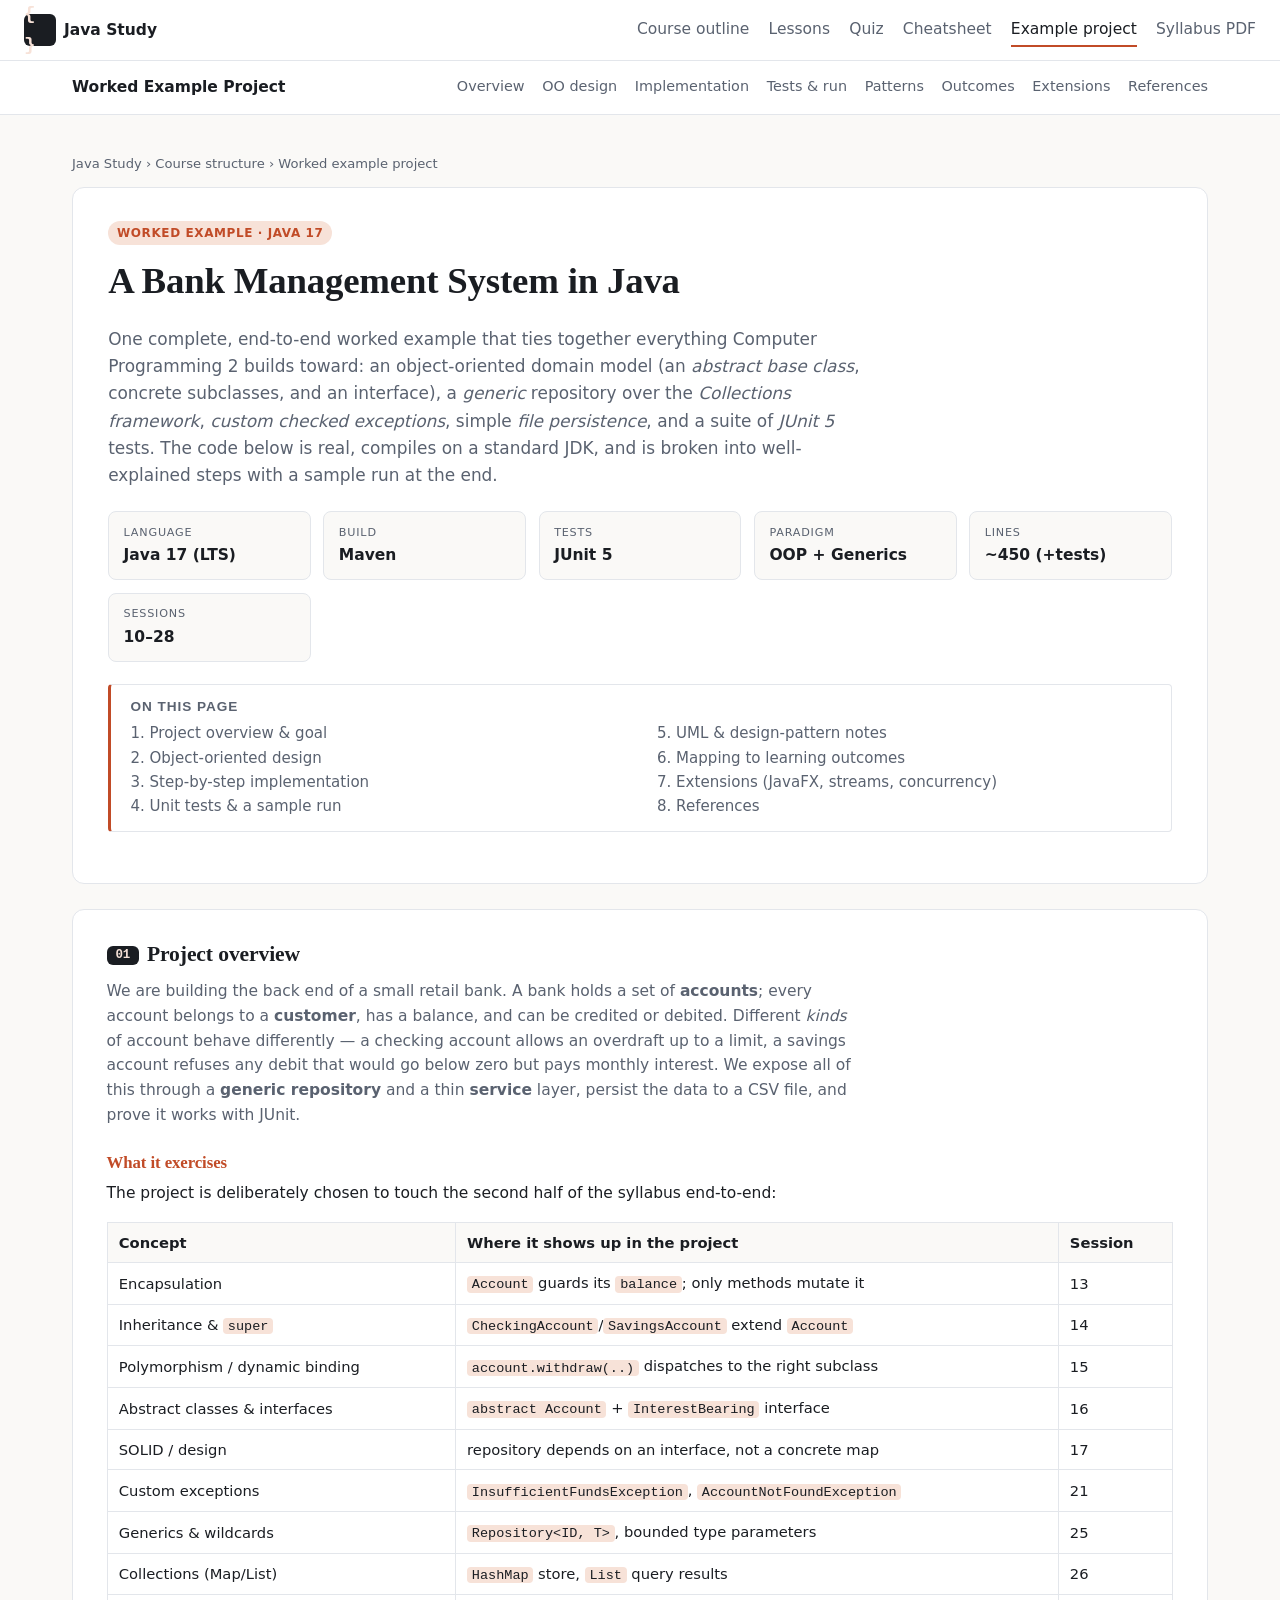
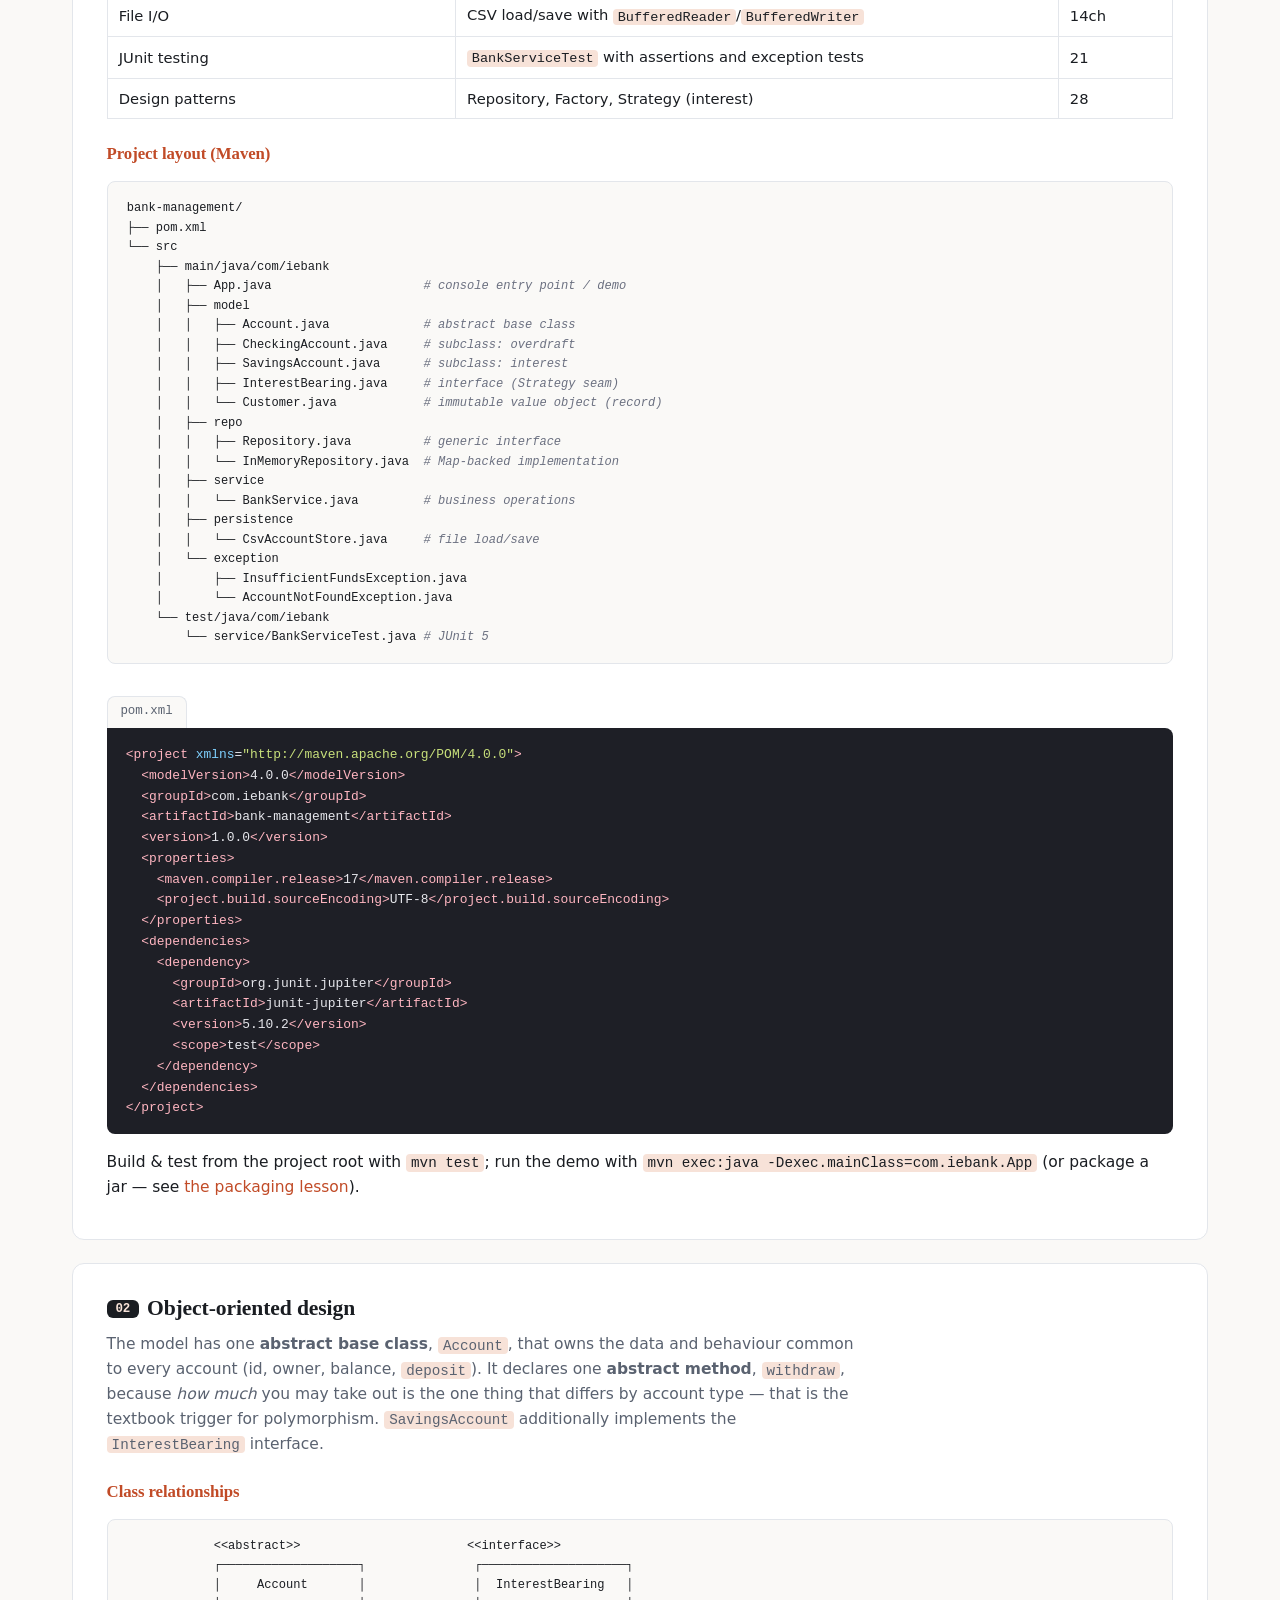
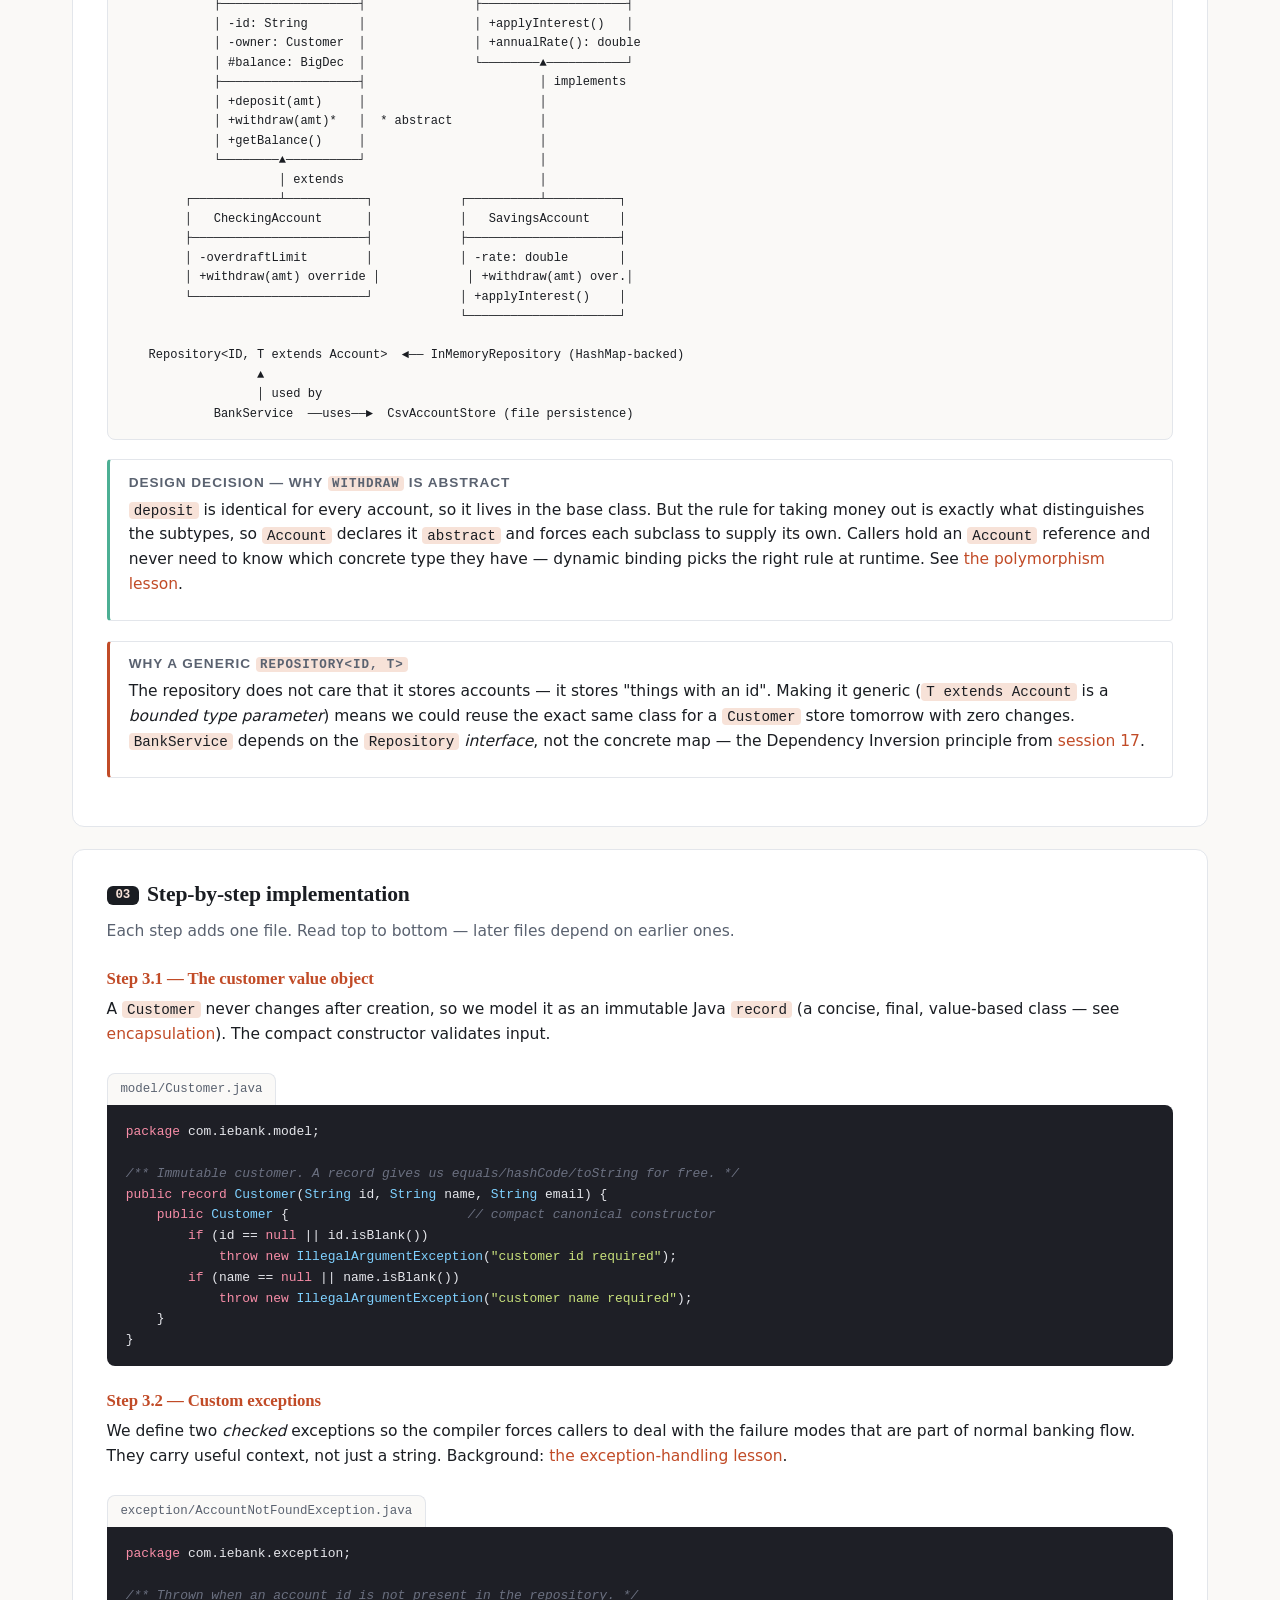
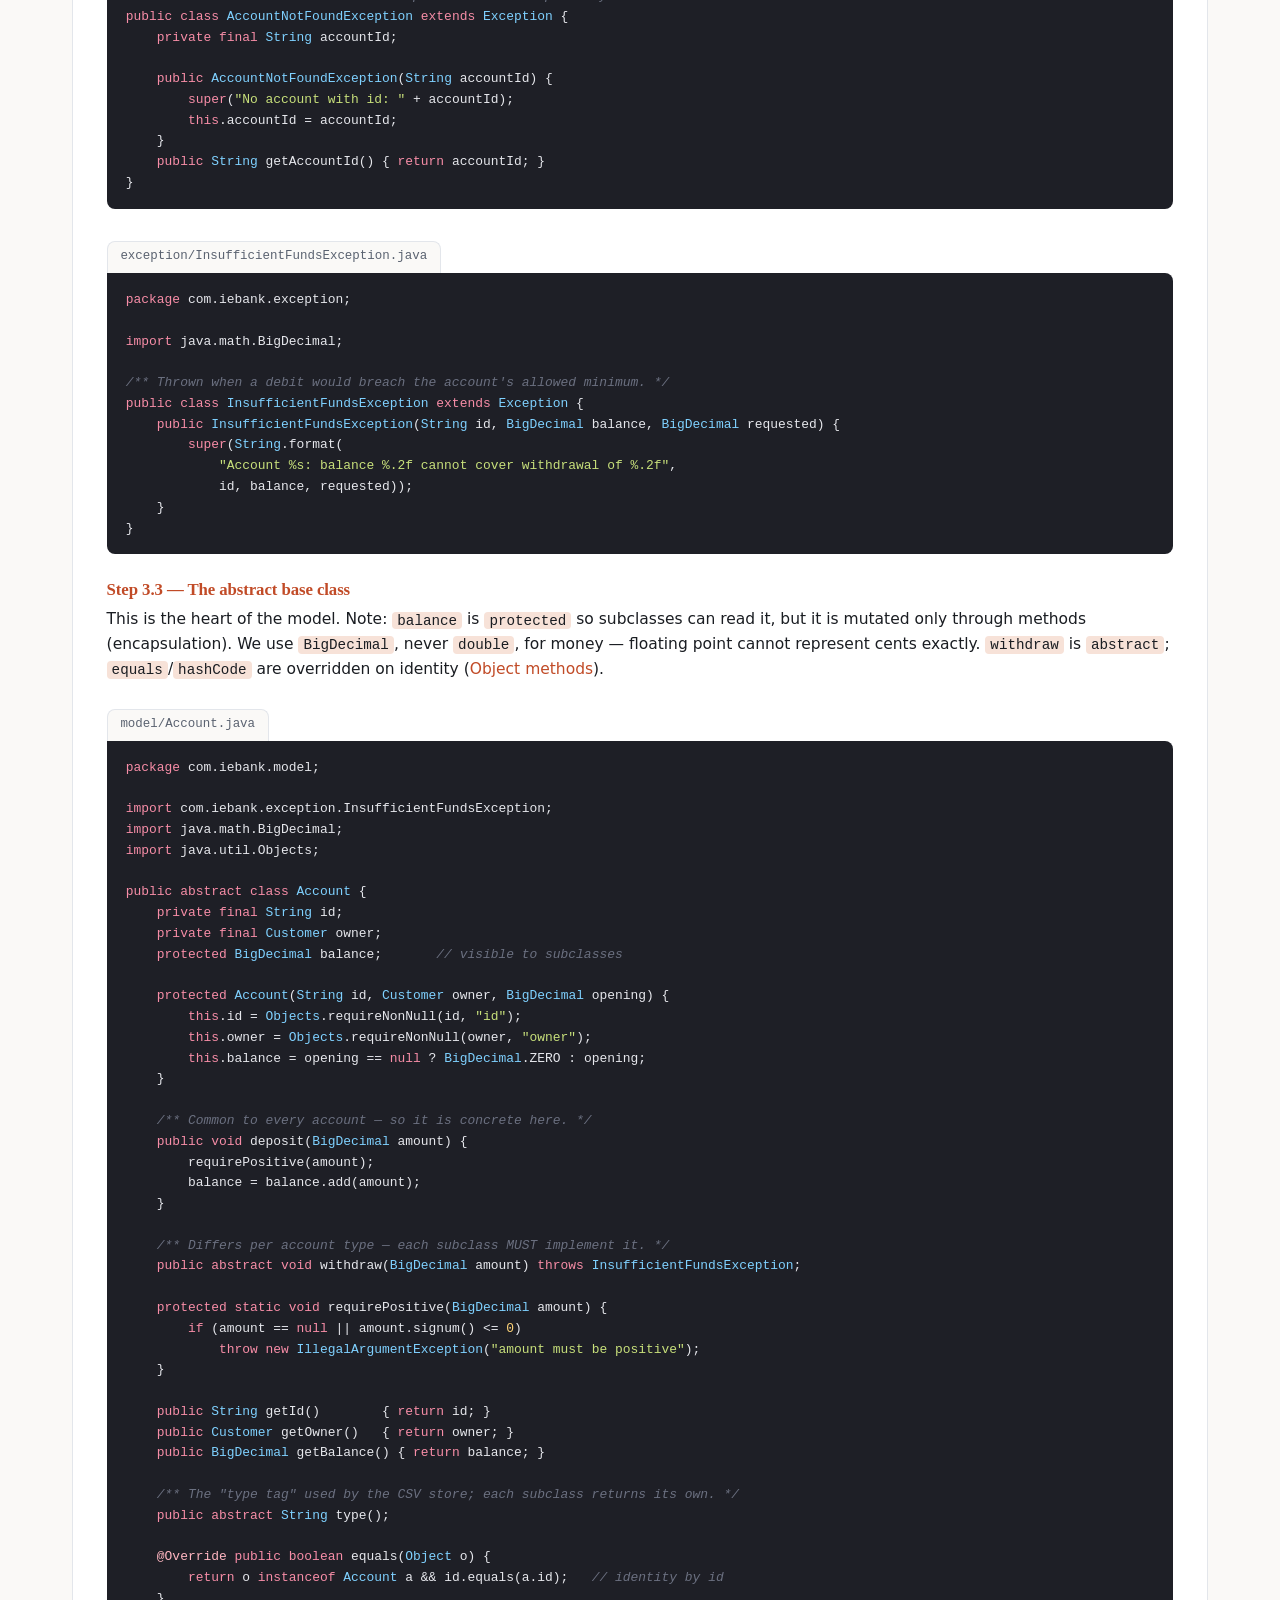
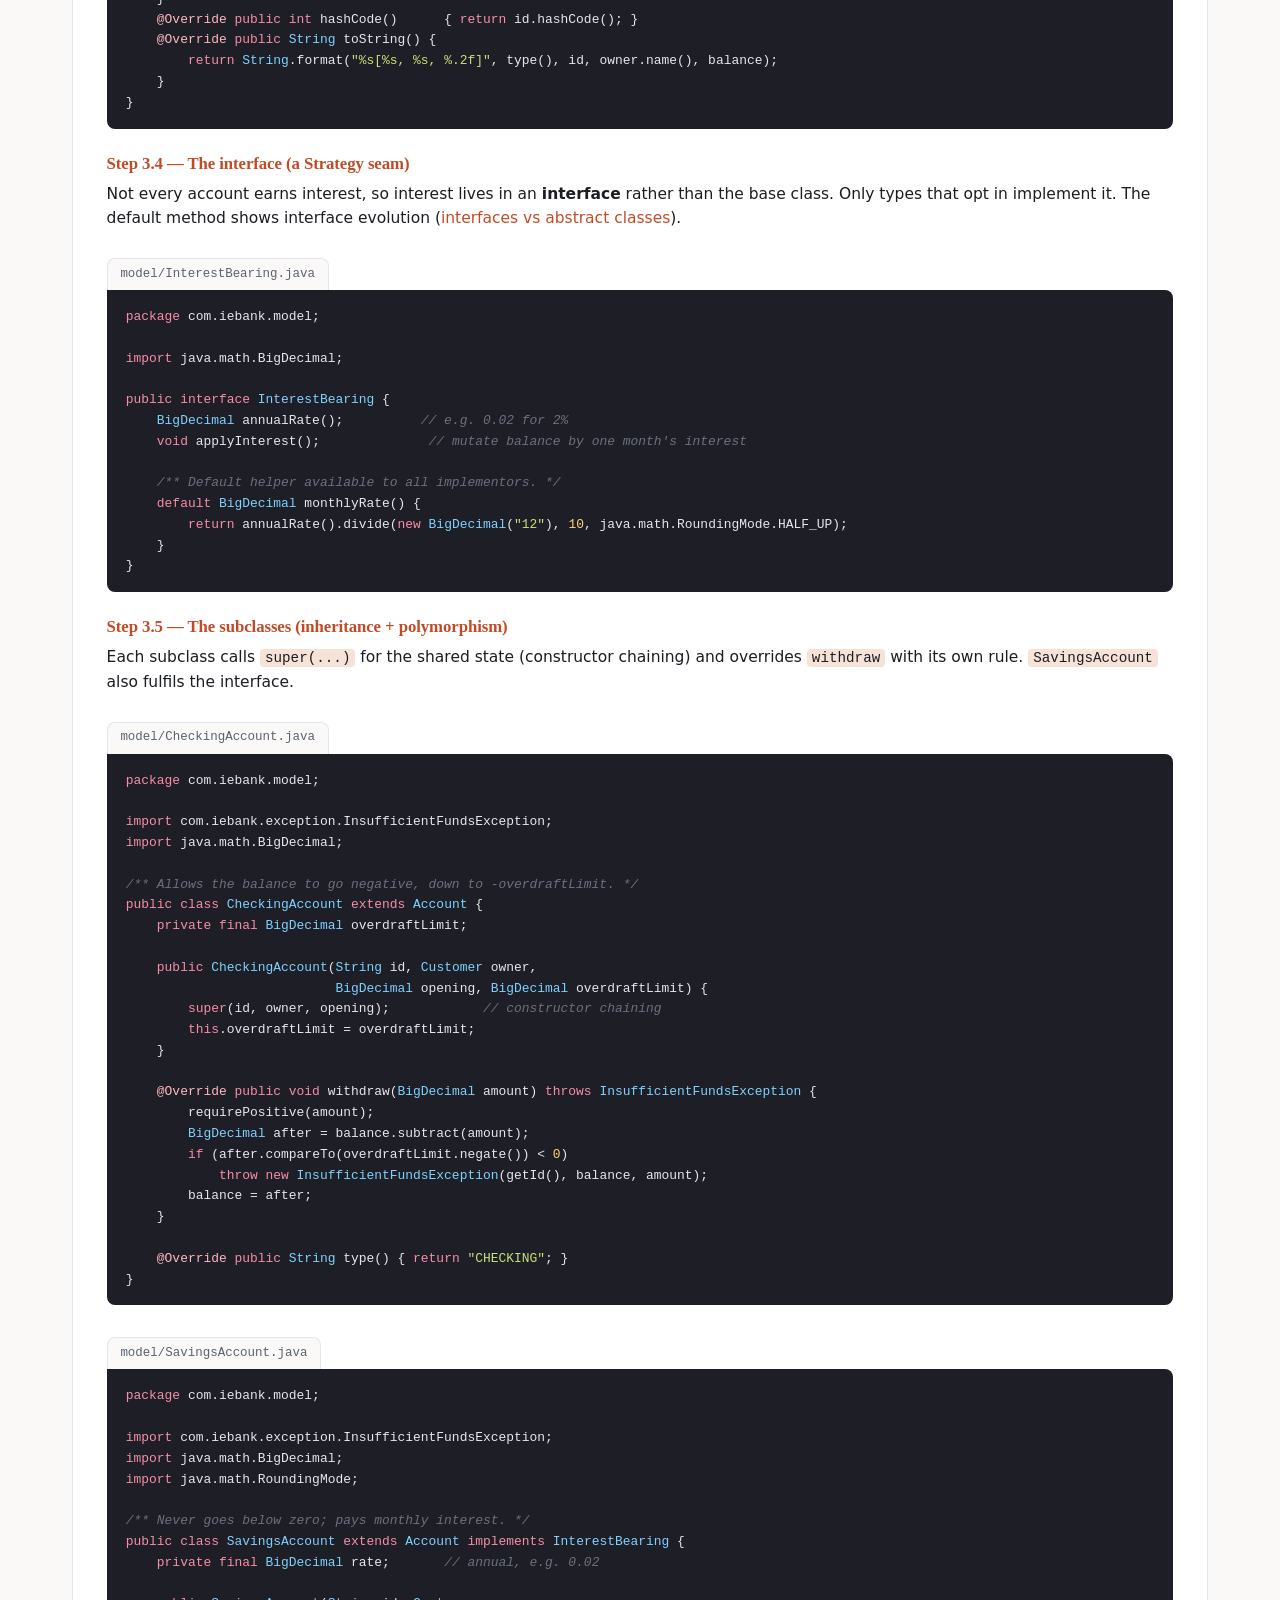
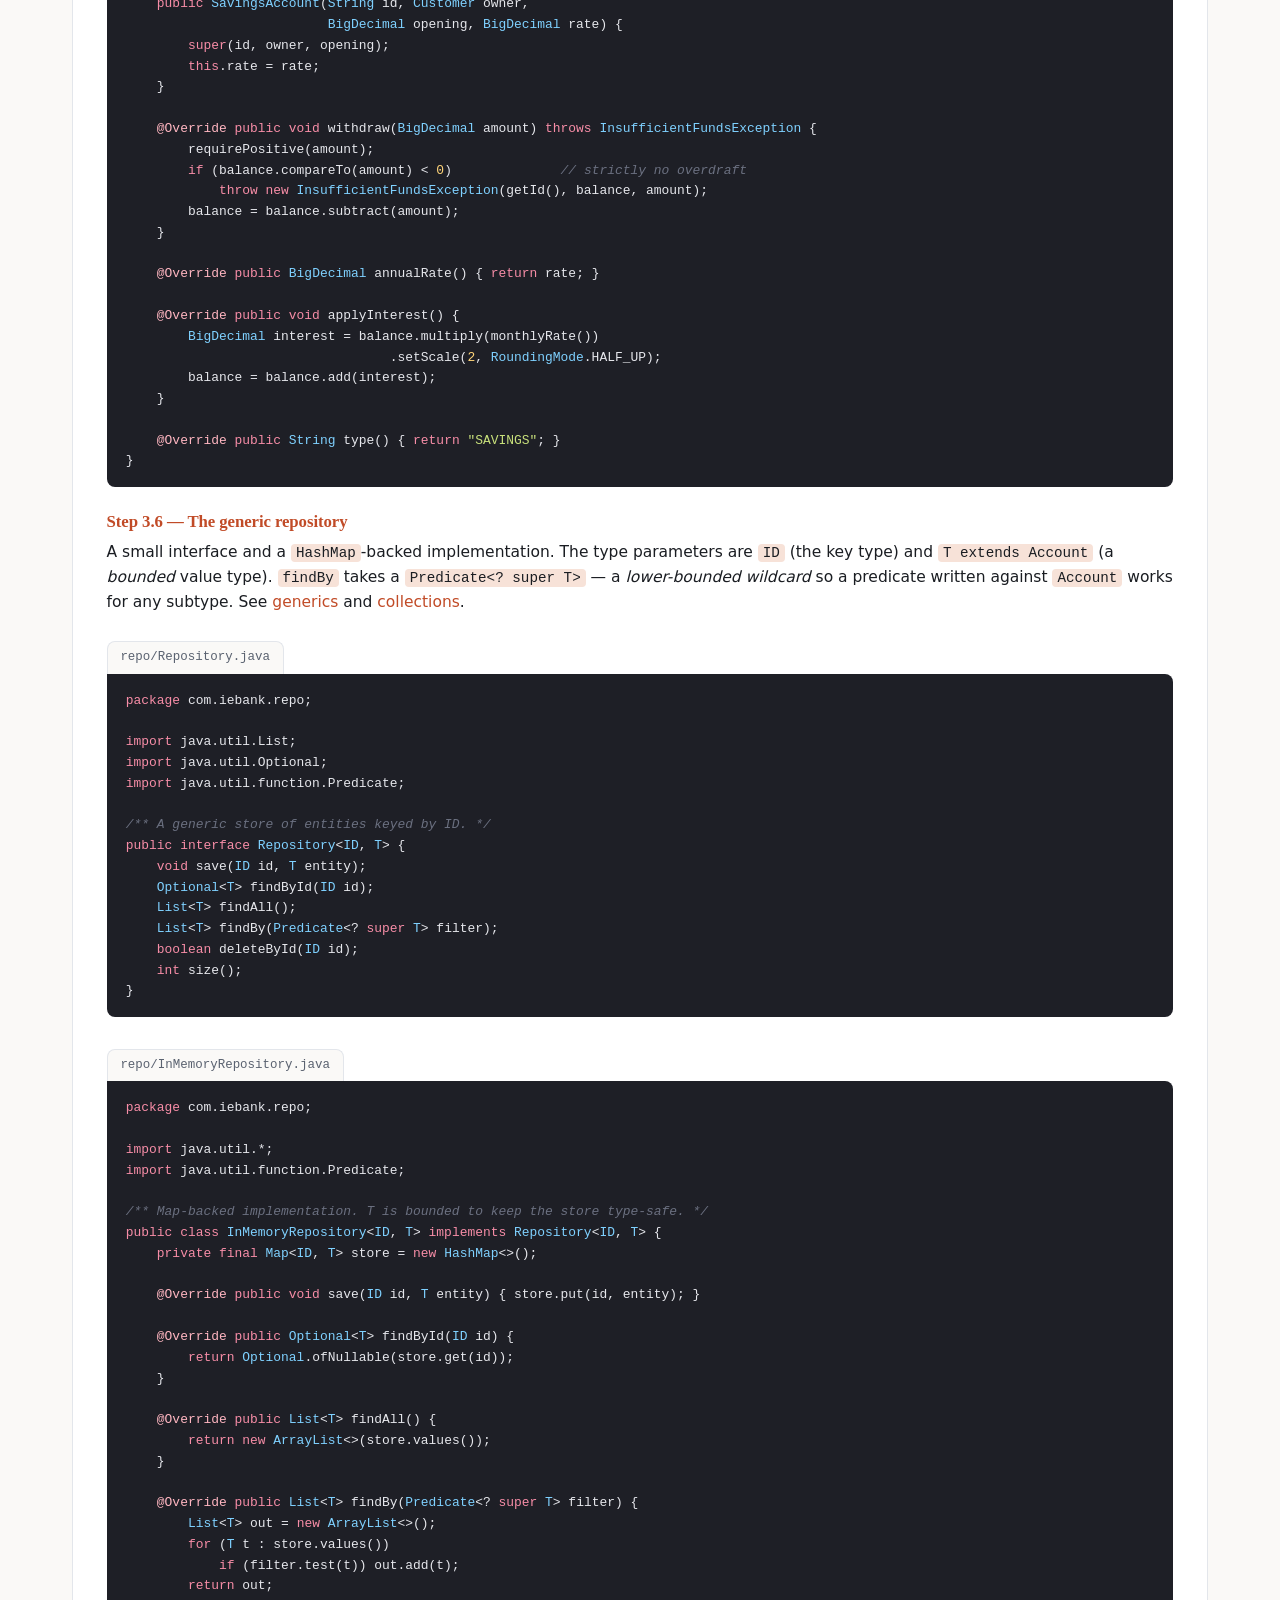
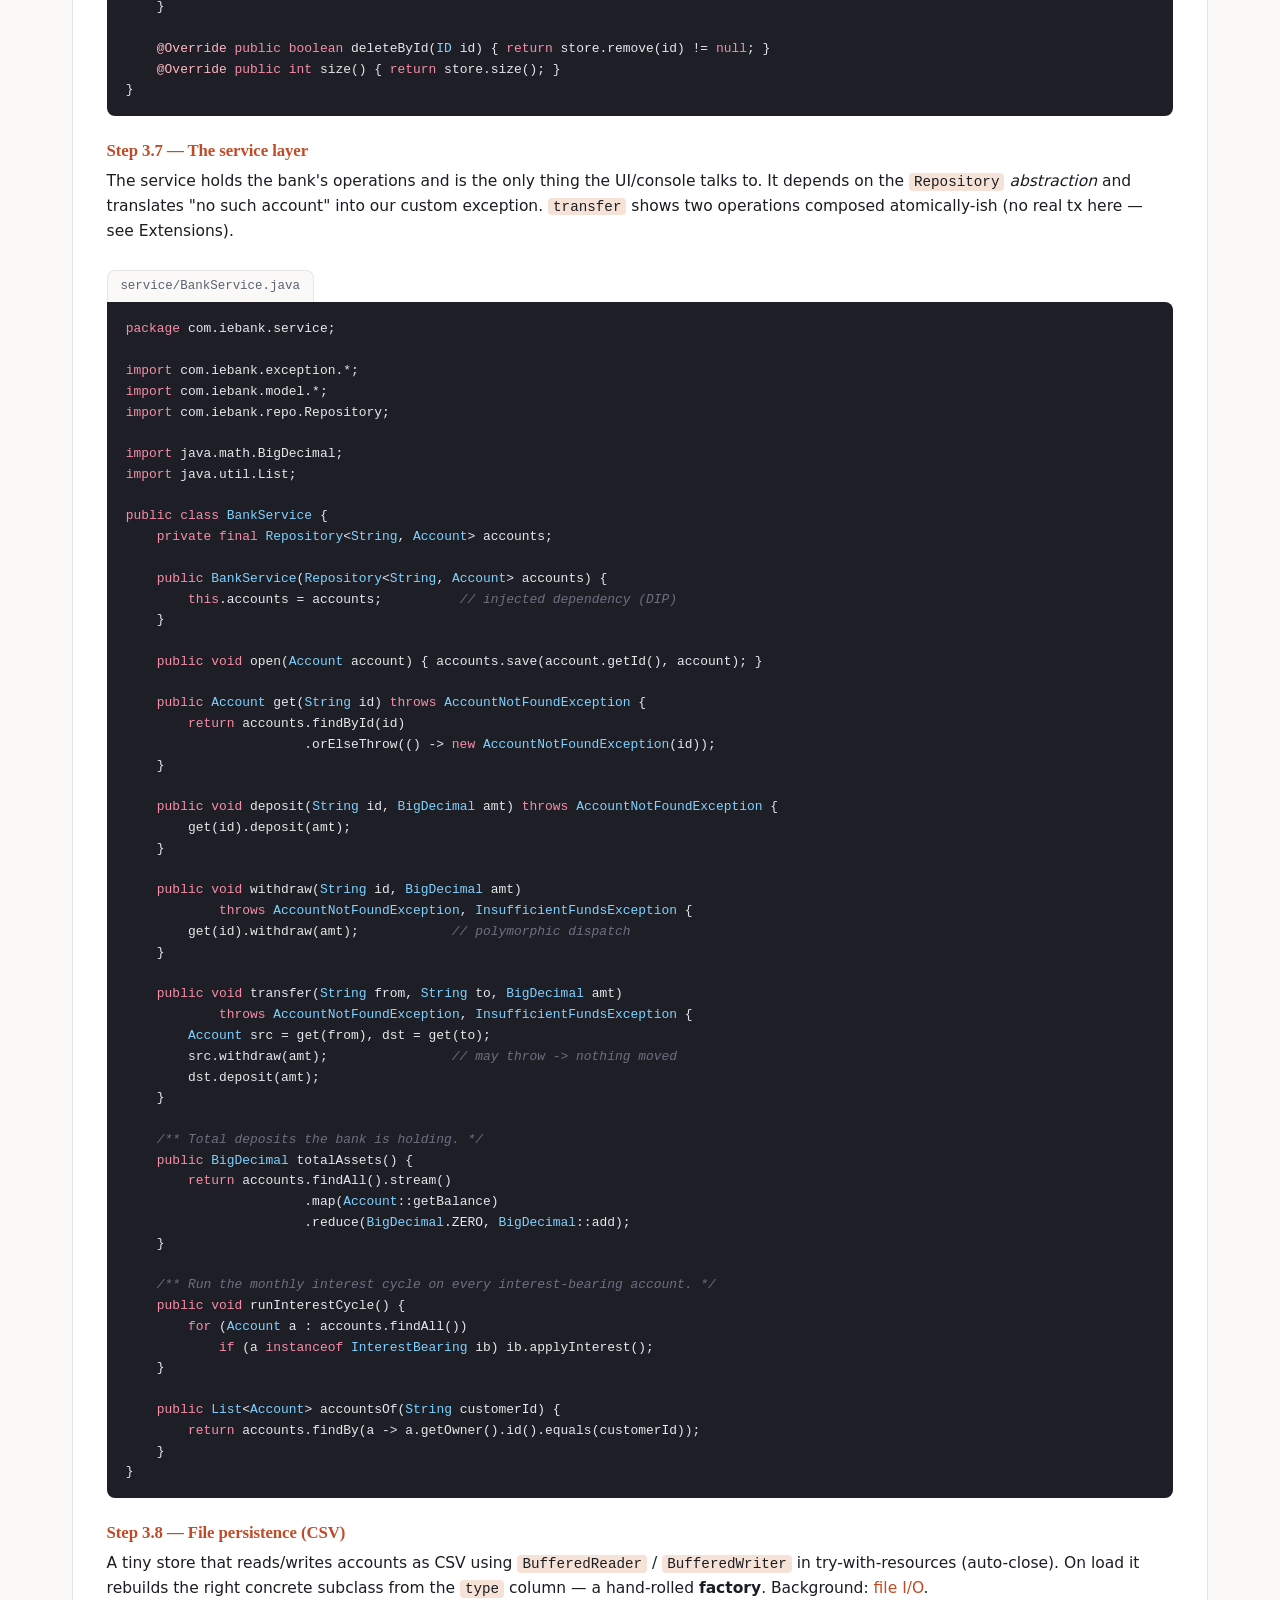
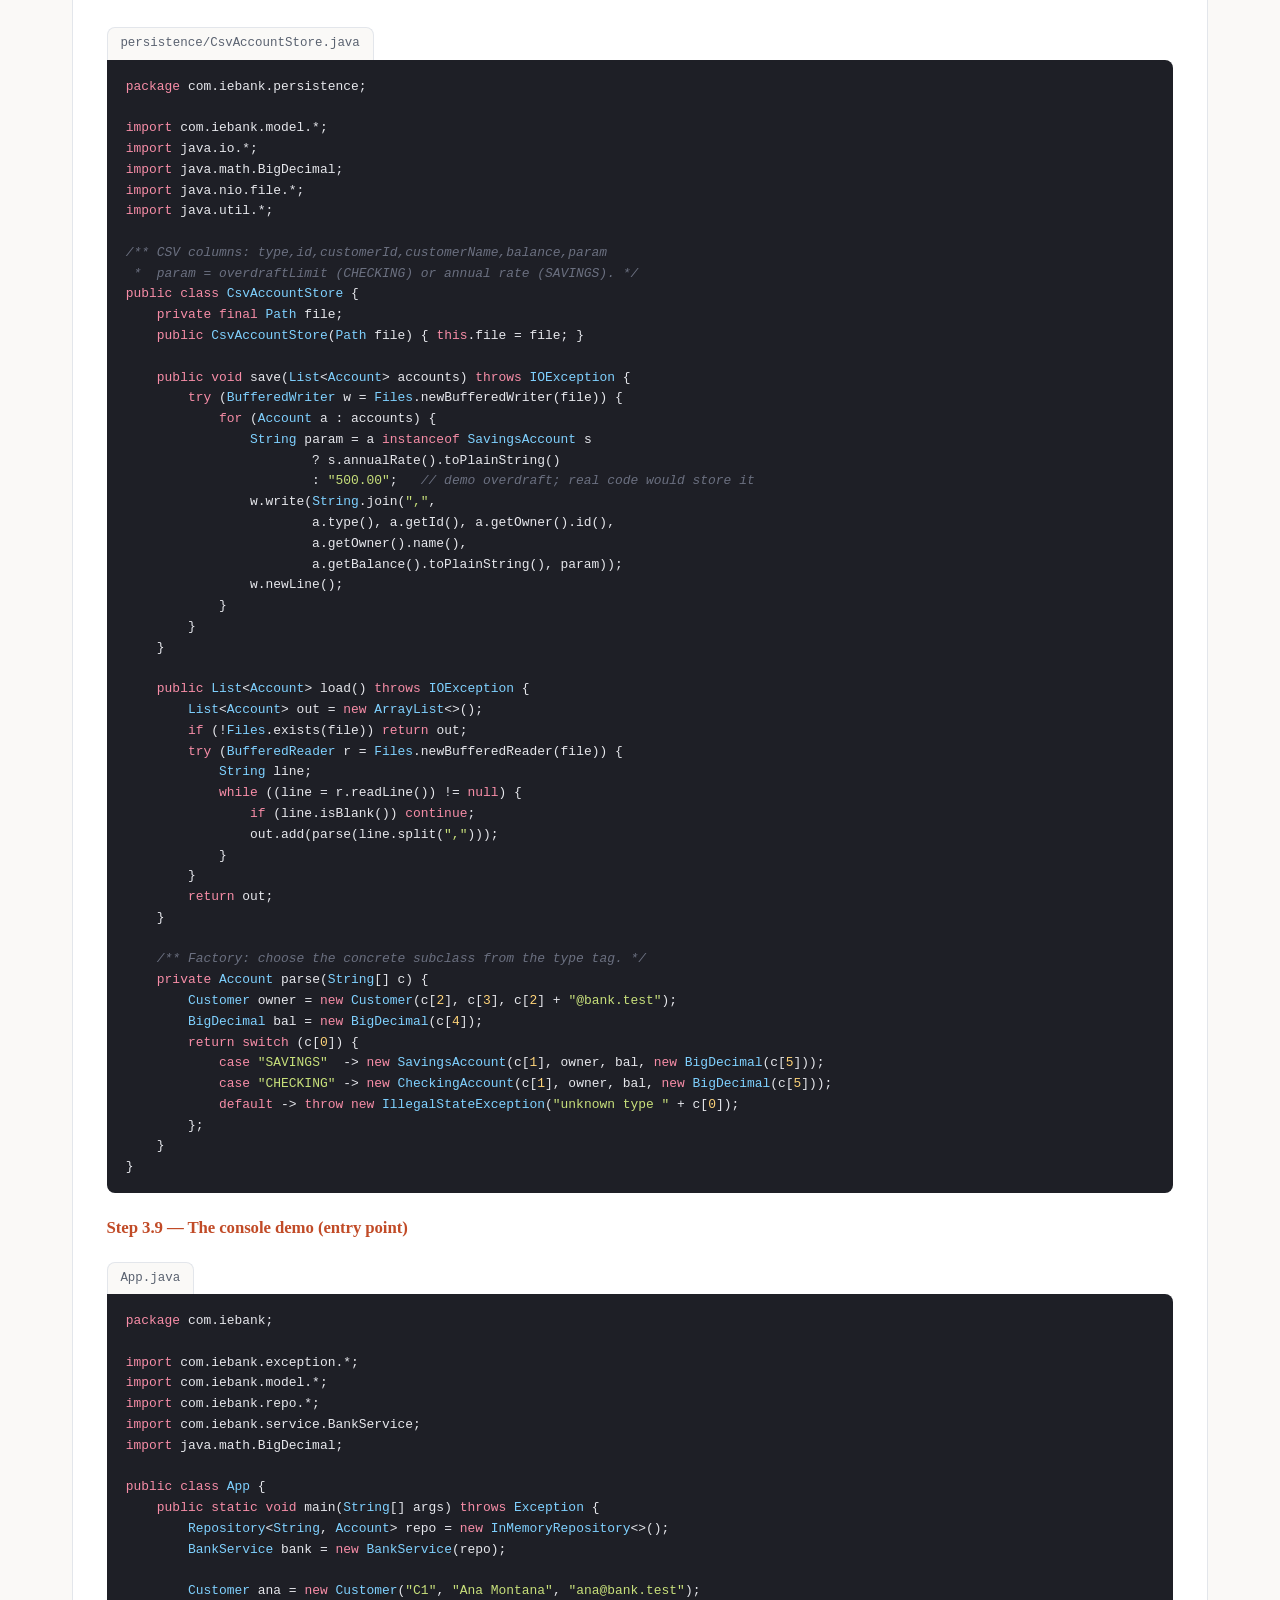
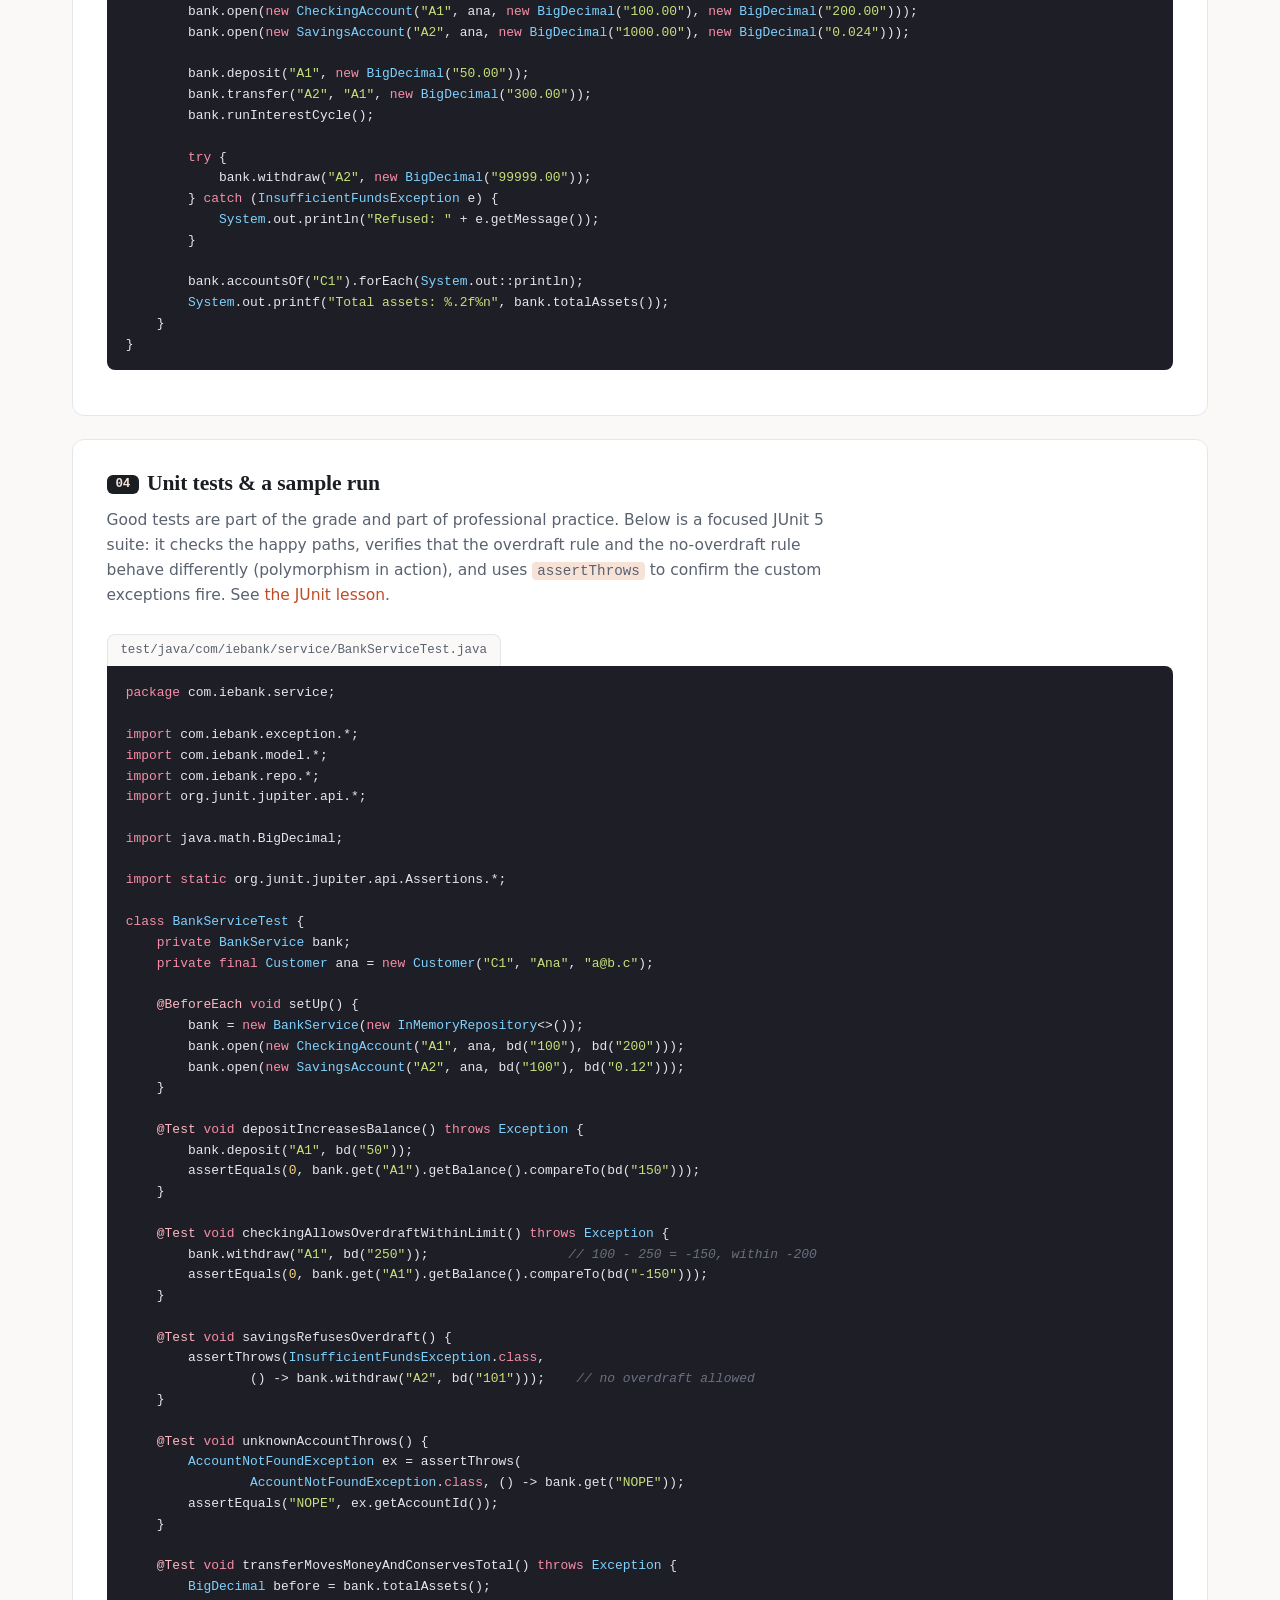
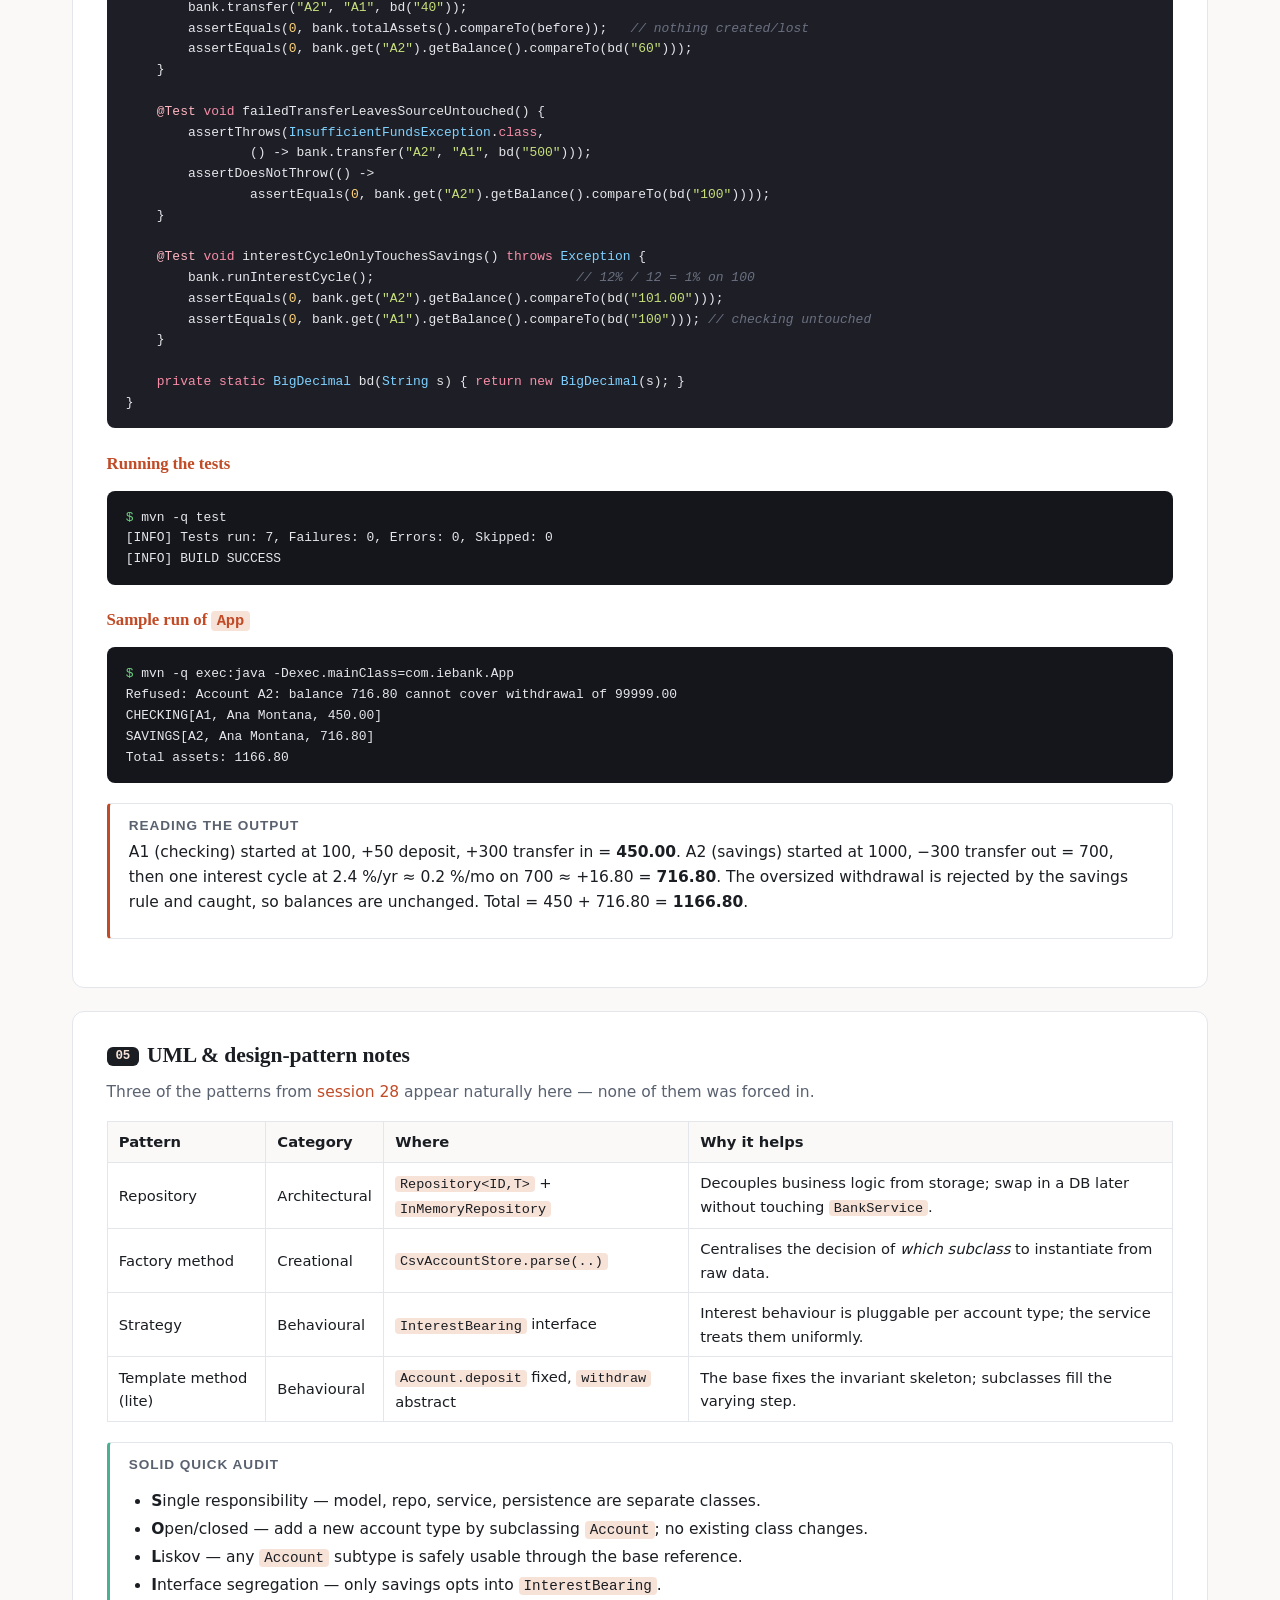
<file: project.html>
<!doctype html>
<html lang="en">
<head>
  <meta charset="utf-8" />
  <meta name="viewport" content="width=device-width, initial-scale=1" />
  <title>Worked Example Project — Bank Management System (Java) · Computer Programming 2</title>
  <meta name="description" content="A full worked-example Java project for Computer Programming 2 (CP2): a bank management system built with proper OOP — abstract classes, interfaces, inheritance, polymorphism, generics, the Collections framework, custom exceptions, file persistence and JUnit 5 tests. BCSAI, IE University." />
  <link rel="stylesheet" href="css/styles.css" />
  <style>
    /* ===== project.html — page-specific layer, reuses tokens from styles.css ===== */
    #proj-main { max-width: var(--max); margin: 0 auto; padding: 2.4rem 2rem 1rem; }
    .proj-hero { background: var(--paper); border: 1px solid var(--line); border-radius: 12px; padding: 2rem 2.2rem; margin-bottom: 1.6rem; }
    .proj-hero h1 { margin-top: 0; font-size: 2.3rem; }
    .proj-hero .lede { color: var(--ink-2); font-size: 1.06rem; max-width: 72ch; }
    .crumb { font-size: .82rem; color: var(--ink-2); margin-bottom: .8rem; }
    .crumb a { color: var(--ink-2); }

    /* meta grid (mirrors course.html) */
    .meta-grid { display: grid; grid-template-columns: repeat(auto-fill, minmax(170px, 1fr)); gap: .8rem; margin: 1.4rem 0 .2rem; }
    .meta-cell { background: var(--bg); border: 1px solid var(--line); border-radius: 8px; padding: .7rem .9rem; }
    .meta-cell .k { font-size: .7rem; text-transform: uppercase; letter-spacing: .07em; color: var(--ink-2); }
    .meta-cell .v { font-weight: 600; margin-top: .1rem; }

    /* on-page nav (mirrors course.html) */
    #proj-nav { position: sticky; top: 0; z-index: 20; background: rgba(255,255,255,.95); backdrop-filter: blur(6px); border-bottom: 1px solid var(--line); }
    #proj-nav .inner { max-width: var(--max); margin: 0 auto; display: flex; gap: 1.1rem; flex-wrap: wrap; align-items: center; padding: .7rem 2rem; }
    #proj-nav a { color: var(--ink-2); font-size: .9rem; padding: .15rem 0; border-bottom: 2px solid transparent; }
    #proj-nav a:hover { color: var(--ink); text-decoration: none; border-color: var(--accent); }
    #proj-nav .brand { margin-right: auto; font-weight: 700; color: var(--ink); }

    /* sections */
    section.proj-section { background: var(--paper); border: 1px solid var(--line); border-radius: 12px; padding: 1.8rem 2.1rem; margin: 1.4rem 0; scroll-margin-top: 70px; }
    section.proj-section > h2 { margin-top: .1em; }
    .step-num { font-family: "JetBrains Mono", Consolas, monospace; font-size: .78rem; background: var(--ink); color: var(--accent-soft); padding: .15rem .55rem; border-radius: 6px; margin-right: .5rem; vertical-align: middle; }
    .section-intro { color: var(--ink-2); max-width: 76ch; }

    /* file label above a code block */
    .filename { font-family: "JetBrains Mono", Consolas, monospace; font-size: .78rem; color: var(--ink-2); background: var(--bg); border: 1px solid var(--line); border-bottom: none; border-radius: 8px 8px 0 0; padding: .35rem .8rem; display: inline-block; margin: 1rem 0 0; }
    .filename + pre { margin-top: 0; border-top-left-radius: 0; }

    /* ascii diagram block stays light, monospace */
    pre.diagram { background: var(--bg); color: var(--ink); border: 1px solid var(--line); font-size: .82rem; }

    /* terminal / sample output */
    pre.term { background: #14161c; }
    pre.term .prompt { color: #6cd07e; }
    pre.term .out { color: var(--code-ink); }

    /* note / callout boxes reuse the lesson palette */
    .note { background: var(--paper); border: 1px solid var(--line); border-left: 3px solid var(--accent); padding: .8rem 1.2rem; border-radius: 4px; margin: 1.2rem 0; }
    .note.green { border-left-color: #4caf94; }
    .note.red   { border-left-color: #d65a5a; }
    .note h4 { margin: .1em 0 .4em; font-family: "Inter", sans-serif; font-size: .85rem; text-transform: uppercase; letter-spacing: .07em; color: var(--ink-2); }

    /* outcome mapping table reuses .matrix from styles.css; add small helper */
    .pill { display: inline-block; background: var(--accent-soft); color: var(--accent); font-size: .72rem; padding: .1rem .5rem; border-radius: 999px; font-weight: 600; margin: .1rem .15rem .1rem 0; }
    .pill.s { background: #e7f1fb; color: #3c7bbf; }

    .toc { columns: 2; column-gap: 2rem; font-size: .94rem; }
    @media (max-width: 620px) { .toc { columns: 1; } }
    .toc a { color: var(--ink-2); }
    .toc a:hover { color: var(--accent); }

    .crosslinks { display: grid; grid-template-columns: repeat(auto-fill, minmax(220px, 1fr)); gap: .8rem; margin-top: 1rem; }
    .xlink { background: var(--bg); border: 1px solid var(--line); border-radius: 8px; padding: .7rem .9rem; }
    .xlink .k { font-size: .72rem; text-transform: uppercase; letter-spacing: .06em; color: var(--ink-2); }
    .xlink a { display: block; margin-top: .15rem; font-weight: 600; }
  </style>
</head>
<body>
  <!-- Site top bar (matches index.html / course.html) -->
  <header id="topbar">
    <a href="index.html" class="brand">
      <span class="logo">{ }</span>
      <span>Java Study</span>
    </a>
    <div class="search" style="flex:1;max-width:380px;margin-left:1rem;"></div>
    <nav>
      <a href="course.html">Course outline</a>
      <a href="index.html">Lessons</a>
      <a href="index.html#quiz">Quiz</a>
      <a href="index.html#reference">Cheatsheet</a>
      <a href="project.html" class="active">Example project</a>
      <a href="SYLLABUS.pdf">Syllabus PDF</a>
    </nav>
  </header>

  <!-- On-page section nav -->
  <nav id="proj-nav">
    <div class="inner">
      <span class="brand">Worked Example Project</span>
      <a href="#overview">Overview</a>
      <a href="#design">OO design</a>
      <a href="#build">Implementation</a>
      <a href="#tests">Tests &amp; run</a>
      <a href="#patterns">Patterns</a>
      <a href="#outcomes">Outcomes</a>
      <a href="#extensions">Extensions</a>
      <a href="#references">References</a>
    </div>
  </nav>

  <main id="proj-main">

    <div class="crumb"><a href="index.html">Java Study</a> &rsaquo; <a href="course.html">Course structure</a> &rsaquo; Worked example project</div>

    <!-- ====================  HERO  ==================== -->
    <div class="proj-hero">
      <span class="tag">Worked example · Java 17</span>
      <h1>A Bank Management System in Java</h1>
      <p class="lede">
        One complete, end-to-end worked example that ties together everything Computer Programming 2
        builds toward: an object-oriented domain model (an <em>abstract base class</em>, concrete
        subclasses, and an interface), a <em>generic</em> repository over the
        <em>Collections framework</em>, <em>custom checked exceptions</em>, simple <em>file
        persistence</em>, and a suite of <em>JUnit 5</em> tests. The code below is real, compiles on a
        standard JDK, and is broken into well-explained steps with a sample run at the end.
      </p>

      <div class="meta-grid">
        <div class="meta-cell"><div class="k">Language</div><div class="v">Java 17 (LTS)</div></div>
        <div class="meta-cell"><div class="k">Build</div><div class="v">Maven</div></div>
        <div class="meta-cell"><div class="k">Tests</div><div class="v">JUnit 5</div></div>
        <div class="meta-cell"><div class="k">Paradigm</div><div class="v">OOP + Generics</div></div>
        <div class="meta-cell"><div class="k">Lines</div><div class="v">~450 (+tests)</div></div>
        <div class="meta-cell"><div class="k">Sessions</div><div class="v">10–28</div></div>
      </div>

      <div class="note" style="margin-top:1.4rem">
        <h4>On this page</h4>
        <div class="toc">
          <a href="#overview">1. Project overview &amp; goal</a><br/>
          <a href="#design">2. Object-oriented design</a><br/>
          <a href="#build">3. Step-by-step implementation</a><br/>
          <a href="#tests">4. Unit tests &amp; a sample run</a><br/>
          <a href="#patterns">5. UML &amp; design-pattern notes</a><br/>
          <a href="#outcomes">6. Mapping to learning outcomes</a><br/>
          <a href="#extensions">7. Extensions (JavaFX, streams, concurrency)</a><br/>
          <a href="#references">8. References</a>
        </div>
      </div>
    </div>

    <!-- ====================  1. OVERVIEW  ==================== -->
    <section id="overview" class="proj-section">
      <h2><span class="step-num">01</span>Project overview</h2>
      <p class="section-intro">
        We are building the back end of a small retail bank. A bank holds a set of <strong>accounts</strong>;
        every account belongs to a <strong>customer</strong>, has a balance, and can be credited or
        debited. Different <em>kinds</em> of account behave differently — a checking account allows an
        overdraft up to a limit, a savings account refuses any debit that would go below zero but pays
        monthly interest. We expose all of this through a <strong>generic repository</strong> and a thin
        <strong>service</strong> layer, persist the data to a CSV file, and prove it works with JUnit.
      </p>

      <h3>What it exercises</h3>
      <p>The project is deliberately chosen to touch the second half of the syllabus end-to-end:</p>
      <table class="matrix">
        <tr><th>Concept</th><th>Where it shows up in the project</th><th>Session</th></tr>
        <tr><td>Encapsulation</td><td><code>Account</code> guards its <code>balance</code>; only methods mutate it</td><td>13</td></tr>
        <tr><td>Inheritance &amp; <code>super</code></td><td><code>CheckingAccount</code>/<code>SavingsAccount</code> extend <code>Account</code></td><td>14</td></tr>
        <tr><td>Polymorphism / dynamic binding</td><td><code>account.withdraw(..)</code> dispatches to the right subclass</td><td>15</td></tr>
        <tr><td>Abstract classes &amp; interfaces</td><td><code>abstract Account</code> + <code>InterestBearing</code> interface</td><td>16</td></tr>
        <tr><td>SOLID / design</td><td>repository depends on an interface, not a concrete map</td><td>17</td></tr>
        <tr><td>Custom exceptions</td><td><code>InsufficientFundsException</code>, <code>AccountNotFoundException</code></td><td>21</td></tr>
        <tr><td>Generics &amp; wildcards</td><td><code>Repository&lt;ID, T&gt;</code>, bounded type parameters</td><td>25</td></tr>
        <tr><td>Collections (Map/List)</td><td><code>HashMap</code> store, <code>List</code> query results</td><td>26</td></tr>
        <tr><td>File I/O</td><td>CSV load/save with <code>BufferedReader</code>/<code>BufferedWriter</code></td><td>14ch</td></tr>
        <tr><td>JUnit testing</td><td><code>BankServiceTest</code> with assertions and exception tests</td><td>21</td></tr>
        <tr><td>Design patterns</td><td>Repository, Factory, Strategy (interest)</td><td>28</td></tr>
      </table>

      <h3>Project layout (Maven)</h3>
      <pre class="diagram"><code>bank-management/
├── pom.xml
└── src
    ├── main/java/com/iebank
    │   ├── App.java                     <span class="com"># console entry point / demo</span>
    │   ├── model
    │   │   ├── Account.java             <span class="com"># abstract base class</span>
    │   │   ├── CheckingAccount.java     <span class="com"># subclass: overdraft</span>
    │   │   ├── SavingsAccount.java      <span class="com"># subclass: interest</span>
    │   │   ├── InterestBearing.java     <span class="com"># interface (Strategy seam)</span>
    │   │   └── Customer.java            <span class="com"># immutable value object (record)</span>
    │   ├── repo
    │   │   ├── Repository.java          <span class="com"># generic interface</span>
    │   │   └── InMemoryRepository.java  <span class="com"># Map-backed implementation</span>
    │   ├── service
    │   │   └── BankService.java         <span class="com"># business operations</span>
    │   ├── persistence
    │   │   └── CsvAccountStore.java     <span class="com"># file load/save</span>
    │   └── exception
    │       ├── InsufficientFundsException.java
    │       └── AccountNotFoundException.java
    └── test/java/com/iebank
        └── service/BankServiceTest.java <span class="com"># JUnit 5</span></code></pre>

      <div class="filename">pom.xml</div>
      <pre><code><span class="annot">&lt;project</span> <span class="type">xmlns</span>=<span class="str">"http://maven.apache.org/POM/4.0.0"</span><span class="annot">&gt;</span>
  <span class="annot">&lt;modelVersion&gt;</span>4.0.0<span class="annot">&lt;/modelVersion&gt;</span>
  <span class="annot">&lt;groupId&gt;</span>com.iebank<span class="annot">&lt;/groupId&gt;</span>
  <span class="annot">&lt;artifactId&gt;</span>bank-management<span class="annot">&lt;/artifactId&gt;</span>
  <span class="annot">&lt;version&gt;</span>1.0.0<span class="annot">&lt;/version&gt;</span>
  <span class="annot">&lt;properties&gt;</span>
    <span class="annot">&lt;maven.compiler.release&gt;</span>17<span class="annot">&lt;/maven.compiler.release&gt;</span>
    <span class="annot">&lt;project.build.sourceEncoding&gt;</span>UTF-8<span class="annot">&lt;/project.build.sourceEncoding&gt;</span>
  <span class="annot">&lt;/properties&gt;</span>
  <span class="annot">&lt;dependencies&gt;</span>
    <span class="annot">&lt;dependency&gt;</span>
      <span class="annot">&lt;groupId&gt;</span>org.junit.jupiter<span class="annot">&lt;/groupId&gt;</span>
      <span class="annot">&lt;artifactId&gt;</span>junit-jupiter<span class="annot">&lt;/artifactId&gt;</span>
      <span class="annot">&lt;version&gt;</span>5.10.2<span class="annot">&lt;/version&gt;</span>
      <span class="annot">&lt;scope&gt;</span>test<span class="annot">&lt;/scope&gt;</span>
    <span class="annot">&lt;/dependency&gt;</span>
  <span class="annot">&lt;/dependencies&gt;</span>
<span class="annot">&lt;/project&gt;</span></code></pre>
      <p>Build &amp; test from the project root with <code>mvn test</code>; run the demo with
        <code>mvn exec:java -Dexec.mainClass=com.iebank.App</code> (or package a jar — see
        <a href="index.html#packaging">the packaging lesson</a>).</p>
    </section>

    <!-- ====================  2. DESIGN  ==================== -->
    <section id="design" class="proj-section">
      <h2><span class="step-num">02</span>Object-oriented design</h2>
      <p class="section-intro">
        The model has one <strong>abstract base class</strong>, <code>Account</code>, that owns the data
        and behaviour common to every account (id, owner, balance, <code>deposit</code>). It declares one
        <strong>abstract method</strong>, <code>withdraw</code>, because <em>how much</em> you may take out
        is the one thing that differs by account type — that is the textbook trigger for polymorphism.
        <code>SavingsAccount</code> additionally implements the <code>InterestBearing</code> interface.
      </p>

      <h3>Class relationships</h3>
      <pre class="diagram"><code>            &lt;&lt;abstract&gt;&gt;                       &lt;&lt;interface&gt;&gt;
            ┌───────────────────┐               ┌────────────────────┐
            │     Account       │               │  InterestBearing   │
            ├───────────────────┤               ├────────────────────┤
            │ -id: String       │               │ +applyInterest()   │
            │ -owner: Customer  │               │ +annualRate(): double
            │ #balance: BigDec  │               └────────▲───────────┘
            ├───────────────────┤                        │ implements
            │ +deposit(amt)     │                        │
            │ +withdraw(amt)*   │  * abstract            │
            │ +getBalance()     │                        │
            └────────▲──────────┘                        │
                     │ extends                           │
        ┌────────────┴───────────┐            ┌──────────┴──────────┐
        │   CheckingAccount      │            │   SavingsAccount    │
        ├────────────────────────┤            ├─────────────────────┤
        │ -overdraftLimit        │            │ -rate: double       │
        │ +withdraw(amt) override │            │ +withdraw(amt) over.│
        └────────────────────────┘            │ +applyInterest()    │
                                              └─────────────────────┘

   Repository&lt;ID, T extends Account&gt;  ◄── InMemoryRepository (HashMap-backed)
                  ▲
                  │ used by
            BankService  ──uses──►  CsvAccountStore (file persistence)</code></pre>

      <div class="note green">
        <h4>Design decision — why <code>withdraw</code> is abstract</h4>
        <p><code>deposit</code> is identical for every account, so it lives in the base class. But the rule
        for taking money out is exactly what distinguishes the subtypes, so <code>Account</code> declares it
        <code>abstract</code> and forces each subclass to supply its own. Callers hold an
        <code>Account</code> reference and never need to know which concrete type they have — dynamic binding
        picks the right rule at runtime. See <a href="index.html#polymorphism">the polymorphism lesson</a>.</p>
      </div>

      <div class="note">
        <h4>Why a generic <code>Repository&lt;ID, T&gt;</code></h4>
        <p>The repository does not care that it stores accounts — it stores "things with an id". Making it
        generic (<code>T extends Account</code> is a <em>bounded type parameter</em>) means we could reuse the
        exact same class for a <code>Customer</code> store tomorrow with zero changes. <code>BankService</code>
        depends on the <code>Repository</code> <em>interface</em>, not the concrete map — the Dependency
        Inversion principle from <a href="course.html#program">session 17</a>.</p>
      </div>
    </section>

    <!-- ====================  3. IMPLEMENTATION  ==================== -->
    <section id="build" class="proj-section">
      <h2><span class="step-num">03</span>Step-by-step implementation</h2>
      <p class="section-intro">Each step adds one file. Read top to bottom — later files depend on earlier ones.</p>

      <h3>Step 3.1 — The customer value object</h3>
      <p>A <code>Customer</code> never changes after creation, so we model it as an immutable Java
        <code>record</code> (a concise, final, value-based class — see
        <a href="index.html#encapsulation">encapsulation</a>). The compact constructor validates input.</p>
      <div class="filename">model/Customer.java</div>
      <pre><code><span class="kw">package</span> com.iebank.model;

<span class="com">/** Immutable customer. A record gives us equals/hashCode/toString for free. */</span>
<span class="kw">public record</span> <span class="type">Customer</span>(<span class="type">String</span> id, <span class="type">String</span> name, <span class="type">String</span> email) {
    <span class="kw">public</span> <span class="type">Customer</span> {                       <span class="com">// compact canonical constructor</span>
        <span class="kw">if</span> (id == <span class="kw">null</span> || id.isBlank())
            <span class="kw">throw new</span> <span class="type">IllegalArgumentException</span>(<span class="str">"customer id required"</span>);
        <span class="kw">if</span> (name == <span class="kw">null</span> || name.isBlank())
            <span class="kw">throw new</span> <span class="type">IllegalArgumentException</span>(<span class="str">"customer name required"</span>);
    }
}</code></pre>

      <h3>Step 3.2 — Custom exceptions</h3>
      <p>We define two <em>checked</em> exceptions so the compiler forces callers to deal with the
        failure modes that are part of normal banking flow. They carry useful context, not just a string.
        Background: <a href="index.html#exceptions">the exception-handling lesson</a>.</p>
      <div class="filename">exception/AccountNotFoundException.java</div>
      <pre><code><span class="kw">package</span> com.iebank.exception;

<span class="com">/** Thrown when an account id is not present in the repository. */</span>
<span class="kw">public class</span> <span class="type">AccountNotFoundException</span> <span class="kw">extends</span> <span class="type">Exception</span> {
    <span class="kw">private final</span> <span class="type">String</span> accountId;

    <span class="kw">public</span> <span class="type">AccountNotFoundException</span>(<span class="type">String</span> accountId) {
        <span class="kw">super</span>(<span class="str">"No account with id: "</span> + accountId);
        <span class="kw">this</span>.accountId = accountId;
    }
    <span class="kw">public</span> <span class="type">String</span> getAccountId() { <span class="kw">return</span> accountId; }
}</code></pre>
      <div class="filename">exception/InsufficientFundsException.java</div>
      <pre><code><span class="kw">package</span> com.iebank.exception;

<span class="kw">import</span> java.math.BigDecimal;

<span class="com">/** Thrown when a debit would breach the account's allowed minimum. */</span>
<span class="kw">public class</span> <span class="type">InsufficientFundsException</span> <span class="kw">extends</span> <span class="type">Exception</span> {
    <span class="kw">public</span> <span class="type">InsufficientFundsException</span>(<span class="type">String</span> id, <span class="type">BigDecimal</span> balance, <span class="type">BigDecimal</span> requested) {
        <span class="kw">super</span>(<span class="type">String</span>.format(
            <span class="str">"Account %s: balance %.2f cannot cover withdrawal of %.2f"</span>,
            id, balance, requested));
    }
}</code></pre>

      <h3>Step 3.3 — The abstract base class</h3>
      <p>This is the heart of the model. Note: <code>balance</code> is <code>protected</code> so subclasses
        can read it, but it is mutated only through methods (encapsulation). We use
        <code>BigDecimal</code>, never <code>double</code>, for money — floating point cannot represent
        cents exactly. <code>withdraw</code> is <code>abstract</code>; <code>equals</code>/<code>hashCode</code>
        are overridden on identity (<a href="index.html#inheritance">Object methods</a>).</p>
      <div class="filename">model/Account.java</div>
      <pre><code><span class="kw">package</span> com.iebank.model;

<span class="kw">import</span> com.iebank.exception.InsufficientFundsException;
<span class="kw">import</span> java.math.BigDecimal;
<span class="kw">import</span> java.util.Objects;

<span class="kw">public abstract class</span> <span class="type">Account</span> {
    <span class="kw">private final</span> <span class="type">String</span> id;
    <span class="kw">private final</span> <span class="type">Customer</span> owner;
    <span class="kw">protected</span> <span class="type">BigDecimal</span> balance;       <span class="com">// visible to subclasses</span>

    <span class="kw">protected</span> <span class="type">Account</span>(<span class="type">String</span> id, <span class="type">Customer</span> owner, <span class="type">BigDecimal</span> opening) {
        <span class="kw">this</span>.id = <span class="type">Objects</span>.requireNonNull(id, <span class="str">"id"</span>);
        <span class="kw">this</span>.owner = <span class="type">Objects</span>.requireNonNull(owner, <span class="str">"owner"</span>);
        <span class="kw">this</span>.balance = opening == <span class="kw">null</span> ? <span class="type">BigDecimal</span>.ZERO : opening;
    }

    <span class="com">/** Common to every account — so it is concrete here. */</span>
    <span class="kw">public void</span> deposit(<span class="type">BigDecimal</span> amount) {
        requirePositive(amount);
        balance = balance.add(amount);
    }

    <span class="com">/** Differs per account type — each subclass MUST implement it. */</span>
    <span class="kw">public abstract void</span> withdraw(<span class="type">BigDecimal</span> amount) <span class="kw">throws</span> <span class="type">InsufficientFundsException</span>;

    <span class="kw">protected static void</span> requirePositive(<span class="type">BigDecimal</span> amount) {
        <span class="kw">if</span> (amount == <span class="kw">null</span> || amount.signum() &lt;= <span class="num">0</span>)
            <span class="kw">throw new</span> <span class="type">IllegalArgumentException</span>(<span class="str">"amount must be positive"</span>);
    }

    <span class="kw">public</span> <span class="type">String</span> getId()        { <span class="kw">return</span> id; }
    <span class="kw">public</span> <span class="type">Customer</span> getOwner()   { <span class="kw">return</span> owner; }
    <span class="kw">public</span> <span class="type">BigDecimal</span> getBalance() { <span class="kw">return</span> balance; }

    <span class="com">/** The "type tag" used by the CSV store; each subclass returns its own. */</span>
    <span class="kw">public abstract</span> <span class="type">String</span> type();

    <span class="annot">@Override</span> <span class="kw">public boolean</span> equals(<span class="type">Object</span> o) {
        <span class="kw">return</span> o <span class="kw">instanceof</span> <span class="type">Account</span> a &amp;&amp; id.equals(a.id);   <span class="com">// identity by id</span>
    }
    <span class="annot">@Override</span> <span class="kw">public int</span> hashCode()      { <span class="kw">return</span> id.hashCode(); }
    <span class="annot">@Override</span> <span class="kw">public</span> <span class="type">String</span> toString() {
        <span class="kw">return</span> <span class="type">String</span>.format(<span class="str">"%s[%s, %s, %.2f]"</span>, type(), id, owner.name(), balance);
    }
}</code></pre>

      <h3>Step 3.4 — The interface (a Strategy seam)</h3>
      <p>Not every account earns interest, so interest lives in an <strong>interface</strong> rather than the
        base class. Only types that opt in implement it. The default method shows interface evolution
        (<a href="index.html#interfaces">interfaces vs abstract classes</a>).</p>
      <div class="filename">model/InterestBearing.java</div>
      <pre><code><span class="kw">package</span> com.iebank.model;

<span class="kw">import</span> java.math.BigDecimal;

<span class="kw">public interface</span> <span class="type">InterestBearing</span> {
    <span class="type">BigDecimal</span> annualRate();          <span class="com">// e.g. 0.02 for 2%</span>
    <span class="kw">void</span> applyInterest();              <span class="com">// mutate balance by one month's interest</span>

    <span class="com">/** Default helper available to all implementors. */</span>
    <span class="kw">default</span> <span class="type">BigDecimal</span> monthlyRate() {
        <span class="kw">return</span> annualRate().divide(<span class="kw">new</span> <span class="type">BigDecimal</span>(<span class="str">"12"</span>), <span class="num">10</span>, java.math.RoundingMode.HALF_UP);
    }
}</code></pre>

      <h3>Step 3.5 — The subclasses (inheritance + polymorphism)</h3>
      <p>Each subclass calls <code>super(...)</code> for the shared state (constructor chaining) and overrides
        <code>withdraw</code> with its own rule. <code>SavingsAccount</code> also fulfils the interface.</p>
      <div class="filename">model/CheckingAccount.java</div>
      <pre><code><span class="kw">package</span> com.iebank.model;

<span class="kw">import</span> com.iebank.exception.InsufficientFundsException;
<span class="kw">import</span> java.math.BigDecimal;

<span class="com">/** Allows the balance to go negative, down to -overdraftLimit. */</span>
<span class="kw">public class</span> <span class="type">CheckingAccount</span> <span class="kw">extends</span> <span class="type">Account</span> {
    <span class="kw">private final</span> <span class="type">BigDecimal</span> overdraftLimit;

    <span class="kw">public</span> <span class="type">CheckingAccount</span>(<span class="type">String</span> id, <span class="type">Customer</span> owner,
                           <span class="type">BigDecimal</span> opening, <span class="type">BigDecimal</span> overdraftLimit) {
        <span class="kw">super</span>(id, owner, opening);            <span class="com">// constructor chaining</span>
        <span class="kw">this</span>.overdraftLimit = overdraftLimit;
    }

    <span class="annot">@Override</span> <span class="kw">public void</span> withdraw(<span class="type">BigDecimal</span> amount) <span class="kw">throws</span> <span class="type">InsufficientFundsException</span> {
        requirePositive(amount);
        <span class="type">BigDecimal</span> after = balance.subtract(amount);
        <span class="kw">if</span> (after.compareTo(overdraftLimit.negate()) &lt; <span class="num">0</span>)
            <span class="kw">throw new</span> <span class="type">InsufficientFundsException</span>(getId(), balance, amount);
        balance = after;
    }

    <span class="annot">@Override</span> <span class="kw">public</span> <span class="type">String</span> type() { <span class="kw">return</span> <span class="str">"CHECKING"</span>; }
}</code></pre>
      <div class="filename">model/SavingsAccount.java</div>
      <pre><code><span class="kw">package</span> com.iebank.model;

<span class="kw">import</span> com.iebank.exception.InsufficientFundsException;
<span class="kw">import</span> java.math.BigDecimal;
<span class="kw">import</span> java.math.RoundingMode;

<span class="com">/** Never goes below zero; pays monthly interest. */</span>
<span class="kw">public class</span> <span class="type">SavingsAccount</span> <span class="kw">extends</span> <span class="type">Account</span> <span class="kw">implements</span> <span class="type">InterestBearing</span> {
    <span class="kw">private final</span> <span class="type">BigDecimal</span> rate;       <span class="com">// annual, e.g. 0.02</span>

    <span class="kw">public</span> <span class="type">SavingsAccount</span>(<span class="type">String</span> id, <span class="type">Customer</span> owner,
                          <span class="type">BigDecimal</span> opening, <span class="type">BigDecimal</span> rate) {
        <span class="kw">super</span>(id, owner, opening);
        <span class="kw">this</span>.rate = rate;
    }

    <span class="annot">@Override</span> <span class="kw">public void</span> withdraw(<span class="type">BigDecimal</span> amount) <span class="kw">throws</span> <span class="type">InsufficientFundsException</span> {
        requirePositive(amount);
        <span class="kw">if</span> (balance.compareTo(amount) &lt; <span class="num">0</span>)              <span class="com">// strictly no overdraft</span>
            <span class="kw">throw new</span> <span class="type">InsufficientFundsException</span>(getId(), balance, amount);
        balance = balance.subtract(amount);
    }

    <span class="annot">@Override</span> <span class="kw">public</span> <span class="type">BigDecimal</span> annualRate() { <span class="kw">return</span> rate; }

    <span class="annot">@Override</span> <span class="kw">public void</span> applyInterest() {
        <span class="type">BigDecimal</span> interest = balance.multiply(monthlyRate())
                                  .setScale(<span class="num">2</span>, <span class="type">RoundingMode</span>.HALF_UP);
        balance = balance.add(interest);
    }

    <span class="annot">@Override</span> <span class="kw">public</span> <span class="type">String</span> type() { <span class="kw">return</span> <span class="str">"SAVINGS"</span>; }
}</code></pre>

      <h3>Step 3.6 — The generic repository</h3>
      <p>A small interface and a <code>HashMap</code>-backed implementation. The type parameters are
        <code>ID</code> (the key type) and <code>T extends Account</code> (a <em>bounded</em> value type).
        <code>findBy</code> takes a <code>Predicate&lt;? super T&gt;</code> — a <em>lower-bounded wildcard</em>
        so a predicate written against <code>Account</code> works for any subtype.
        See <a href="index.html#generics">generics</a> and <a href="index.html#collections">collections</a>.</p>
      <div class="filename">repo/Repository.java</div>
      <pre><code><span class="kw">package</span> com.iebank.repo;

<span class="kw">import</span> java.util.List;
<span class="kw">import</span> java.util.Optional;
<span class="kw">import</span> java.util.function.Predicate;

<span class="com">/** A generic store of entities keyed by ID. */</span>
<span class="kw">public interface</span> <span class="type">Repository</span>&lt;<span class="type">ID</span>, <span class="type">T</span>&gt; {
    <span class="kw">void</span> save(<span class="type">ID</span> id, <span class="type">T</span> entity);
    <span class="type">Optional</span>&lt;<span class="type">T</span>&gt; findById(<span class="type">ID</span> id);
    <span class="type">List</span>&lt;<span class="type">T</span>&gt; findAll();
    <span class="type">List</span>&lt;<span class="type">T</span>&gt; findBy(<span class="type">Predicate</span>&lt;? <span class="kw">super</span> <span class="type">T</span>&gt; filter);
    <span class="kw">boolean</span> deleteById(<span class="type">ID</span> id);
    <span class="kw">int</span> size();
}</code></pre>
      <div class="filename">repo/InMemoryRepository.java</div>
      <pre><code><span class="kw">package</span> com.iebank.repo;

<span class="kw">import</span> java.util.*;
<span class="kw">import</span> java.util.function.Predicate;

<span class="com">/** Map-backed implementation. T is bounded to keep the store type-safe. */</span>
<span class="kw">public class</span> <span class="type">InMemoryRepository</span>&lt;<span class="type">ID</span>, <span class="type">T</span>&gt; <span class="kw">implements</span> <span class="type">Repository</span>&lt;<span class="type">ID</span>, <span class="type">T</span>&gt; {
    <span class="kw">private final</span> <span class="type">Map</span>&lt;<span class="type">ID</span>, <span class="type">T</span>&gt; store = <span class="kw">new</span> <span class="type">HashMap</span>&lt;&gt;();

    <span class="annot">@Override</span> <span class="kw">public void</span> save(<span class="type">ID</span> id, <span class="type">T</span> entity) { store.put(id, entity); }

    <span class="annot">@Override</span> <span class="kw">public</span> <span class="type">Optional</span>&lt;<span class="type">T</span>&gt; findById(<span class="type">ID</span> id) {
        <span class="kw">return</span> <span class="type">Optional</span>.ofNullable(store.get(id));
    }

    <span class="annot">@Override</span> <span class="kw">public</span> <span class="type">List</span>&lt;<span class="type">T</span>&gt; findAll() {
        <span class="kw">return</span> <span class="kw">new</span> <span class="type">ArrayList</span>&lt;&gt;(store.values());
    }

    <span class="annot">@Override</span> <span class="kw">public</span> <span class="type">List</span>&lt;<span class="type">T</span>&gt; findBy(<span class="type">Predicate</span>&lt;? <span class="kw">super</span> <span class="type">T</span>&gt; filter) {
        <span class="type">List</span>&lt;<span class="type">T</span>&gt; out = <span class="kw">new</span> <span class="type">ArrayList</span>&lt;&gt;();
        <span class="kw">for</span> (<span class="type">T</span> t : store.values())
            <span class="kw">if</span> (filter.test(t)) out.add(t);
        <span class="kw">return</span> out;
    }

    <span class="annot">@Override</span> <span class="kw">public boolean</span> deleteById(<span class="type">ID</span> id) { <span class="kw">return</span> store.remove(id) != <span class="kw">null</span>; }
    <span class="annot">@Override</span> <span class="kw">public int</span> size() { <span class="kw">return</span> store.size(); }
}</code></pre>

      <h3>Step 3.7 — The service layer</h3>
      <p>The service holds the bank's operations and is the only thing the UI/console talks to. It depends on
        the <code>Repository</code> <em>abstraction</em> and translates "no such account" into our custom
        exception. <code>transfer</code> shows two operations composed atomically-ish (no real tx here — see
        Extensions).</p>
      <div class="filename">service/BankService.java</div>
      <pre><code><span class="kw">package</span> com.iebank.service;

<span class="kw">import</span> com.iebank.exception.*;
<span class="kw">import</span> com.iebank.model.*;
<span class="kw">import</span> com.iebank.repo.Repository;

<span class="kw">import</span> java.math.BigDecimal;
<span class="kw">import</span> java.util.List;

<span class="kw">public class</span> <span class="type">BankService</span> {
    <span class="kw">private final</span> <span class="type">Repository</span>&lt;<span class="type">String</span>, <span class="type">Account</span>&gt; accounts;

    <span class="kw">public</span> <span class="type">BankService</span>(<span class="type">Repository</span>&lt;<span class="type">String</span>, <span class="type">Account</span>&gt; accounts) {
        <span class="kw">this</span>.accounts = accounts;          <span class="com">// injected dependency (DIP)</span>
    }

    <span class="kw">public void</span> open(<span class="type">Account</span> account) { accounts.save(account.getId(), account); }

    <span class="kw">public</span> <span class="type">Account</span> get(<span class="type">String</span> id) <span class="kw">throws</span> <span class="type">AccountNotFoundException</span> {
        <span class="kw">return</span> accounts.findById(id)
                       .orElseThrow(() -&gt; <span class="kw">new</span> <span class="type">AccountNotFoundException</span>(id));
    }

    <span class="kw">public void</span> deposit(<span class="type">String</span> id, <span class="type">BigDecimal</span> amt) <span class="kw">throws</span> <span class="type">AccountNotFoundException</span> {
        get(id).deposit(amt);
    }

    <span class="kw">public void</span> withdraw(<span class="type">String</span> id, <span class="type">BigDecimal</span> amt)
            <span class="kw">throws</span> <span class="type">AccountNotFoundException</span>, <span class="type">InsufficientFundsException</span> {
        get(id).withdraw(amt);            <span class="com">// polymorphic dispatch</span>
    }

    <span class="kw">public void</span> transfer(<span class="type">String</span> from, <span class="type">String</span> to, <span class="type">BigDecimal</span> amt)
            <span class="kw">throws</span> <span class="type">AccountNotFoundException</span>, <span class="type">InsufficientFundsException</span> {
        <span class="type">Account</span> src = get(from), dst = get(to);
        src.withdraw(amt);                <span class="com">// may throw -> nothing moved</span>
        dst.deposit(amt);
    }

    <span class="com">/** Total deposits the bank is holding. */</span>
    <span class="kw">public</span> <span class="type">BigDecimal</span> totalAssets() {
        <span class="kw">return</span> accounts.findAll().stream()
                       .map(<span class="type">Account</span>::getBalance)
                       .reduce(<span class="type">BigDecimal</span>.ZERO, <span class="type">BigDecimal</span>::add);
    }

    <span class="com">/** Run the monthly interest cycle on every interest-bearing account. */</span>
    <span class="kw">public void</span> runInterestCycle() {
        <span class="kw">for</span> (<span class="type">Account</span> a : accounts.findAll())
            <span class="kw">if</span> (a <span class="kw">instanceof</span> <span class="type">InterestBearing</span> ib) ib.applyInterest();
    }

    <span class="kw">public</span> <span class="type">List</span>&lt;<span class="type">Account</span>&gt; accountsOf(<span class="type">String</span> customerId) {
        <span class="kw">return</span> accounts.findBy(a -&gt; a.getOwner().id().equals(customerId));
    }
}</code></pre>

      <h3>Step 3.8 — File persistence (CSV)</h3>
      <p>A tiny store that reads/writes accounts as CSV using <code>BufferedReader</code> /
        <code>BufferedWriter</code> in try-with-resources (auto-close). On load it rebuilds the right concrete
        subclass from the <code>type</code> column — a hand-rolled <strong>factory</strong>. Background:
        <a href="index.html#text-io">file I/O</a>.</p>
      <div class="filename">persistence/CsvAccountStore.java</div>
      <pre><code><span class="kw">package</span> com.iebank.persistence;

<span class="kw">import</span> com.iebank.model.*;
<span class="kw">import</span> java.io.*;
<span class="kw">import</span> java.math.BigDecimal;
<span class="kw">import</span> java.nio.file.*;
<span class="kw">import</span> java.util.*;

<span class="com">/** CSV columns: type,id,customerId,customerName,balance,param
 *  param = overdraftLimit (CHECKING) or annual rate (SAVINGS). */</span>
<span class="kw">public class</span> <span class="type">CsvAccountStore</span> {
    <span class="kw">private final</span> <span class="type">Path</span> file;
    <span class="kw">public</span> <span class="type">CsvAccountStore</span>(<span class="type">Path</span> file) { <span class="kw">this</span>.file = file; }

    <span class="kw">public void</span> save(<span class="type">List</span>&lt;<span class="type">Account</span>&gt; accounts) <span class="kw">throws</span> <span class="type">IOException</span> {
        <span class="kw">try</span> (<span class="type">BufferedWriter</span> w = <span class="type">Files</span>.newBufferedWriter(file)) {
            <span class="kw">for</span> (<span class="type">Account</span> a : accounts) {
                <span class="type">String</span> param = a <span class="kw">instanceof</span> <span class="type">SavingsAccount</span> s
                        ? s.annualRate().toPlainString()
                        : <span class="str">"500.00"</span>;   <span class="com">// demo overdraft; real code would store it</span>
                w.write(<span class="type">String</span>.join(<span class="str">","</span>,
                        a.type(), a.getId(), a.getOwner().id(),
                        a.getOwner().name(),
                        a.getBalance().toPlainString(), param));
                w.newLine();
            }
        }
    }

    <span class="kw">public</span> <span class="type">List</span>&lt;<span class="type">Account</span>&gt; load() <span class="kw">throws</span> <span class="type">IOException</span> {
        <span class="type">List</span>&lt;<span class="type">Account</span>&gt; out = <span class="kw">new</span> <span class="type">ArrayList</span>&lt;&gt;();
        <span class="kw">if</span> (!<span class="type">Files</span>.exists(file)) <span class="kw">return</span> out;
        <span class="kw">try</span> (<span class="type">BufferedReader</span> r = <span class="type">Files</span>.newBufferedReader(file)) {
            <span class="type">String</span> line;
            <span class="kw">while</span> ((line = r.readLine()) != <span class="kw">null</span>) {
                <span class="kw">if</span> (line.isBlank()) <span class="kw">continue</span>;
                out.add(parse(line.split(<span class="str">","</span>)));
            }
        }
        <span class="kw">return</span> out;
    }

    <span class="com">/** Factory: choose the concrete subclass from the type tag. */</span>
    <span class="kw">private</span> <span class="type">Account</span> parse(<span class="type">String</span>[] c) {
        <span class="type">Customer</span> owner = <span class="kw">new</span> <span class="type">Customer</span>(c[<span class="num">2</span>], c[<span class="num">3</span>], c[<span class="num">2</span>] + <span class="str">"@bank.test"</span>);
        <span class="type">BigDecimal</span> bal = <span class="kw">new</span> <span class="type">BigDecimal</span>(c[<span class="num">4</span>]);
        <span class="kw">return switch</span> (c[<span class="num">0</span>]) {
            <span class="kw">case</span> <span class="str">"SAVINGS"</span>  -&gt; <span class="kw">new</span> <span class="type">SavingsAccount</span>(c[<span class="num">1</span>], owner, bal, <span class="kw">new</span> <span class="type">BigDecimal</span>(c[<span class="num">5</span>]));
            <span class="kw">case</span> <span class="str">"CHECKING"</span> -&gt; <span class="kw">new</span> <span class="type">CheckingAccount</span>(c[<span class="num">1</span>], owner, bal, <span class="kw">new</span> <span class="type">BigDecimal</span>(c[<span class="num">5</span>]));
            <span class="kw">default</span> -&gt; <span class="kw">throw new</span> <span class="type">IllegalStateException</span>(<span class="str">"unknown type "</span> + c[<span class="num">0</span>]);
        };
    }
}</code></pre>

      <h3>Step 3.9 — The console demo (entry point)</h3>
      <div class="filename">App.java</div>
      <pre><code><span class="kw">package</span> com.iebank;

<span class="kw">import</span> com.iebank.exception.*;
<span class="kw">import</span> com.iebank.model.*;
<span class="kw">import</span> com.iebank.repo.*;
<span class="kw">import</span> com.iebank.service.BankService;
<span class="kw">import</span> java.math.BigDecimal;

<span class="kw">public class</span> <span class="type">App</span> {
    <span class="kw">public static void</span> main(<span class="type">String</span>[] args) <span class="kw">throws</span> <span class="type">Exception</span> {
        <span class="type">Repository</span>&lt;<span class="type">String</span>, <span class="type">Account</span>&gt; repo = <span class="kw">new</span> <span class="type">InMemoryRepository</span>&lt;&gt;();
        <span class="type">BankService</span> bank = <span class="kw">new</span> <span class="type">BankService</span>(repo);

        <span class="type">Customer</span> ana = <span class="kw">new</span> <span class="type">Customer</span>(<span class="str">"C1"</span>, <span class="str">"Ana Montana"</span>, <span class="str">"ana@bank.test"</span>);
        bank.open(<span class="kw">new</span> <span class="type">CheckingAccount</span>(<span class="str">"A1"</span>, ana, <span class="kw">new</span> <span class="type">BigDecimal</span>(<span class="str">"100.00"</span>), <span class="kw">new</span> <span class="type">BigDecimal</span>(<span class="str">"200.00"</span>)));
        bank.open(<span class="kw">new</span> <span class="type">SavingsAccount</span>(<span class="str">"A2"</span>, ana, <span class="kw">new</span> <span class="type">BigDecimal</span>(<span class="str">"1000.00"</span>), <span class="kw">new</span> <span class="type">BigDecimal</span>(<span class="str">"0.024"</span>)));

        bank.deposit(<span class="str">"A1"</span>, <span class="kw">new</span> <span class="type">BigDecimal</span>(<span class="str">"50.00"</span>));
        bank.transfer(<span class="str">"A2"</span>, <span class="str">"A1"</span>, <span class="kw">new</span> <span class="type">BigDecimal</span>(<span class="str">"300.00"</span>));
        bank.runInterestCycle();

        <span class="kw">try</span> {
            bank.withdraw(<span class="str">"A2"</span>, <span class="kw">new</span> <span class="type">BigDecimal</span>(<span class="str">"99999.00"</span>));
        } <span class="kw">catch</span> (<span class="type">InsufficientFundsException</span> e) {
            <span class="type">System</span>.out.println(<span class="str">"Refused: "</span> + e.getMessage());
        }

        bank.accountsOf(<span class="str">"C1"</span>).forEach(<span class="type">System</span>.out::println);
        <span class="type">System</span>.out.printf(<span class="str">"Total assets: %.2f%n"</span>, bank.totalAssets());
    }
}</code></pre>
    </section>

    <!-- ====================  4. TESTS  ==================== -->
    <section id="tests" class="proj-section">
      <h2><span class="step-num">04</span>Unit tests &amp; a sample run</h2>
      <p class="section-intro">
        Good tests are part of the grade and part of professional practice. Below is a focused JUnit 5 suite:
        it checks the happy paths, verifies that the overdraft rule and the no-overdraft rule behave
        differently (polymorphism in action), and uses <code>assertThrows</code> to confirm the custom
        exceptions fire. See <a href="index.html#testing">the JUnit lesson</a>.
      </p>
      <div class="filename">test/java/com/iebank/service/BankServiceTest.java</div>
      <pre><code><span class="kw">package</span> com.iebank.service;

<span class="kw">import</span> com.iebank.exception.*;
<span class="kw">import</span> com.iebank.model.*;
<span class="kw">import</span> com.iebank.repo.*;
<span class="kw">import</span> org.junit.jupiter.api.*;

<span class="kw">import</span> java.math.BigDecimal;

<span class="kw">import static</span> org.junit.jupiter.api.Assertions.*;

<span class="kw">class</span> <span class="type">BankServiceTest</span> {
    <span class="kw">private</span> <span class="type">BankService</span> bank;
    <span class="kw">private final</span> <span class="type">Customer</span> ana = <span class="kw">new</span> <span class="type">Customer</span>(<span class="str">"C1"</span>, <span class="str">"Ana"</span>, <span class="str">"a@b.c"</span>);

    <span class="annot">@BeforeEach</span> <span class="kw">void</span> setUp() {
        bank = <span class="kw">new</span> <span class="type">BankService</span>(<span class="kw">new</span> <span class="type">InMemoryRepository</span>&lt;&gt;());
        bank.open(<span class="kw">new</span> <span class="type">CheckingAccount</span>(<span class="str">"A1"</span>, ana, bd(<span class="str">"100"</span>), bd(<span class="str">"200"</span>)));
        bank.open(<span class="kw">new</span> <span class="type">SavingsAccount</span>(<span class="str">"A2"</span>, ana, bd(<span class="str">"100"</span>), bd(<span class="str">"0.12"</span>)));
    }

    <span class="annot">@Test</span> <span class="kw">void</span> depositIncreasesBalance() <span class="kw">throws</span> <span class="type">Exception</span> {
        bank.deposit(<span class="str">"A1"</span>, bd(<span class="str">"50"</span>));
        assertEquals(<span class="num">0</span>, bank.get(<span class="str">"A1"</span>).getBalance().compareTo(bd(<span class="str">"150"</span>)));
    }

    <span class="annot">@Test</span> <span class="kw">void</span> checkingAllowsOverdraftWithinLimit() <span class="kw">throws</span> <span class="type">Exception</span> {
        bank.withdraw(<span class="str">"A1"</span>, bd(<span class="str">"250"</span>));                  <span class="com">// 100 - 250 = -150, within -200</span>
        assertEquals(<span class="num">0</span>, bank.get(<span class="str">"A1"</span>).getBalance().compareTo(bd(<span class="str">"-150"</span>)));
    }

    <span class="annot">@Test</span> <span class="kw">void</span> savingsRefusesOverdraft() {
        assertThrows(<span class="type">InsufficientFundsException</span>.<span class="kw">class</span>,
                () -&gt; bank.withdraw(<span class="str">"A2"</span>, bd(<span class="str">"101"</span>)));    <span class="com">// no overdraft allowed</span>
    }

    <span class="annot">@Test</span> <span class="kw">void</span> unknownAccountThrows() {
        <span class="type">AccountNotFoundException</span> ex = assertThrows(
                <span class="type">AccountNotFoundException</span>.<span class="kw">class</span>, () -&gt; bank.get(<span class="str">"NOPE"</span>));
        assertEquals(<span class="str">"NOPE"</span>, ex.getAccountId());
    }

    <span class="annot">@Test</span> <span class="kw">void</span> transferMovesMoneyAndConservesTotal() <span class="kw">throws</span> <span class="type">Exception</span> {
        <span class="type">BigDecimal</span> before = bank.totalAssets();
        bank.transfer(<span class="str">"A2"</span>, <span class="str">"A1"</span>, bd(<span class="str">"40"</span>));
        assertEquals(<span class="num">0</span>, bank.totalAssets().compareTo(before));   <span class="com">// nothing created/lost</span>
        assertEquals(<span class="num">0</span>, bank.get(<span class="str">"A2"</span>).getBalance().compareTo(bd(<span class="str">"60"</span>)));
    }

    <span class="annot">@Test</span> <span class="kw">void</span> failedTransferLeavesSourceUntouched() {
        assertThrows(<span class="type">InsufficientFundsException</span>.<span class="kw">class</span>,
                () -&gt; bank.transfer(<span class="str">"A2"</span>, <span class="str">"A1"</span>, bd(<span class="str">"500"</span>)));
        assertDoesNotThrow(() -&gt;
                assertEquals(<span class="num">0</span>, bank.get(<span class="str">"A2"</span>).getBalance().compareTo(bd(<span class="str">"100"</span>))));
    }

    <span class="annot">@Test</span> <span class="kw">void</span> interestCycleOnlyTouchesSavings() <span class="kw">throws</span> <span class="type">Exception</span> {
        bank.runInterestCycle();                          <span class="com">// 12% / 12 = 1% on 100</span>
        assertEquals(<span class="num">0</span>, bank.get(<span class="str">"A2"</span>).getBalance().compareTo(bd(<span class="str">"101.00"</span>)));
        assertEquals(<span class="num">0</span>, bank.get(<span class="str">"A1"</span>).getBalance().compareTo(bd(<span class="str">"100"</span>))); <span class="com">// checking untouched</span>
    }

    <span class="kw">private static</span> <span class="type">BigDecimal</span> bd(<span class="type">String</span> s) { <span class="kw">return</span> <span class="kw">new</span> <span class="type">BigDecimal</span>(s); }
}</code></pre>

      <h3>Running the tests</h3>
      <pre class="term"><code><span class="prompt">$</span> mvn -q test
<span class="out">[INFO] Tests run: 7, Failures: 0, Errors: 0, Skipped: 0
[INFO] BUILD SUCCESS</span></code></pre>

      <h3>Sample run of <code>App</code></h3>
      <pre class="term"><code><span class="prompt">$</span> mvn -q exec:java -Dexec.mainClass=com.iebank.App
<span class="out">Refused: Account A2: balance 716.80 cannot cover withdrawal of 99999.00
CHECKING[A1, Ana Montana, 450.00]
SAVINGS[A2, Ana Montana, 716.80]
Total assets: 1166.80</span></code></pre>
      <div class="note">
        <h4>Reading the output</h4>
        <p>A1 (checking) started at 100, +50 deposit, +300 transfer in = <strong>450.00</strong>. A2 (savings)
        started at 1000, −300 transfer out = 700, then one interest cycle at 2.4 %/yr ≈ 0.2 %/mo on 700 ≈
        +16.80 = <strong>716.80</strong>. The oversized withdrawal is rejected by the savings rule and caught,
        so balances are unchanged. Total = 450 + 716.80 = <strong>1166.80</strong>.</p>
      </div>
    </section>

    <!-- ====================  5. PATTERNS  ==================== -->
    <section id="patterns" class="proj-section">
      <h2><span class="step-num">05</span>UML &amp; design-pattern notes</h2>
      <p class="section-intro">Three of the patterns from <a href="course.html#program">session 28</a> appear
        naturally here — none of them was forced in.</p>

      <table class="matrix">
        <tr><th>Pattern</th><th>Category</th><th>Where</th><th>Why it helps</th></tr>
        <tr><td>Repository</td><td>Architectural</td><td><code>Repository&lt;ID,T&gt;</code> + <code>InMemoryRepository</code></td><td>Decouples business logic from storage; swap in a DB later without touching <code>BankService</code>.</td></tr>
        <tr><td>Factory method</td><td>Creational</td><td><code>CsvAccountStore.parse(..)</code></td><td>Centralises the decision of <em>which subclass</em> to instantiate from raw data.</td></tr>
        <tr><td>Strategy</td><td>Behavioural</td><td><code>InterestBearing</code> interface</td><td>Interest behaviour is pluggable per account type; the service treats them uniformly.</td></tr>
        <tr><td>Template method (lite)</td><td>Behavioural</td><td><code>Account.deposit</code> fixed, <code>withdraw</code> abstract</td><td>The base fixes the invariant skeleton; subclasses fill the varying step.</td></tr>
      </table>

      <div class="note green">
        <h4>SOLID quick audit</h4>
        <ul>
          <li><strong>S</strong>ingle responsibility — model, repo, service, persistence are separate classes.</li>
          <li><strong>O</strong>pen/closed — add a new account type by subclassing <code>Account</code>; no existing class changes.</li>
          <li><strong>L</strong>iskov — any <code>Account</code> subtype is safely usable through the base reference.</li>
          <li><strong>I</strong>nterface segregation — only savings opts into <code>InterestBearing</code>.</li>
          <li><strong>D</strong>ependency inversion — <code>BankService</code> depends on the <code>Repository</code> interface.</li>
        </ul>
      </div>
    </section>

    <!-- ====================  6. OUTCOMES  ==================== -->
    <section id="outcomes" class="proj-section">
      <h2><span class="step-num">06</span>Mapping to learning outcomes</h2>
      <p class="section-intro">How this single project satisfies the CP2 syllabus learning objectives and
        which course sessions it draws on.</p>
      <table class="matrix">
        <tr><th>Syllabus learning objective</th><th>Evidence in this project</th><th>Sessions</th></tr>
        <tr><td>Utilize OOP (encapsulation, inheritance, polymorphism, abstraction)</td>
            <td>Abstract <code>Account</code>, two subclasses, dynamic <code>withdraw</code> dispatch, private state</td>
            <td><span class="pill s">10-16</span></td></tr>
        <tr><td>Practice Software Engineering Principles (SOLID, patterns, modular architecture)</td>
            <td>Layered packages, DIP via repository interface, three GoF patterns</td>
            <td><span class="pill s">17</span><span class="pill s">28</span></td></tr>
        <tr><td>Handle exceptions effectively (custom exceptions, best practice)</td>
            <td>Two checked exceptions carrying context; caught at the boundary</td>
            <td><span class="pill s">21</span></td></tr>
        <tr><td>Generics (methods/classes, bounded types, wildcards)</td>
            <td><code>Repository&lt;ID,T extends Account&gt;</code>, <code>Predicate&lt;? super T&gt;</code></td>
            <td><span class="pill s">25</span></td></tr>
        <tr><td>Collections (Sets, Lists, Maps)</td>
            <td><code>HashMap</code> store, <code>List</code> query results, streams reduce</td>
            <td><span class="pill s">26</span></td></tr>
        <tr><td>Build &amp; deliver (Maven, jars)</td>
            <td><code>pom.xml</code>, <code>mvn test</code> / <code>exec:java</code></td>
            <td><span class="pill s">20</span></td></tr>
        <tr><td>Unit testing &amp; debugging</td>
            <td>7-test JUnit 5 suite incl. <code>assertThrows</code></td>
            <td><span class="pill s">21</span></td></tr>
        <tr><td>Modularize &amp; reuse code</td>
            <td>Methods with clear params/returns; generic repo reusable for other entities</td>
            <td><span class="pill s">07</span></td></tr>
      </table>

      <h3>Where to study each piece in the companion app</h3>
      <div class="crosslinks">
        <div class="xlink"><div class="k">Lesson</div><a href="index.html#inheritance">Inheritance &amp; super</a></div>
        <div class="xlink"><div class="k">Lesson</div><a href="index.html#polymorphism">Polymorphism</a></div>
        <div class="xlink"><div class="k">Lesson</div><a href="index.html#interfaces">Interfaces &amp; abstract classes</a></div>
        <div class="xlink"><div class="k">Lesson</div><a href="index.html#exceptions">Exception handling</a></div>
        <div class="xlink"><div class="k">Lesson</div><a href="index.html#generics">Generics</a></div>
        <div class="xlink"><div class="k">Lesson</div><a href="index.html#collections">Collections</a></div>
        <div class="xlink"><div class="k">Lesson</div><a href="index.html#text-io">File I/O</a></div>
        <div class="xlink"><div class="k">Lesson</div><a href="index.html#testing">JUnit 5 testing</a></div>
        <div class="xlink"><div class="k">Practice</div><a href="index.html#quiz">Quiz mode</a></div>
        <div class="xlink"><div class="k">Revise</div><a href="index.html#reference">Cheatsheet</a></div>
      </div>
    </section>

    <!-- ====================  7. EXTENSIONS  ==================== -->
    <section id="extensions" class="proj-section">
      <h2><span class="step-num">07</span>Extensions</h2>
      <p class="section-intro">If you want to push the project toward the final-project bar, here are three
        natural directions, each tied to a syllabus topic.</p>

      <h3>A. A JavaFX UI sketch</h3>
      <p>Wrap the same <code>BankService</code> in a tiny JavaFX window — a <code>ListView</code> of accounts
        and buttons for deposit/withdraw. The service and model do <em>not</em> change; only a new view layer
        is added (separation of concerns). See <a href="index.html#javafx">the JavaFX lesson</a> /
        <a href="course.html#program">sessions 22–23</a>.</p>
      <div class="filename">ui/BankApp.java (sketch)</div>
      <pre><code><span class="kw">public class</span> <span class="type">BankApp</span> <span class="kw">extends</span> <span class="type">Application</span> {
    <span class="kw">private final</span> <span class="type">BankService</span> bank = <span class="kw">new</span> <span class="type">BankService</span>(<span class="kw">new</span> <span class="type">InMemoryRepository</span>&lt;&gt;());

    <span class="annot">@Override</span> <span class="kw">public void</span> start(<span class="type">Stage</span> stage) {
        <span class="type">ListView</span>&lt;<span class="type">String</span>&gt; list = <span class="kw">new</span> <span class="type">ListView</span>&lt;&gt;();
        <span class="type">Button</span> refresh = <span class="kw">new</span> <span class="type">Button</span>(<span class="str">"Refresh"</span>);
        refresh.setOnAction(e -&gt; {
            list.getItems().setAll(
                bank.accountsOf(<span class="str">"C1"</span>).stream().map(<span class="type">Object</span>::toString).toList());
        });
        stage.setScene(<span class="kw">new</span> <span class="type">Scene</span>(<span class="kw">new</span> <span class="type">VBox</span>(<span class="num">8</span>, list, refresh), <span class="num">360</span>, <span class="num">280</span>));
        stage.setTitle(<span class="str">"IE Bank"</span>);
        stage.show();
    }
    <span class="kw">public static void</span> main(<span class="type">String</span>[] a) { launch(a); }
}</code></pre>

      <h3>B. Streams &amp; richer queries</h3>
      <p>Replace the manual loop in <code>findBy</code> with the Stream API, and add reports like "richest
        customer" or "accounts grouped by type" using <code>Collectors.groupingBy</code>.</p>
      <pre><code><span class="type">Map</span>&lt;<span class="type">String</span>, <span class="type">List</span>&lt;<span class="type">Account</span>&gt;&gt; byType =
    repo.findAll().stream()
        .collect(<span class="type">Collectors</span>.groupingBy(<span class="type">Account</span>::type));</code></pre>

      <h3>C. Concurrency</h3>
      <p>Make the store thread-safe with <code>ConcurrentHashMap</code> and guard <code>transfer</code> with
        per-account locking (or move to an event queue) so two threads cannot corrupt a balance. This is the
        bridge to the multi-threading objective in the course's learning outcomes.</p>

      <div class="note red">
        <h4>Known simplifications (be honest in your report)</h4>
        <ul>
          <li><code>transfer</code> is not a real atomic transaction — a crash between debit and credit could lose money. A production system would wrap it in a transaction or compensating action.</li>
          <li>The CSV store hard-codes a demo overdraft limit; persisting it properly is a one-line fix left as an exercise.</li>
          <li>No authentication / audit log — out of scope for a CP2 worked example.</li>
        </ul>
      </div>
    </section>

    <!-- ====================  8. REFERENCES  ==================== -->
    <section id="references" class="proj-section">
      <h2><span class="step-num">08</span>References</h2>
      <ul>
        <li>Y. Daniel Liang. <em>Introduction to Java Programming and Data Structures</em>, 13th ed. Pearson, 2024. ISBN 0138123536. (Course primary text — chapters on inheritance, polymorphism, abstract classes, generics, collections.)</li>
        <li>Joshua Bloch. <em>Effective Java</em>, 3rd ed. Addison-Wesley, 2017. ISBN 0134686042. (Items on <code>equals</code>/<code>hashCode</code>, prefer interfaces, generics and bounded wildcards, exceptions.)</li>
        <li>Marc Loy, Patrick Niemeyer, Daniel Leuck. <em>Learning Java</em>, 6th ed. O'Reilly, 2023. ISBN 9781098145538.</li>
        <li>JUnit 5 User Guide — <span style="color:var(--ink-2)">junit.org/junit5/docs/current/user-guide</span></li>
        <li>Java SE 17 API documentation — <code>java.math.BigDecimal</code>, <code>java.util.Map</code>, <code>java.util.function.Predicate</code>.</li>
        <li>Course materials: <a href="course.html">Computer Programming 2 course structure</a> &middot; <a href="SYLLABUS.pdf">official syllabus (PDF)</a> &middot; <a href="index.html">interactive study companion</a>.</li>
      </ul>
    </section>

  </main>

  <footer>
    <p>Java Study — companion notes for Computer Programming 2 (CP2). Worked-example project page. Static site, runs entirely in the browser.</p>
  </footer>
</body>
</html>
</file>
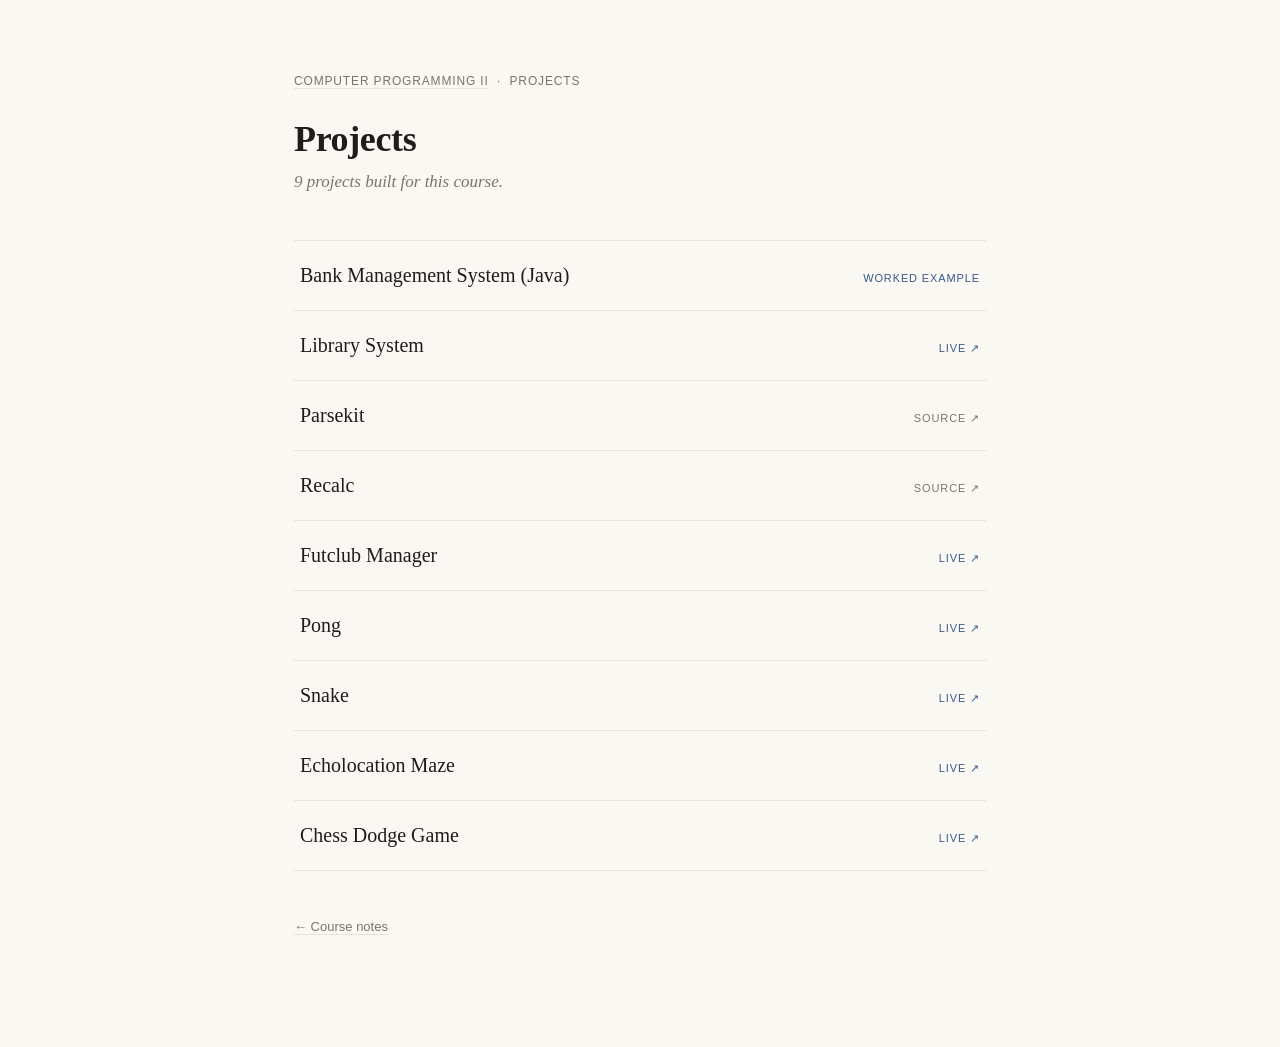
<file: projects.html>
<!doctype html>
<html lang="en">
<head>
<meta charset="utf-8">
<meta name="viewport" content="width=device-width, initial-scale=1">
<title>Projects — Computer Programming II</title>
<style>
  :root{--ink:#1f1d1a;--muted:#7a756c;--line:#e7e3da;--bg:#faf8f3;--accent:#3a5a8c;}
  *{box-sizing:border-box}
  body{margin:0;background:var(--bg);color:var(--ink);
    font:17px/1.65 Georgia,'Iowan Old Style','Times New Roman',serif;}
  .wrap{max-width:740px;margin:0 auto;padding:72px 24px 110px;}
  .crumb{font:12px/1.5 ui-sans-serif,-apple-system,Segoe UI,Roboto,sans-serif;
    letter-spacing:.07em;text-transform:uppercase;color:var(--muted);margin:0 0 30px;}
  .crumb a{color:var(--muted);text-decoration:none;border-bottom:1px solid var(--line);}
  .crumb a:hover{color:var(--accent);}
  h1{font-size:36px;line-height:1.1;margin:0 0 8px;letter-spacing:-.01em;}
  .sub{color:var(--muted);font-style:italic;margin:0 0 44px;}
  ul{list-style:none;margin:0;padding:0;}
  li{border-top:1px solid var(--line);}
  li:last-child{border-bottom:1px solid var(--line);}
  a.proj{display:flex;justify-content:space-between;align-items:baseline;gap:18px;
    padding:18px 6px;text-decoration:none;color:var(--ink);transition:background .15s;}
  a.proj:hover{background:#fff;}
  a.proj:hover .name{color:var(--accent);}
  .name{font-size:20px;}
  .tag{font:11px/1 ui-sans-serif,-apple-system,Segoe UI,Roboto,sans-serif;
    letter-spacing:.08em;text-transform:uppercase;color:var(--accent);white-space:nowrap;}
  .tag.src{color:var(--muted);}
  footer{margin-top:46px;font:13px/1.6 ui-sans-serif,-apple-system,Segoe UI,Roboto,sans-serif;}
  footer a{color:var(--muted);text-decoration:none;border-bottom:1px solid var(--line);}
  footer a:hover{color:var(--accent);}
</style>
</head>
<body>
  <div class="wrap">
    <div class="crumb"><a href="./index.html">Computer Programming II</a> &nbsp;·&nbsp; Projects</div>
    <h1>Projects</h1>
    <p class="sub">9 projects built for this course.</p>
    <ul>
      <li><a class="proj" href="./project.html"><span class="name">Bank Management System (Java)</span><span class="tag">Worked example</span></a></li>
      <li><a class="proj" href="https://andreaisabelmontana.github.io/library-system/"><span class="name">Library System</span><span class="tag">Live ↗</span></a></li>
      <li><a class="proj" href="https://github.com/andreaisabelmontana/parsekit"><span class="name">Parsekit</span><span class="tag src">Source ↗</span></a></li>
      <li><a class="proj" href="https://github.com/andreaisabelmontana/recalc"><span class="name">Recalc</span><span class="tag src">Source ↗</span></a></li>
      <li><a class="proj" href="https://andreaisabelmontana.github.io/futclub-manager/"><span class="name">Futclub Manager</span><span class="tag">Live ↗</span></a></li>
      <li><a class="proj" href="https://andreaisabelmontana.github.io/pong/"><span class="name">Pong</span><span class="tag">Live ↗</span></a></li>
      <li><a class="proj" href="https://andreaisabelmontana.github.io/snake/"><span class="name">Snake</span><span class="tag">Live ↗</span></a></li>
      <li><a class="proj" href="https://andreaisabelmontana.github.io/echolocation-maze/"><span class="name">Echolocation Maze</span><span class="tag">Live ↗</span></a></li>
      <li><a class="proj" href="https://andreaisabelmontana.github.io/chess-dodge-game/"><span class="name">Chess Dodge Game</span><span class="tag">Live ↗</span></a></li>
    </ul>
    <footer><a href="./course.html">← Course notes</a></footer>
  </div>
</body>
</html>
</file>
<file: css/styles.css>
:root {
  --bg: #faf9f7;
  --paper: #ffffff;
  --ink: #1a1d22;
  --ink-2: #5a6270;
  --line: #e3e6eb;
  --accent: #c14b27;       /* Java orange */
  --accent-soft: #f7e2d8;
  --code-bg: #1e1f26;
  --code-ink: #e6e7ec;
  --kw: #f78da7;
  --type: #7fd1ff;
  --str: #c8e07b;
  --com: #6b7080;
  --num: #ffd479;
  --max: 1200px;
}
* { box-sizing: border-box; }
html, body { margin: 0; padding: 0; }
body {
  background: var(--bg);
  color: var(--ink);
  font: 15.5px/1.6 "Inter", "Segoe UI", system-ui, sans-serif;
}
h1, h2, h3, h4 { font-family: "Source Serif Pro", "Georgia", serif; letter-spacing: -.005em; line-height: 1.25; }
h1 { font-size: 1.95rem; margin: .2em 0 .6em; }
h2 { font-size: 1.35rem; margin: 1.8em 0 .5em; }
h3 { font-size: 1.05rem; margin: 1.5em 0 .4em; color: var(--accent); }
p  { margin: .35em 0 .7em; }
a  { color: var(--accent); text-decoration: none; }
a:hover { text-decoration: underline; }
ul, ol { padding-left: 1.4rem; }
li { margin: .2em 0; }
button { font: inherit; cursor: pointer; padding: .45rem 1rem; border-radius: 6px; border: 1px solid var(--line); background: var(--paper); }
button:hover { background: var(--accent-soft); border-color: var(--accent); }
button.primary { background: var(--accent); color: #fff; border-color: var(--accent); }
button.primary:hover { background: #9d3a1d; }

/* ========================  TOP BAR  ===================================== */
#topbar {
  position: sticky; top: 0; z-index: 30;
  display: flex; align-items: center; gap: 1.5rem;
  padding: .85rem 1.5rem;
  background: rgba(255,255,255,.95);
  backdrop-filter: blur(6px);
  border-bottom: 1px solid var(--line);
}
.brand { display: flex; align-items: center; gap: .5rem; font-weight: 700; color: var(--ink); }
.brand:hover { text-decoration: none; }
.logo {
  font-family: "JetBrains Mono", Consolas, monospace; font-size: 1.2rem;
  background: var(--ink); color: var(--accent-soft);
  width: 32px; height: 32px; border-radius: 6px;
  display: inline-flex; align-items: center; justify-content: center;
}
.search { flex: 1; max-width: 380px; margin-left: 1rem; }
.search input {
  width: 100%; font: inherit; padding: .45rem .8rem;
  border-radius: 999px; border: 1px solid var(--line); background: var(--bg);
}
#topbar nav { display: flex; gap: 1.2rem; margin-left: auto; }
#topbar nav a {
  color: var(--ink-2); padding: .2rem 0;
  border-bottom: 2px solid transparent;
}
#topbar nav a.active { color: var(--ink); border-color: var(--accent); }
#topbar nav a:hover { color: var(--ink); text-decoration: none; }

/* ========================  LAYOUT  ====================================== */
#layout {
  display: grid; grid-template-columns: 280px 1fr;
  max-width: var(--max); margin: 0 auto; gap: 0;
  min-height: calc(100vh - 110px);
}

/* ========================  SIDEBAR  ===================================== */
#sidebar {
  background: var(--paper); border-right: 1px solid var(--line);
  padding: 1.4rem 1rem; position: sticky; top: 56px; align-self: start;
  max-height: calc(100vh - 56px); overflow: auto;
}
#sidebar h2 { font-size: .85rem; color: var(--ink-2); text-transform: uppercase; letter-spacing: .08em; margin: 0 0 .8rem; }
#lesson-list { list-style: none; padding: 0; margin: 0; counter-reset: lesson; }
#lesson-list li {
  counter-increment: lesson;
  padding: .35rem .6rem;
  border-radius: 6px; cursor: pointer; font-size: .92rem; color: var(--ink-2);
  display: flex; align-items: center; gap: .5rem;
  position: relative;
}
#lesson-list li:hover { background: var(--accent-soft); color: var(--ink); }
#lesson-list li.active { background: var(--ink); color: #fff; }
#lesson-list li.active .check { color: #6cd07e; }
#lesson-list li::before {
  content: counter(lesson, decimal-leading-zero);
  font-family: "JetBrains Mono", Consolas, monospace; font-size: .78rem; opacity: .65;
}
#lesson-list .check { color: #6cd07e; font-weight: bold; margin-left: auto; }
#lesson-list .check:empty { display: none; }

#progress-box { margin-top: 1.5rem; padding: 1rem; background: var(--bg); border-radius: 6px; }
.bar { background: var(--line); height: 6px; border-radius: 999px; overflow: hidden; }
#progress-fill { background: var(--accent); height: 100%; width: 0; transition: width .2s ease; }
#progress-label { font-size: .82rem; color: var(--ink-2); margin: .5rem 0; }
#reset-progress { font-size: .8rem; padding: .3rem .6rem; }

/* ========================  MAIN / LESSON  =============================== */
#main { padding: 2rem 2.5rem 3rem; max-width: 820px; }
.view { animation: fade .15s ease; }
@keyframes fade { from { opacity: 0; transform: translateY(4px); } to { opacity: 1; transform: none; } }
.tag { display: inline-block; background: var(--accent-soft); color: var(--accent); font-size: .75rem; padding: .15rem .55rem; border-radius: 999px; font-weight: 600; text-transform: uppercase; letter-spacing: .05em; margin-bottom: .8rem; }
.objectives, .takeaways, .pitfalls {
  background: var(--paper); border: 1px solid var(--line); border-left: 3px solid var(--accent);
  padding: .8rem 1.2rem; border-radius: 4px; margin: 1.2rem 0;
}
.objectives { border-left-color: #4caf94; }
.pitfalls { border-left-color: #d65a5a; }
.takeaways { border-left-color: var(--accent); }
.objectives h4, .pitfalls h4, .takeaways h4 { margin: .1em 0 .4em; font-family: "Inter", sans-serif; font-size: .85rem; text-transform: uppercase; letter-spacing: .07em; color: var(--ink-2); }

code { font-family: "JetBrains Mono", Consolas, monospace; font-size: .92em; background: var(--accent-soft); padding: .05em .35em; border-radius: 4px; }
pre {
  background: var(--code-bg); color: var(--code-ink);
  padding: 1rem 1.2rem; border-radius: 8px;
  overflow: auto; line-height: 1.45; font-size: .88rem;
  font-family: "JetBrains Mono", Consolas, monospace;
  margin: 1rem 0;
}
pre code { background: transparent; padding: 0; color: inherit; }
.kw { color: var(--kw); } .type { color: var(--type); } .str { color: var(--str); } .com { color: var(--com); font-style: italic; } .num { color: var(--num); }
.annot { color: #ffb6c1; }

table.matrix { border-collapse: collapse; width: 100%; margin: 1rem 0; font-size: .92rem; }
table.matrix th, table.matrix td { border: 1px solid var(--line); padding: .5rem .7rem; text-align: left; }
table.matrix th { background: var(--bg); }

.lesson-foot {
  display: flex; justify-content: space-between; align-items: center;
  margin-top: 2.5rem; padding-top: 1.5rem; border-top: 1px solid var(--line); gap: 1rem;
}
.mini-quiz { background: var(--paper); border: 1px solid var(--line); padding: 1.2rem 1.4rem; border-radius: 8px; margin: 1.5rem 0; }
.mini-quiz h3 { margin-top: 0; color: var(--ink); }
.mini-quiz .q { margin-bottom: 1rem; }
.mini-quiz .q p { margin: 0 0 .5rem; font-weight: 500; }
.mini-quiz label { display: block; padding: .4rem .7rem; border: 1px solid var(--line); border-radius: 6px; margin: .25rem 0; cursor: pointer; font-size: .92rem; }
.mini-quiz label:hover { background: var(--accent-soft); }
.mini-quiz label.correct { background: #e1f4e2; border-color: #6cd07e; }
.mini-quiz label.wrong { background: #fde0e0; border-color: #d65a5a; }
.mini-quiz .explain { font-size: .85rem; color: var(--ink-2); margin-top: .4rem; padding-left: .5rem; border-left: 2px solid var(--accent); }

/* ========================  QUIZ MODE  =================================== */
#view-quiz h1 { margin-bottom: .2rem; }
#view-quiz .lede { color: var(--ink-2); margin-bottom: 1.5rem; }
.quiz-card { background: var(--paper); border: 1px solid var(--line); padding: 1.8rem 2rem; border-radius: 10px; }
.quiz-header { display: flex; justify-content: space-between; color: var(--ink-2); font-size: .85rem; margin-bottom: 1rem; }
.quiz-q { font-size: 1.1rem; margin-bottom: 1rem; font-family: "Source Serif Pro", serif; }
.quiz-options { display: flex; flex-direction: column; gap: .5rem; margin-bottom: 1rem; }
.quiz-options button {
  text-align: left; padding: .65rem .9rem; background: var(--bg); border: 1px solid var(--line);
}
.quiz-options button.correct { background: #e1f4e2; border-color: #6cd07e; color: #226633; }
.quiz-options button.wrong { background: #fde0e0; border-color: #d65a5a; color: #993939; }
.quiz-options button[disabled] { cursor: default; }
.quiz-feedback { font-size: .9rem; color: var(--ink-2); margin-bottom: 1rem; min-height: 1.5em; }
.quiz-summary { text-align: center; padding: 2rem; }
.quiz-summary .score { font-size: 3rem; font-family: "Source Serif Pro", serif; color: var(--accent); }
.quiz-actions { display: flex; gap: .6rem; justify-content: flex-end; margin-top: 1rem; }

/* ========================  REFERENCE  =================================== */
#reference-root { display: grid; gap: 1.2rem; grid-template-columns: 1fr 1fr; }
.ref-card { background: var(--paper); border: 1px solid var(--line); padding: 1.2rem 1.4rem; border-radius: 8px; }
.ref-card h3 { margin-top: 0; }
.ref-card pre { font-size: .82rem; padding: .7rem .9rem; }

/* ========================  FOOTER  ====================================== */
footer { text-align: center; padding: 2rem 2rem 3rem; color: var(--ink-2); font-size: .85rem; border-top: 1px solid var(--line); margin-top: 2rem; }

/* ========================  TOAST  ======================================= */
#toast-root { position: fixed; right: 1rem; bottom: 1rem; display: flex; flex-direction: column; gap: .5rem; z-index: 50; }
.toast { background: var(--ink); color: #fff; padding: .65rem .9rem; border-radius: 6px; font-size: .9rem; max-width: 320px; box-shadow: 0 8px 20px rgba(0,0,0,.2); }
.toast.success { background: #226633; }
.toast.error { background: #993939; }

/* ========================  COURSEWORK  ================================== */
#coursework { margin-top: 2.5rem; padding-top: 1.8rem; border-top: 1px solid var(--line); }
#coursework h2 { margin-top: 0; }
#coursework .muted { color: var(--ink-2); margin: 0 0 .3rem; font-size: .95rem; }
.proj-grid { display: grid; grid-template-columns: repeat(auto-fill, minmax(216px, 1fr)); gap: .9rem; margin-top: 1.1rem; }
.proj-card {
  display: flex; flex-direction: column; gap: .25rem;
  padding: .85rem 1rem;
  border: 1px solid var(--line); border-left: 3px solid var(--accent);
  border-radius: 8px; background: var(--paper);
  box-shadow: 0 1px 2px rgba(26,29,34,.05);
  transition: box-shadow .2s ease, transform .2s ease;
}
.proj-card:hover { box-shadow: 0 8px 20px rgba(26,29,34,.1); transform: translateY(-2px); text-decoration: none; }
.proj-card b { font-family: "Source Serif Pro", "Georgia", serif; font-weight: 700; color: var(--ink); font-size: 1.05rem; }
.proj-card span { color: var(--ink-2); font-size: .88rem; line-height: 1.45; }
.proj-card::after { content: "live ↗"; font-size: .72rem; color: var(--accent); margin-top: .25rem; letter-spacing: .04em; font-family: "JetBrains Mono", Consolas, monospace; }
.proj-card.src::after { content: "source ↗"; }

/* ========================  RESPONSIVE  ================================== */
@media (max-width: 900px) {
  #layout { grid-template-columns: 1fr; }
  #sidebar { position: static; max-height: none; border-right: none; border-bottom: 1px solid var(--line); }
  #main { padding: 1.5rem 1.2rem; }
  .search { display: none; }
  #reference-root { grid-template-columns: 1fr; }
}
</file>
